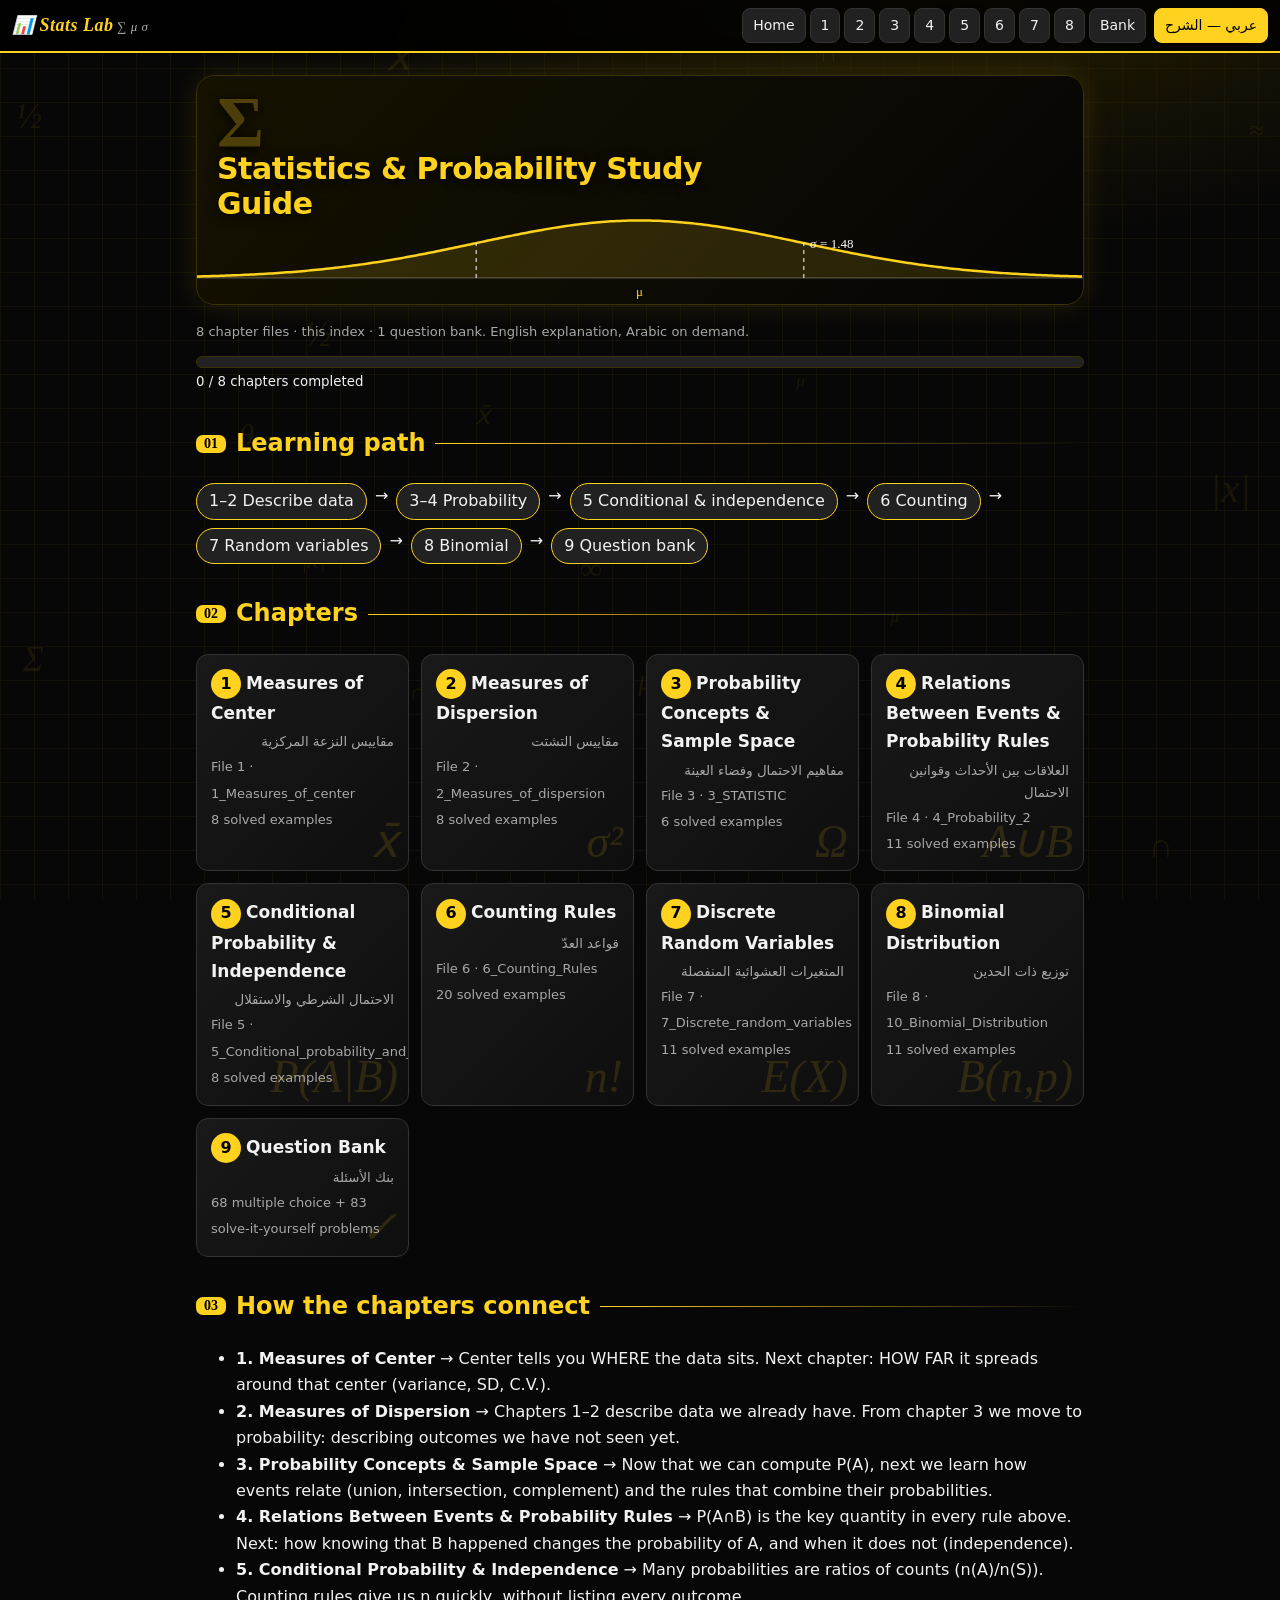
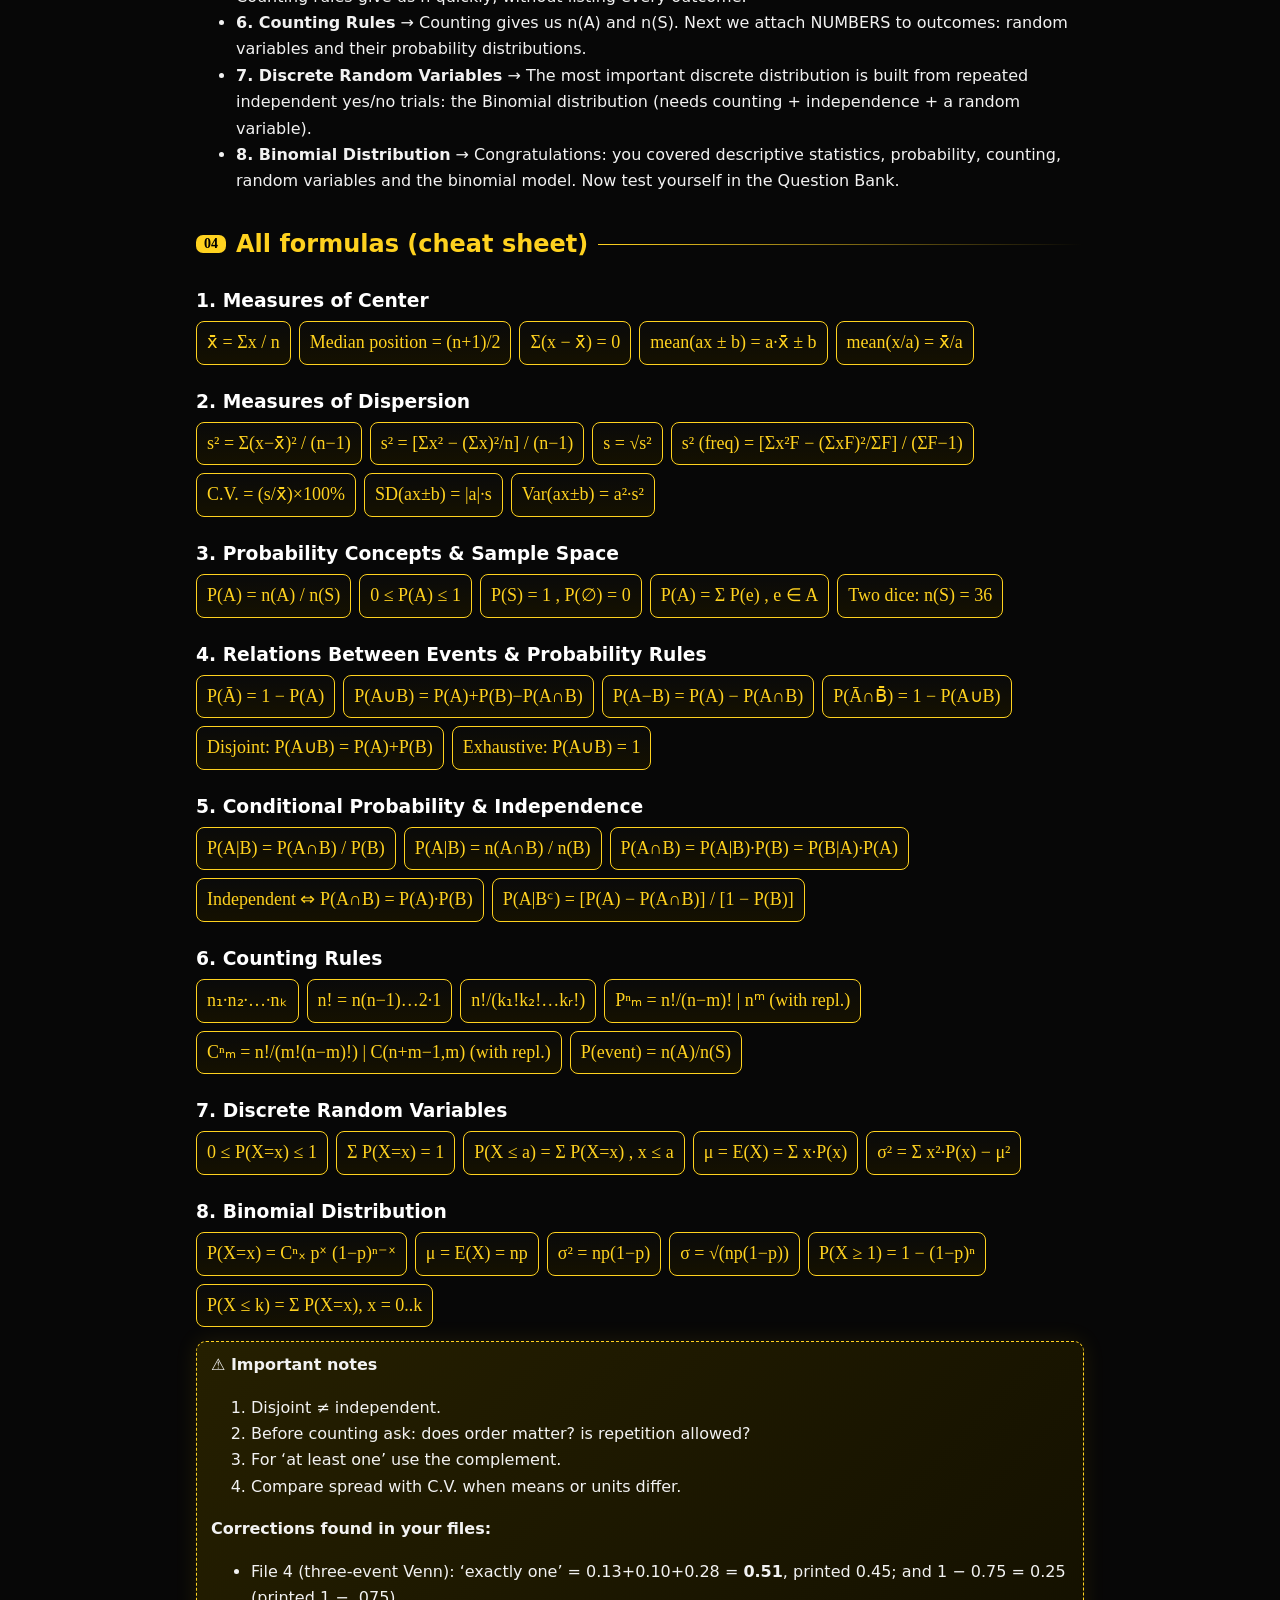
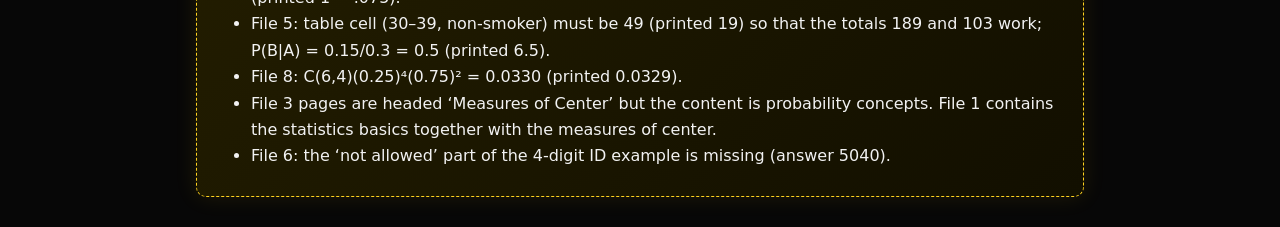
<file: index.html>
<!DOCTYPE html>
<html lang='en'>

<head>
    <meta charset='utf-8'>
    <meta name='viewport' content='width=device-width,initial-scale=1'>
    <title>Statistics & Probability Study Guide</title>
    <link rel='stylesheet' href='assets/style.css'>
</head>

<body data-p='00'><canvas id='bg'></canvas>
    <div id='sp'></div>
    <header><b>📊 Stats Lab</b>
        <nav><a href='index.html' class=''>Home</a><a href='01_Measures_of_Center.html' class=''>1</a><a
                href='02_Measures_of_Dispersion.html' class=''>2</a><a href='03_Probability_Concepts.html'
                class=''>3</a><a href='04_Probability_Rules.html' class=''>4</a><a
                href='05_Conditional_Probability_Independence.html' class=''>5</a><a href='06_Counting_Rules.html'
                class=''>6</a><a href='07_Discrete_Random_Variables.html' class=''>7</a><a
                href='08_Binomial_Distribution.html' class=''>8</a><a href='09_Question_Bank.html' class=''>Bank</a>
        </nav><button id='tr' class='y'>عربي — الشرح</button>
    </header>
    <main>
        <section class='hero'><canvas id='hv'></canvas>
            <div class='txt'>
                <div class='big'>Σ</div>
                <h1>Statistics & Probability Study Guide</h1>
                <div class='ar'>دليل الإحصاء والاحتمالات</div>
            </div>
        </section>
        <div class='ar'>دليل دراسة شامل: 8 فصول بنفس ترتيب ملفاتك + بنك أسئلة. اضغط زر (عربي) لإظهار الشرح العربي.</div>
        <p class='src'>8 chapter files · this index · 1 question bank. English explanation, Arabic on demand.</p>
        <div id='prog'>
            <div class='bar'><i></i></div><small id='pt'></small>
        </div>
        <h2>Learning path</h2>
        <div class='path'><span>1–2 Describe data</span>→<span>3–4 Probability</span>→<span>5 Conditional &
                independence</span>→<span>6 Counting</span>→<span>7 Random variables</span>→<span>8
                Binomial</span>→<span>9 Question bank</span></div>
        <h2>Chapters</h2>
        <div class='grid'><a class='card' data-k='1' href='01_Measures_of_Center.html'><i>1</i> <b>Measures of
                    Center</b><small>مقاييس النزعة المركزية</small><span class='src'>File 1 · 1_Measures_of_center<br>8
                    solved examples</span><u>x̄</u></a><a class='card' data-k='2'
                href='02_Measures_of_Dispersion.html'><i>2</i> <b>Measures of Dispersion</b><small>مقاييس
                    التشتت</small><span class='src'>File 2 · 2_Measures_of_dispersion<br>8 solved
                    examples</span><u>σ²</u></a><a class='card' data-k='3' href='03_Probability_Concepts.html'><i>3</i>
                <b>Probability Concepts & Sample Space</b><small>مفاهيم الاحتمال وفضاء العينة</small><span
                    class='src'>File 3 · 3_STATISTIC<br>6 solved examples</span><u>Ω</u></a><a class='card' data-k='4'
                href='04_Probability_Rules.html'><i>4</i> <b>Relations Between Events & Probability
                    Rules</b><small>العلاقات بين الأحداث وقوانين الاحتمال</small><span class='src'>File 4 ·
                    4_Probability_2<br>11 solved examples</span><u>A∪B</u></a><a class='card' data-k='5'
                href='05_Conditional_Probability_Independence.html'><i>5</i> <b>Conditional Probability &
                    Independence</b><small>الاحتمال الشرطي والاستقلال</small><span class='src'>File 5 ·
                    5_Conditional_probability_and_Independence<br>8 solved examples</span><u>P(A|B)</u></a><a
                class='card' data-k='6' href='06_Counting_Rules.html'><i>6</i> <b>Counting Rules</b><small>قواعد
                    العدّ</small><span class='src'>File 6 · 6_Counting_Rules<br>20 solved examples</span><u>n!</u></a><a
                class='card' data-k='7' href='07_Discrete_Random_Variables.html'><i>7</i> <b>Discrete Random
                    Variables</b><small>المتغيرات العشوائية المنفصلة</small><span class='src'>File 7 ·
                    7_Discrete_random_variables<br>11 solved examples</span><u>E(X)</u></a><a class='card' data-k='8'
                href='08_Binomial_Distribution.html'><i>8</i> <b>Binomial Distribution</b><small>توزيع ذات
                    الحدين</small><span class='src'>File 8 · 10_Binomial_Distribution<br>11 solved
                    examples</span><u>B(n,p)</u></a><a class='card' href='09_Question_Bank.html'><i>9</i> <b>Question
                    Bank</b><small>بنك الأسئلة</small><span class='src'>68 multiple choice + 83 solve-it-yourself
                    problems</span><u>✓</u></a></div>
        <h2>How the chapters connect</h2>
        <ul>
            <li><b>1. Measures of Center</b> → Center tells you WHERE the data sits. Next chapter: HOW FAR it spreads
                around that center (variance, SD, C.V.).</li>
            <li><b>2. Measures of Dispersion</b> → Chapters 1–2 describe data we already have. From chapter 3 we move to
                probability: describing outcomes we have not seen yet.</li>
            <li><b>3. Probability Concepts & Sample Space</b> → Now that we can compute P(A), next we learn how events
                relate (union, intersection, complement) and the rules that combine their probabilities.</li>
            <li><b>4. Relations Between Events & Probability Rules</b> → P(A∩B) is the key quantity in every rule above.
                Next: how knowing that B happened changes the probability of A, and when it does not (independence).
            </li>
            <li><b>5. Conditional Probability & Independence</b> → Many probabilities are ratios of counts (n(A)/n(S)).
                Counting rules give us n quickly, without listing every outcome.</li>
            <li><b>6. Counting Rules</b> → Counting gives us n(A) and n(S). Next we attach NUMBERS to outcomes: random
                variables and their probability distributions.</li>
            <li><b>7. Discrete Random Variables</b> → The most important discrete distribution is built from repeated
                independent yes/no trials: the Binomial distribution (needs counting + independence + a random
                variable).</li>
            <li><b>8. Binomial Distribution</b> → Congratulations: you covered descriptive statistics, probability,
                counting, random variables and the binomial model. Now test yourself in the Question Bank.</li>
        </ul>
        <h2>All formulas (cheat sheet)</h2>
        <h3>1. Measures of Center</h3>
        <div class='f'>
            <code>x̄ = Σx / n</code><code>Median position = (n+1)/2</code><code>Σ(x − x̄) = 0</code><code>mean(ax ± b) = a·x̄ ± b</code><code>mean(x/a) = x̄/a</code>
        </div>
        <h3>2. Measures of Dispersion</h3>
        <div class='f'>
            <code>s² = Σ(x−x̄)² / (n−1)</code><code>s² = [Σx² − (Σx)²/n] / (n−1)</code><code>s = √s²</code><code>s² (freq) = [Σx²F − (ΣxF)²/ΣF] / (ΣF−1)</code><code>C.V. = (s/x̄)×100%</code><code>SD(ax±b) = |a|·s</code><code>Var(ax±b) = a²·s²</code>
        </div>
        <h3>3. Probability Concepts & Sample Space</h3>
        <div class='f'>
            <code>P(A) = n(A) / n(S)</code><code>0 ≤ P(A) ≤ 1</code><code>P(S) = 1 , P(∅) = 0</code><code>P(A) = Σ P(e) , e ∈ A</code><code>Two dice: n(S) = 36</code>
        </div>
        <h3>4. Relations Between Events & Probability Rules</h3>
        <div class='f'>
            <code>P(Ā) = 1 − P(A)</code><code>P(A∪B) = P(A)+P(B)−P(A∩B)</code><code>P(A−B) = P(A) − P(A∩B)</code><code>P(Ā∩B̄) = 1 − P(A∪B)</code><code>Disjoint: P(A∪B) = P(A)+P(B)</code><code>Exhaustive: P(A∪B) = 1</code>
        </div>
        <h3>5. Conditional Probability & Independence</h3>
        <div class='f'>
            <code>P(A|B) = P(A∩B) / P(B)</code><code>P(A|B) = n(A∩B) / n(B)</code><code>P(A∩B) = P(A|B)·P(B) = P(B|A)·P(A)</code><code>Independent ⇔ P(A∩B) = P(A)·P(B)</code><code>P(A|Bᶜ) = [P(A) − P(A∩B)] / [1 − P(B)]</code>
        </div>
        <h3>6. Counting Rules</h3>
        <div class='f'>
            <code>n₁·n₂·…·nₖ</code><code>n! = n(n−1)…2·1</code><code>n!/(k₁!k₂!…kᵣ!)</code><code>Pⁿₘ = n!/(n−m)!   |  nᵐ (with repl.)</code><code>Cⁿₘ = n!/(m!(n−m)!)  |  C(n+m−1,m) (with repl.)</code><code>P(event) = n(A)/n(S)</code>
        </div>
        <h3>7. Discrete Random Variables</h3>
        <div class='f'>
            <code>0 ≤ P(X=x) ≤ 1</code><code>Σ P(X=x) = 1</code><code>P(X ≤ a) = Σ P(X=x) , x ≤ a</code><code>μ = E(X) = Σ x·P(x)</code><code>σ² = Σ x²·P(x) − μ²</code>
        </div>
        <h3>8. Binomial Distribution</h3>
        <div class='f'>
            <code>P(X=x) = Cⁿₓ pˣ (1−p)ⁿ⁻ˣ</code><code>μ = E(X) = np</code><code>σ² = np(1−p)</code><code>σ = √(np(1−p))</code><code>P(X ≥ 1) = 1 − (1−p)ⁿ</code><code>P(X ≤ k) = Σ P(X=x), x = 0..k</code>
        </div>
        <div class='tip'><b>⚠ Important notes</b>
            <ol>
                <li>Disjoint ≠ independent.</li>
                <li>Before counting ask: does order matter? is repetition allowed?</li>
                <li>For ‘at least one’ use the complement.</li>
                <li>Compare spread with C.V. when means or units differ.</li>
            </ol><b>Corrections found in your files:</b>
            <ul>
                <li>File 4 (three-event Venn): ‘exactly one’ = 0.13+0.10+0.28 = <b>0.51</b>, printed 0.45; and 1 − 0.75
                    = 0.25 (printed 1 − .075).</li>
                <li>File 5: table cell (30–39, non-smoker) must be 49 (printed 19) so that the totals 189 and 103 work;
                    P(B|A) = 0.15/0.3 = 0.5 (printed 6.5).</li>
                <li>File 8: C(6,4)(0.25)⁴(0.75)² = 0.0330 (printed 0.0329).</li>
                <li>File 3 pages are headed ‘Measures of Center’ but the content is probability concepts. File 1
                    contains the statistics basics together with the measures of center.</li>
                <li>File 6: the ‘not allowed’ part of the 4-digit ID example is missing (answer 5040).</li>
            </ul>
            <div class='ar'>ملاحظات مهمة: المتنافي ≠ المستقل. قبل العدّ اسأل: هل الترتيب مهم؟ هل يوجد إرجاع؟ وتصحيحات
                الملفات مذكورة أعلاه (0.51 بدل 0.45، والخلية 49 بدل 19، و0.5 بدل 6.5).</div>
        </div>
    </main>
    <script src='assets/app.js'></script>
    <script src='assets/fx.js'></script>
</body>

</html>
</file>
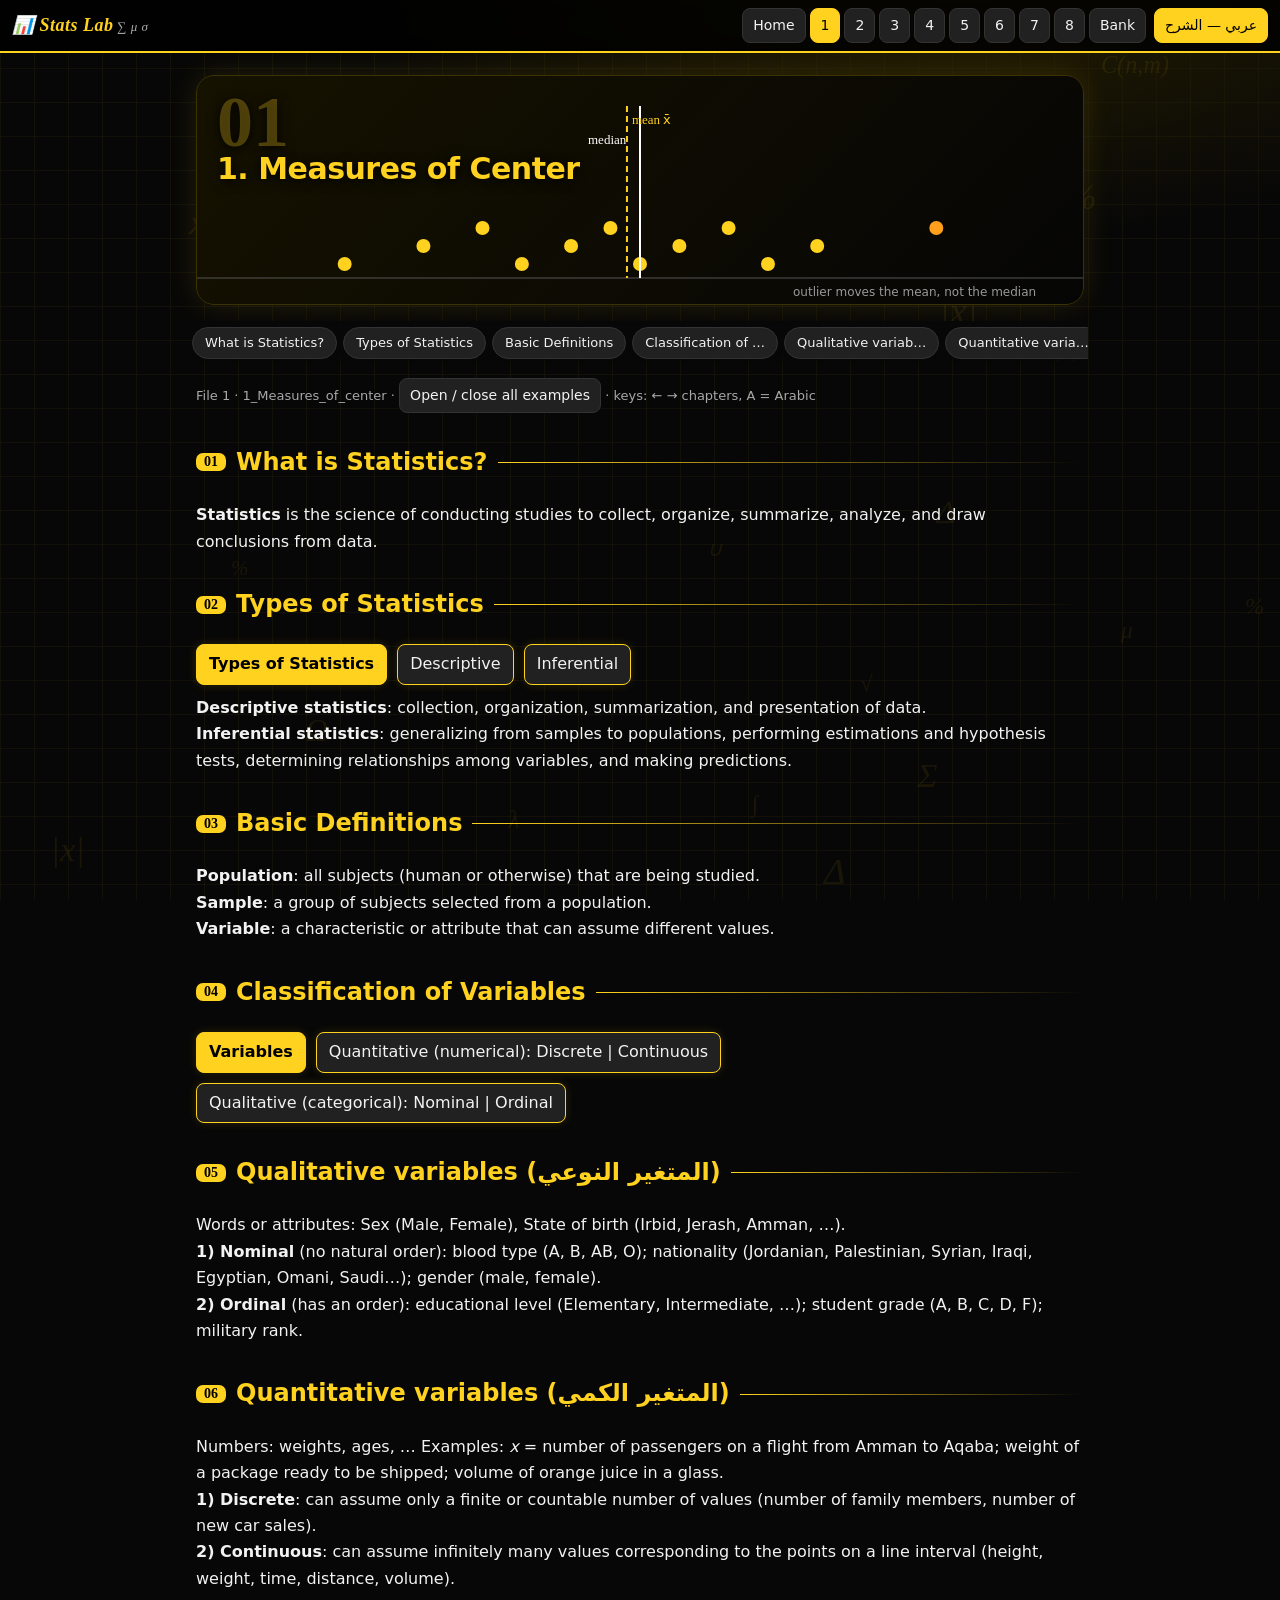
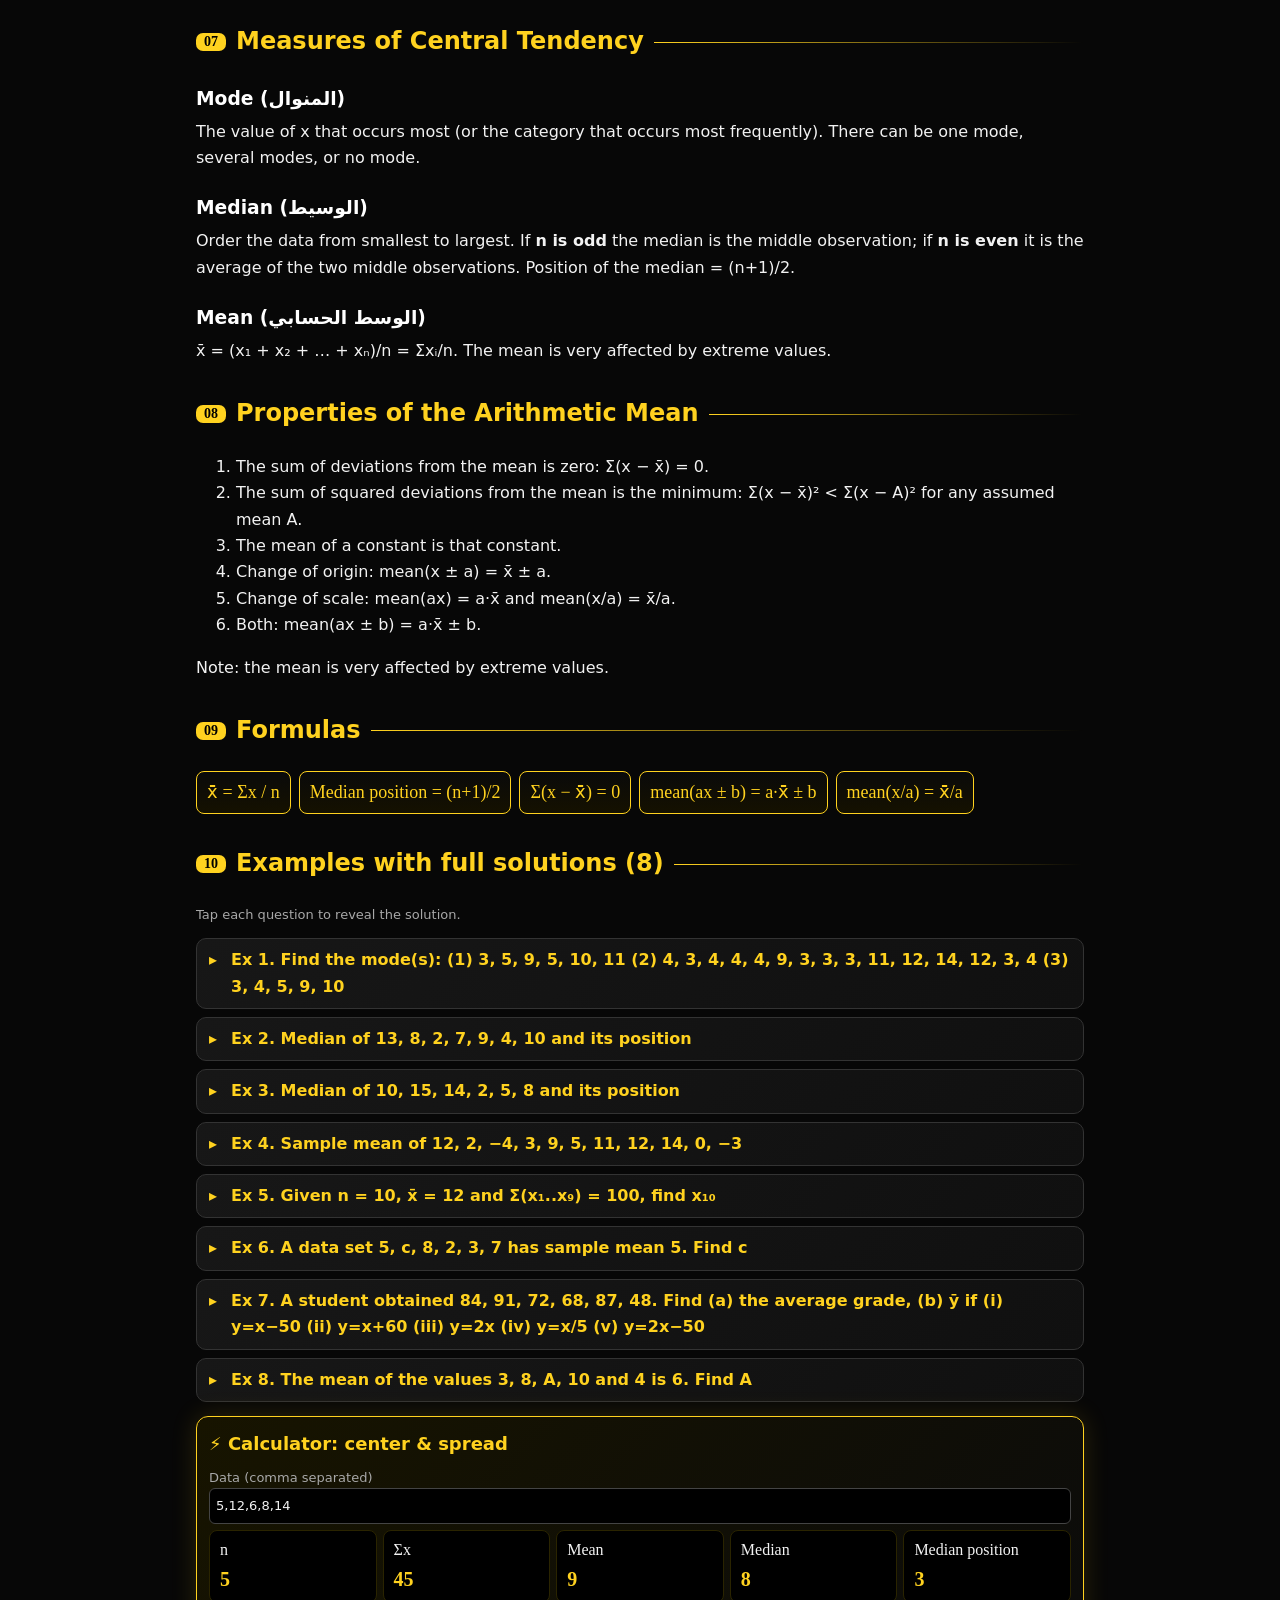
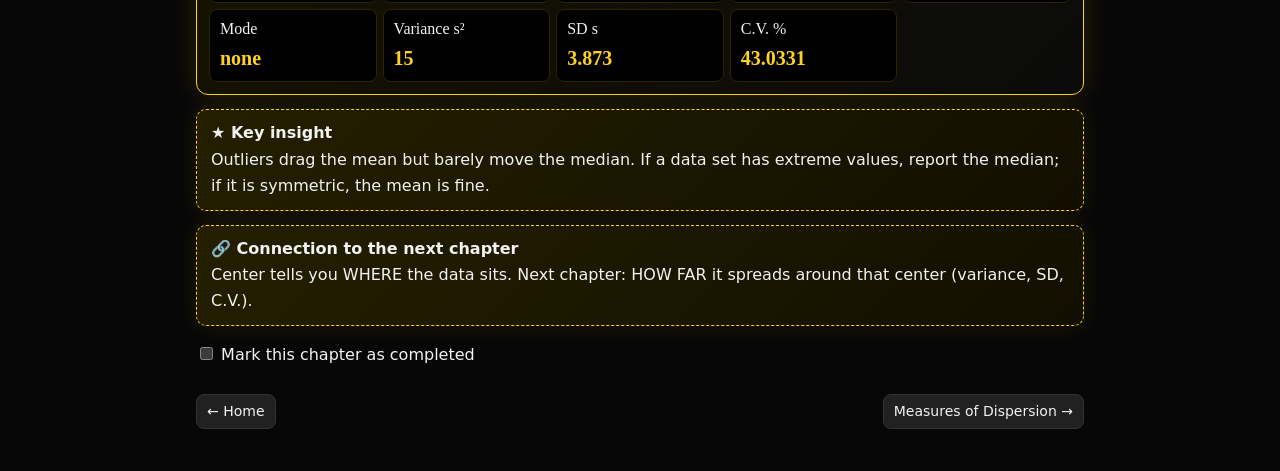
<file: 01_Measures_of_Center.html>
<!DOCTYPE html>
<html lang='en'>

<head>
    <meta charset='utf-8'>
    <meta name='viewport' content='width=device-width,initial-scale=1'>
    <title>1. Measures of Center</title>
    <link rel='stylesheet' href='assets/style.css'>
</head>

<body data-p='01'><canvas id='bg'></canvas>
    <div id='sp'></div>
    <header><b>📊 Stats Lab</b>
        <nav><a href='index.html' class=''>Home</a><a href='01_Measures_of_Center.html' class='on'>1</a><a
                href='02_Measures_of_Dispersion.html' class=''>2</a><a href='03_Probability_Concepts.html'
                class=''>3</a><a href='04_Probability_Rules.html' class=''>4</a><a
                href='05_Conditional_Probability_Independence.html' class=''>5</a><a href='06_Counting_Rules.html'
                class=''>6</a><a href='07_Discrete_Random_Variables.html' class=''>7</a><a
                href='08_Binomial_Distribution.html' class=''>8</a><a href='09_Question_Bank.html' class=''>Bank</a>
        </nav><button id='tr' class='y'>عربي — الشرح</button>
    </header>
    <main>
        <section class='hero'><canvas id='hv'></canvas>
            <div class='txt'>
                <div class='big'>01</div>
                <h1>1. Measures of Center</h1>
                <div class='ar'>مقاييس النزعة المركزية</div>
            </div>
        </section>
        <div class='toc'><a href='#s0'>What is Statistics?</a><a href='#s1'>Types of Statistics</a><a href='#s2'>Basic
                Definitions</a><a href='#s3'>Classification of …</a><a href='#s4'>Qualitative variab…</a><a
                href='#s5'>Quantitative varia…</a><a href='#s6'>Measures of Centra…</a><a href='#s7'>Properties of the
                …</a><a href='#fm'>Formulas</a><a href='#ex'>Examples</a><a href='#tool'>Try it</a></div>
        <p class='src'>File 1 · 1_Measures_of_center · <button id='openall'>Open / close all examples</button> · keys: ←
            → chapters, A = Arabic</p>
        <h2 id='s0'>What is Statistics?</h2>
        <p><b>Statistics</b> is the science of conducting studies to collect, organize, summarize, analyze, and draw
            conclusions from data.</p>
        <div class='ar'>الإحصاء هو العلم الذي يهتم بجمع المعلومات وتنظيمها وتحليلها واستخلاص النتائج.</div>
        <h2 id='s1'>Types of Statistics</h2>
        <p>
        <div class='tree'>
            <div class='r'>Types of Statistics</div>
            <div>Descriptive</div>
            <div>Inferential</div>
        </div><b>Descriptive statistics</b>: collection, organization, summarization, and presentation of
        data.<br><b>Inferential statistics</b>: generalizing from samples to populations, performing estimations and
        hypothesis tests, determining relationships among variables, and making predictions.</p>
        <div class='ar'>الوصفي: جمع البيانات وتنظيمها وتلخيصها وعرضها. الاستدلالي: التعميم من العينات إلى المجتمع، ويضم
            التقديرات واختبارات الفرضيات وتحديد العلاقات بين المتغيرات وصنع التنبؤات.</div>
        <h2 id='s2'>Basic Definitions</h2>
        <p><b>Population</b>: all subjects (human or otherwise) that are being studied.<br><b>Sample</b>: a group of
            subjects selected from a population.<br><b>Variable</b>: a characteristic or attribute that can assume
            different values.</p>
        <div class='ar'>المجتمع: جميع المفردات (بشر أو غيرهم) محل الدراسة. العينة: مجموعة مختارة من المجتمع. المتغير:
            خاصية أو صفة تأخذ قيماً مختلفة.</div>
        <h2 id='s3'>Classification of Variables</h2>
        <p>
        <div class='tree'>
            <div class='r'>Variables</div>
            <div>Quantitative (numerical): Discrete | Continuous</div>
            <div>Qualitative (categorical): Nominal | Ordinal</div>
        </div>
        </p>
        <div class='ar'>تصنيف المتغيرات: كمي (منفصل، متصل) ونوعي (اسمي، ترتيبي).</div>
        <h2 id='s4'>Qualitative variables (المتغير النوعي)</h2>
        <p>Words or attributes: Sex (Male, Female), State of birth (Irbid, Jerash, Amman, …).<br><b>1) Nominal</b> (no
            natural order): blood type (A, B, AB, O); nationality (Jordanian, Palestinian, Syrian, Iraqi, Egyptian,
            Omani, Saudi…); gender (male, female).<br><b>2) Ordinal</b> (has an order): educational level (Elementary,
            Intermediate, …); student grade (A, B, C, D, F); military rank.</p>
        <div class='ar'>المتغير النوعي يعبّر عن كلمات أو صفات. الاسمي بدون ترتيب (فصيلة الدم، الجنسية، الجنس)، والترتيبي
            له ترتيب (المستوى التعليمي، العلامة، الرتبة العسكرية).</div>
        <h2 id='s5'>Quantitative variables (المتغير الكمي)</h2>
        <p>Numbers: weights, ages, … Examples: <i>x</i> = number of passengers on a flight from Amman to Aqaba; weight
            of a package ready to be shipped; volume of orange juice in a glass.<br><b>1) Discrete</b>: can assume only
            a finite or countable number of values (number of family members, number of new car sales).<br><b>2)
                Continuous</b>: can assume infinitely many values corresponding to the points on a line interval
            (height, weight, time, distance, volume).</p>
        <div class='ar'>الكمي أرقام. المنفصل: قيم محدودة أو قابلة للعد (عدد أفراد الأسرة). المتصل: قيم لا نهائية على
            فترة (الطول، الوزن، الزمن، المسافة، الحجم).</div>
        <h2 id='s6'>Measures of Central Tendency</h2>
        <p>
        <h3>Mode (المنوال)</h3>The value of x that occurs most (or the category that occurs most frequently). There can
        be one mode, several modes, or no mode.<h3>Median (الوسيط)</h3>Order the data from smallest to largest. If <b>n
            is odd</b> the median is the middle observation; if <b>n is even</b> it is the average of the two middle
        observations. Position of the median = (n+1)/2.<h3>Mean (الوسط الحسابي)</h3>x̄ = (x₁ + x₂ + … + xₙ)/n = Σxᵢ/n.
        The mean is very affected by extreme values.</p>
        <div class='ar'>المنوال: القيمة الأكثر تكراراً. الوسيط: القيمة الوسطى بعد الترتيب (فردي: القيمة الوسطى، زوجي:
            متوسط القيمتين الوسطيتين) وموقعه (n+1)/2. الوسط الحسابي: المجموع ÷ العدد ويتأثر كثيراً بالقيم المتطرفة.
        </div>
        <h2 id='s7'>Properties of the Arithmetic Mean</h2>
        <p>
        <ol>
            <li>The sum of deviations from the mean is zero: Σ(x − x̄) = 0.</li>
            <li>The sum of squared deviations from the mean is the minimum: Σ(x − x̄)² &lt; Σ(x − A)² for any assumed
                mean A.</li>
            <li>The mean of a constant is that constant.</li>
            <li>Change of origin: mean(x ± a) = x̄ ± a.</li>
            <li>Change of scale: mean(ax) = a·x̄ and mean(x/a) = x̄/a.</li>
            <li>Both: mean(ax ± b) = a·x̄ ± b.</li>
        </ol>Note: the mean is very affected by extreme values.</p>
        <div class='ar'>خصائص الوسط: مجموع الانحرافات = 0؛ مجموع مربعات الانحرافات أصغر ما يمكن؛ وسط الثابت هو الثابت؛
            الإضافة تغيّر الوسط بنفس المقدار؛ الضرب يضرب الوسط؛ والتحويل الخطي mean(ax±b)=a·x̄±b.</div>
        <h2 id='fm'>Formulas</h2>
        <div class='f'>
            <code>x̄ = Σx / n</code><code>Median position = (n+1)/2</code><code>Σ(x − x̄) = 0</code><code>mean(ax ± b) = a·x̄ ± b</code><code>mean(x/a) = x̄/a</code>
        </div>
        <h2 id='ex'>Examples with full solutions (8)</h2>
        <p class='src'>Tap each question to reveal the solution.</p>
        <details>
            <summary>Ex 1. Find the mode(s): (1) 3, 5, 9, 5, 10, 11 (2) 4, 3, 4, 4, 4, 9, 3, 3, 3, 11, 12, 14, 12, 3, 4
                (3) 3, 4, 5, 9, 10</summary>
            <p>(1) Mode = 5 (appears twice).<br>(2) 3 and 4 each appear 5 times → modes are 3 and 4 (bimodal).<br>(3) No
                value repeats → no mode.</p>
        </details>
        <details>
            <summary>Ex 2. Median of 13, 8, 2, 7, 9, 4, 10 and its position</summary>
            <p>Sort: 2, 4, 7, 8, 9, 10, 13 (n = 7, odd).<br>Median = 8. Position = ½(7+1) = 4.</p>
        </details>
        <details>
            <summary>Ex 3. Median of 10, 15, 14, 2, 5, 8 and its position</summary>
            <p>Sort: 2, 5, 8, 10, 14, 15 (n = 6, even).<br>Median = (8+10)/2 = 9. Position = ½(6+1) = 3.5 (between the
                3rd and 4th).</p>
        </details>
        <details>
            <summary>Ex 4. Sample mean of 12, 2, −4, 3, 9, 5, 11, 12, 14, 0, −3</summary>
            <p>Σx = 12+2+(−4)+3+9+5+11+12+14+0+(−3) = 61, n = 11.<br>x̄ = 61/11 = 5.55.</p>
        </details>
        <details>
            <summary>Ex 5. Given n = 10, x̄ = 12 and Σ(x₁..x₉) = 100, find x₁₀</summary>
            <p>Total = n·x̄ = 10·12 = 120.<br>x₁₀ = 120 − 100 = <b>20</b>.</p>
        </details>
        <details>
            <summary>Ex 6. A data set 5, c, 8, 2, 3, 7 has sample mean 5. Find c</summary>
            <p>Σx must be 6·5 = 30. Known sum = 5+8+2+3+7 = 25.<br>25 + c = 30 → <b>c = 5</b>.</p>
        </details>
        <details>
            <summary>Ex 7. A student obtained 84, 91, 72, 68, 87, 48. Find (a) the average grade, (b) ȳ if (i) y=x−50
                (ii) y=x+60 (iii) y=2x (iv) y=x/5 (v) y=2x−50</summary>
            <p>(a) Σx = 450, x̄ = 450/6 = 75.<br>(b)(i) ȳ = 75 − 50 = 25<br>(ii) ȳ = 75 + 60 = 135<br>(iii) ȳ = 2·75 =
                150<br>(iv) ȳ = 75/5 = 15<br>(v) ȳ = 2·75 − 50 = 100</p>
        </details>
        <details>
            <summary>Ex 8. The mean of the values 3, 8, A, 10 and 4 is 6. Find A</summary>
            <p>Σx = 25 + A, n = 5. (25 + A)/5 = 6 → 25 + A = 30 → <b>A = 5</b>.</p>
        </details>
        <div class='w' id='tool' data-w='stat'></div>
        <div class='tip'><b>★ Key insight</b><br>Outliers drag the mean but barely move the median. If a data set has
            extreme values, report the median; if it is symmetric, the mean is fine.<div class='ar'>القيم المتطرفة تسحب
                الوسط الحسابي ولا تؤثر كثيراً على الوسيط. عند وجود قيم شاذة استخدم الوسيط.</div>
        </div>
        <div class='tip'><b>🔗 Connection to the next chapter</b><br>Center tells you WHERE the data sits. Next chapter:
            HOW FAR it spreads around that center (variance, SD, C.V.).<div class='ar'>المركز يخبرنا أين تتركز البيانات،
                والفصل التالي يقيس مدى انتشارها حوله.</div>
        </div>
        <p><label><input type='checkbox' id='done' data-k='1' style='width:auto'> Mark this chapter as completed</label>
        </p>
        <div class='pn'><a class='btn' href='index.html'>← Home</a><a class='btn y'
                href='02_Measures_of_Dispersion.html'>Measures of Dispersion →</a></div>
    </main>
    <script src='assets/app.js'></script>
    <script src='assets/fx.js'></script>
</body>

</html>
</file>
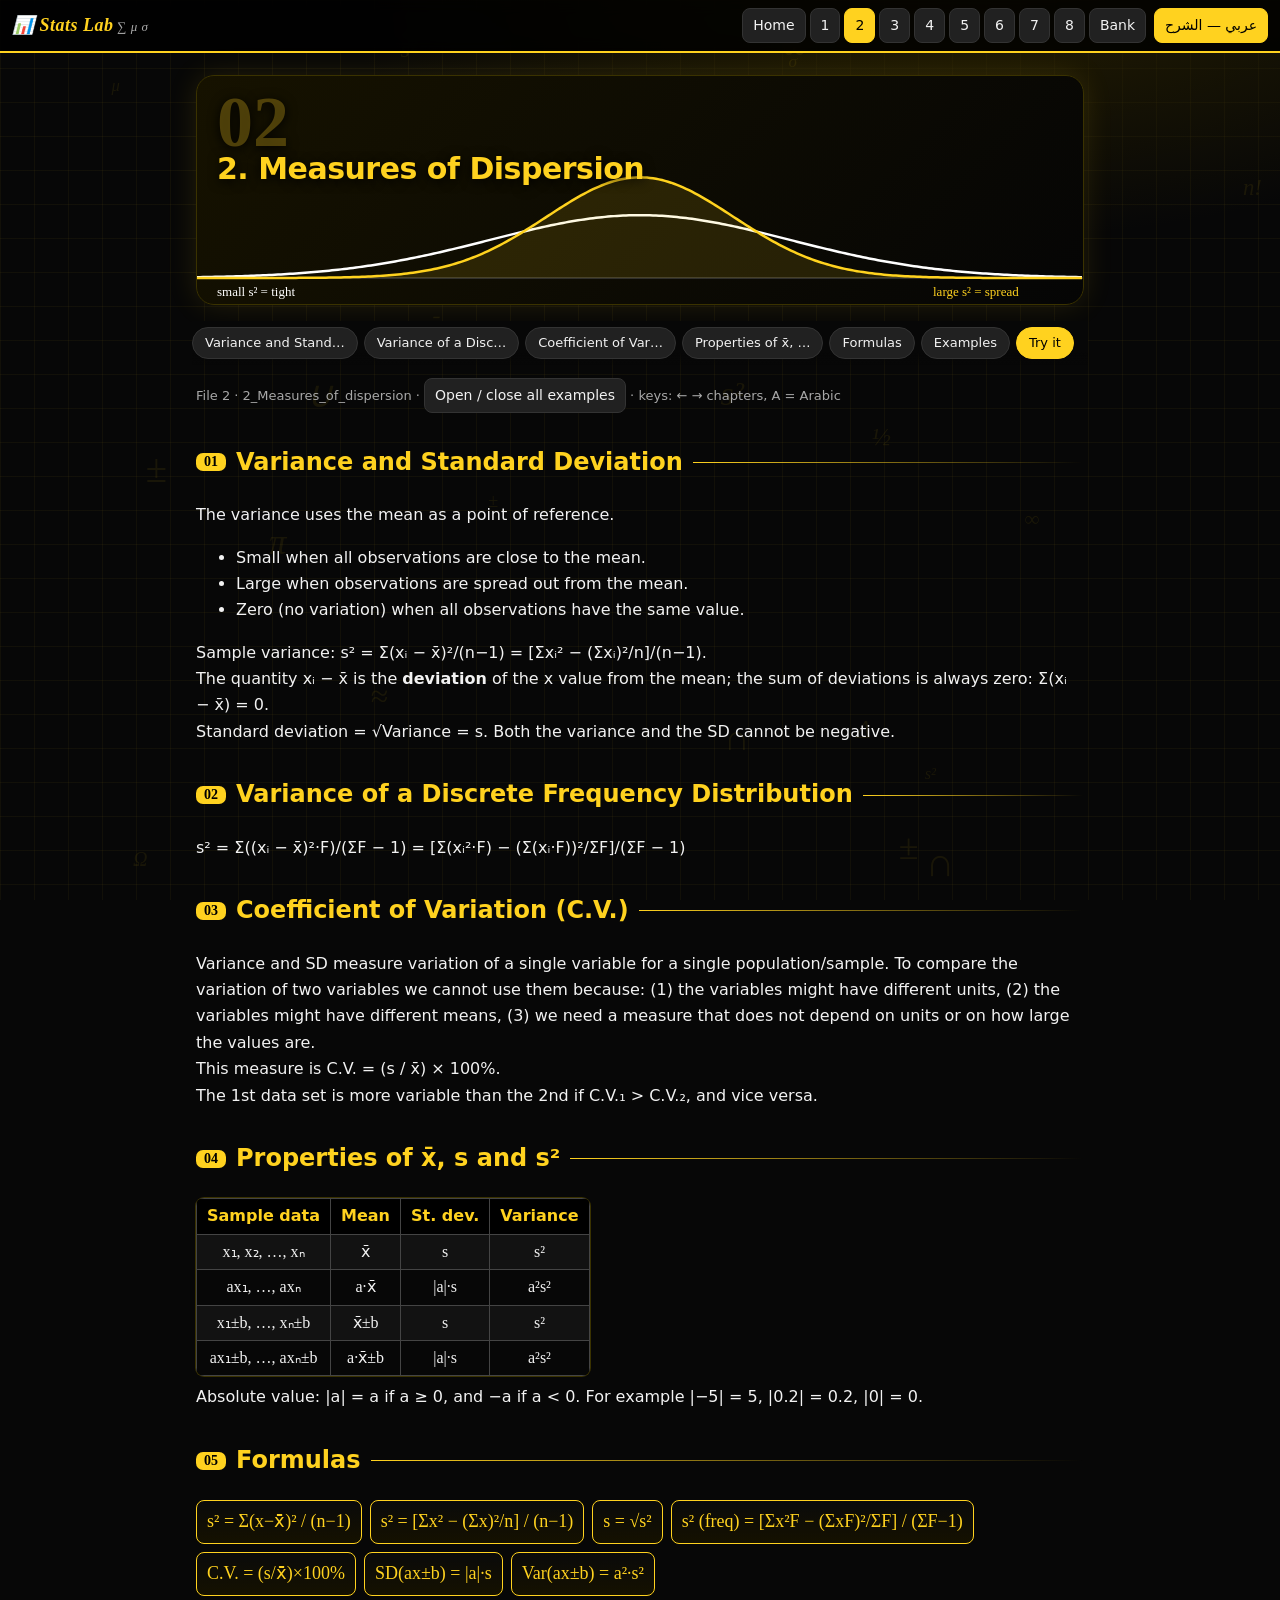
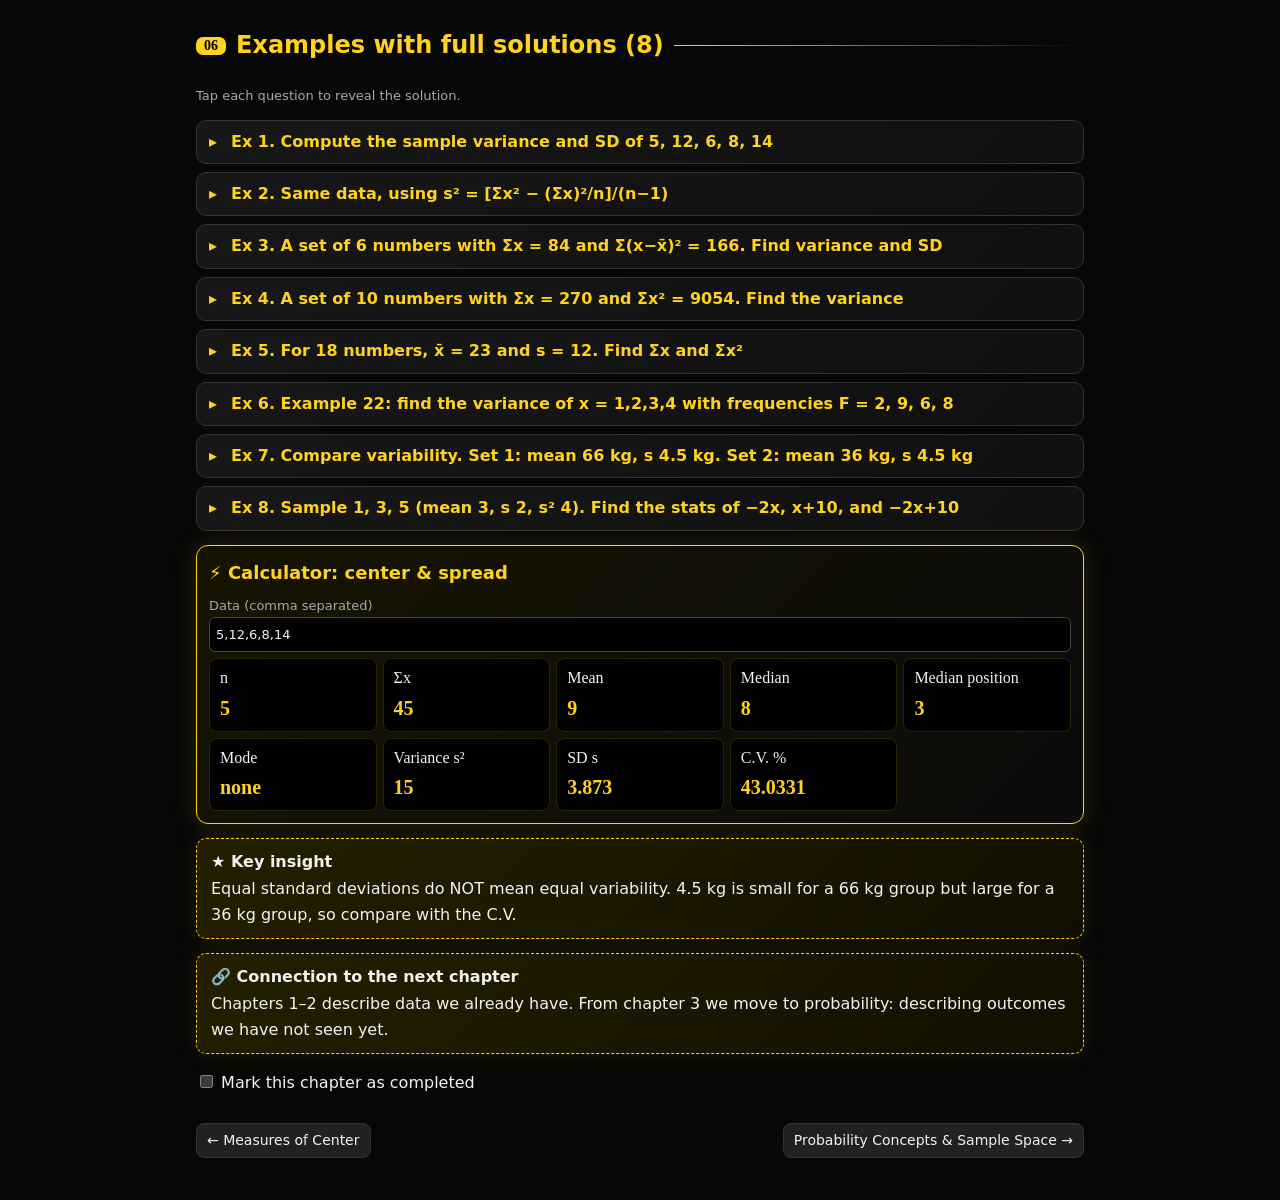
<file: 02_Measures_of_Dispersion.html>
<!DOCTYPE html>
<html lang='en'>

<head>
    <meta charset='utf-8'>
    <meta name='viewport' content='width=device-width,initial-scale=1'>
    <title>2. Measures of Dispersion</title>
    <link rel='stylesheet' href='assets/style.css'>
</head>

<body data-p='02'><canvas id='bg'></canvas>
    <div id='sp'></div>
    <header><b>📊 Stats Lab</b>
        <nav><a href='index.html' class=''>Home</a><a href='01_Measures_of_Center.html' class=''>1</a><a
                href='02_Measures_of_Dispersion.html' class='on'>2</a><a href='03_Probability_Concepts.html'
                class=''>3</a><a href='04_Probability_Rules.html' class=''>4</a><a
                href='05_Conditional_Probability_Independence.html' class=''>5</a><a href='06_Counting_Rules.html'
                class=''>6</a><a href='07_Discrete_Random_Variables.html' class=''>7</a><a
                href='08_Binomial_Distribution.html' class=''>8</a><a href='09_Question_Bank.html' class=''>Bank</a>
        </nav><button id='tr' class='y'>عربي — الشرح</button>
    </header>
    <main>
        <section class='hero'><canvas id='hv'></canvas>
            <div class='txt'>
                <div class='big'>02</div>
                <h1>2. Measures of Dispersion</h1>
                <div class='ar'>مقاييس التشتت</div>
            </div>
        </section>
        <div class='toc'><a href='#s0'>Variance and Stand…</a><a href='#s1'>Variance of a Disc…</a><a
                href='#s2'>Coefficient of Var…</a><a href='#s3'>Properties of x̄, …</a><a href='#fm'>Formulas</a><a
                href='#ex'>Examples</a><a href='#tool'>Try it</a></div>
        <p class='src'>File 2 · 2_Measures_of_dispersion · <button id='openall'>Open / close all examples</button> ·
            keys: ← → chapters, A = Arabic</p>
        <h2 id='s0'>Variance and Standard Deviation</h2>
        <p>The variance uses the mean as a point of reference.
        <ul>
            <li>Small when all observations are close to the mean.</li>
            <li>Large when observations are spread out from the mean.</li>
            <li>Zero (no variation) when all observations have the same value.</li>
        </ul>Sample variance: s² = Σ(xᵢ − x̄)²/(n−1) = [Σxᵢ² − (Σxᵢ)²/n]/(n−1).<br>The quantity xᵢ − x̄ is the
        <b>deviation</b> of the x value from the mean; the sum of deviations is always zero: Σ(xᵢ − x̄) = 0.<br>Standard
        deviation = √Variance = s. Both the variance and the SD cannot be negative.</p>
        <div class='ar'>التباين يستخدم الوسط كمرجع: صغير إذا اقتربت القيم منه، كبير إذا تباعدت، وصفر إذا تساوت كلها.
            الانحراف المعياري = الجذر التربيعي للتباين ولا يكونان سالبين أبداً، ومجموع الانحرافات عن الوسط = 0.</div>
        <h2 id='s1'>Variance of a Discrete Frequency Distribution</h2>
        <p>s² = Σ((xᵢ − x̄)²·F)/(ΣF − 1) = [Σ(xᵢ²·F) − (Σ(xᵢ·F))²/ΣF]/(ΣF − 1)</p>
        <div class='ar'>تباين التوزيع التكراري: نضرب كل قيمة بتكرارها F ونقسم على (مجموع التكرارات − 1).</div>
        <h2 id='s2'>Coefficient of Variation (C.V.)</h2>
        <p>Variance and SD measure variation of a single variable for a single population/sample. To compare the
            variation of two variables we cannot use them because: (1) the variables might have different units, (2) the
            variables might have different means, (3) we need a measure that does not depend on units or on how large
            the values are.<br>This measure is C.V. = (s / x̄) × 100%.<br>The 1st data set is more variable than the 2nd
            if C.V.₁ &gt; C.V.₂, and vice versa.</p>
        <div class='ar'>معامل الاختلاف يقارن تشتت متغيرين مختلفين بالوحدات أو الأوساط. C.V.=(s/x̄)×100%. المجموعة ذات
            المعامل الأكبر تشتتها أكبر.</div>
        <h2 id='s3'>Properties of x̄, s and s²</h2>
        <p>
        <table>
            <tr>
                <th>Sample data</th>
                <th>Mean</th>
                <th>St. dev.</th>
                <th>Variance</th>
            </tr>
            <tr>
                <td>x₁, x₂, …, xₙ</td>
                <td>x̄</td>
                <td>s</td>
                <td>s²</td>
            </tr>
            <tr>
                <td>ax₁, …, axₙ</td>
                <td>a·x̄</td>
                <td>|a|·s</td>
                <td>a²s²</td>
            </tr>
            <tr>
                <td>x₁±b, …, xₙ±b</td>
                <td>x̄±b</td>
                <td>s</td>
                <td>s²</td>
            </tr>
            <tr>
                <td>ax₁±b, …, axₙ±b</td>
                <td>a·x̄±b</td>
                <td>|a|·s</td>
                <td>a²s²</td>
            </tr>
        </table>Absolute value: |a| = a if a ≥ 0, and −a if a &lt; 0. For example |−5| = 5, |0.2| = 0.2, |0| = 0.</p>
        <div class='ar'>التحويل الخطي: الوسط a·x̄±b، الانحراف المعياري |a|·s، التباين a²s². الإضافة لا تغيّر التشتت.
        </div>
        <h2 id='fm'>Formulas</h2>
        <div class='f'>
            <code>s² = Σ(x−x̄)² / (n−1)</code><code>s² = [Σx² − (Σx)²/n] / (n−1)</code><code>s = √s²</code><code>s² (freq) = [Σx²F − (ΣxF)²/ΣF] / (ΣF−1)</code><code>C.V. = (s/x̄)×100%</code><code>SD(ax±b) = |a|·s</code><code>Var(ax±b) = a²·s²</code>
        </div>
        <h2 id='ex'>Examples with full solutions (8)</h2>
        <p class='src'>Tap each question to reveal the solution.</p>
        <details>
            <summary>Ex 1. Compute the sample variance and SD of 5, 12, 6, 8, 14</summary>
            <p>x̄ = 45/5 = 9.<br>Deviations: −4, 3, −3, −1, 5 (sum 0). Squares: 16, 9, 9, 1, 25 → Σ = 60.<br>s² = 60/4 =
                <b>15</b>, s = √15 = <b>3.87</b>.</p>
        </details>
        <details>
            <summary>Ex 2. Same data, using s² = [Σx² − (Σx)²/n]/(n−1)</summary>
            <p>Σx² = 25+144+36+64+196 = 465, Σx = 45.<br>s² = (465 − 45²/5)/4 = (465 − 405)/4 = 15. s = 3.87.</p>
        </details>
        <details>
            <summary>Ex 3. A set of 6 numbers with Σx = 84 and Σ(x−x̄)² = 166. Find variance and SD</summary>
            <p>s² = 166/(6−1) = <b>33.2</b>. s = √33.2 = <b>5.76</b>.</p>
        </details>
        <details>
            <summary>Ex 4. A set of 10 numbers with Σx = 270 and Σx² = 9054. Find the variance</summary>
            <p>s² = (9054 − 270²/10)/9 = (9054 − 7290)/9 = 1764/9 = <b>196</b> (s = 14).</p>
        </details>
        <details>
            <summary>Ex 5. For 18 numbers, x̄ = 23 and s = 12. Find Σx and Σx²</summary>
            <p>Σx = 23·18 = <b>414</b>.<br>s² = [Σx² − 414²/18]/17 → 144 = [Σx² − 9522]/17 → Σx² = 144·17 + 9522 = 2448
                + 9522 = <b>11970</b>.</p>
        </details>
        <details>
            <summary>Ex 6. Example 22: find the variance of x = 1,2,3,4 with frequencies F = 2, 9, 6, 8</summary>
            <p>x·F = 2, 18, 18, 32 → Σ = 70. x²·F = 2, 36, 54, 128 → Σ = 220. ΣF = 25.<br>s² = (220 − 70²/25)/24 = (220
                − 196)/24 = <b>1</b>.</p>
        </details>
        <details>
            <summary>Ex 7. Compare variability. Set 1: mean 66 kg, s 4.5 kg. Set 2: mean 36 kg, s 4.5 kg</summary>
            <p>C.V.₁ = 4.5/66 ×100 = 6.8%. C.V.₂ = 4.5/36 ×100 = 12.5%.<br>C.V.₁ &lt; C.V.₂ → the <b>second set</b> has
                larger variability.</p>
        </details>
        <details>
            <summary>Ex 8. Sample 1, 3, 5 (mean 3, s 2, s² 4). Find the stats of −2x, x+10, and −2x+10</summary>
            <p>−2x: −2, −6, −10 → mean −6, SD 4, var 16.<br>x+10: 11, 13, 15 → mean 13, SD 2, var 4.<br>−2x+10: 8, 4, 0
                → mean 4, SD 4, var 16.</p>
        </details>
        <div class='w' id='tool' data-w='stat'></div>
        <div class='tip'><b>★ Key insight</b><br>Equal standard deviations do NOT mean equal variability. 4.5 kg is
            small for a 66 kg group but large for a 36 kg group, so compare with the C.V.<div class='ar'>تساوي الانحراف
                المعياري لا يعني تساوي التشتت؛ عند اختلاف الأوساط أو الوحدات قارن بمعامل الاختلاف.</div>
        </div>
        <div class='tip'><b>🔗 Connection to the next chapter</b><br>Chapters 1–2 describe data we already have. From
            chapter 3 we move to probability: describing outcomes we have not seen yet.<div class='ar'>الفصلان 1 و2
                يصفان بيانات موجودة، ومن الفصل 3 ننتقل للاحتمالات: وصف نتائج لم تحدث بعد.</div>
        </div>
        <p><label><input type='checkbox' id='done' data-k='2' style='width:auto'> Mark this chapter as completed</label>
        </p>
        <div class='pn'><a class='btn' href='01_Measures_of_Center.html'>← Measures of Center</a><a class='btn y'
                href='03_Probability_Concepts.html'>Probability Concepts & Sample Space →</a></div>
    </main>
    <script src='assets/app.js'></script>
    <script src='assets/fx.js'></script>
</body>

</html>
</file>
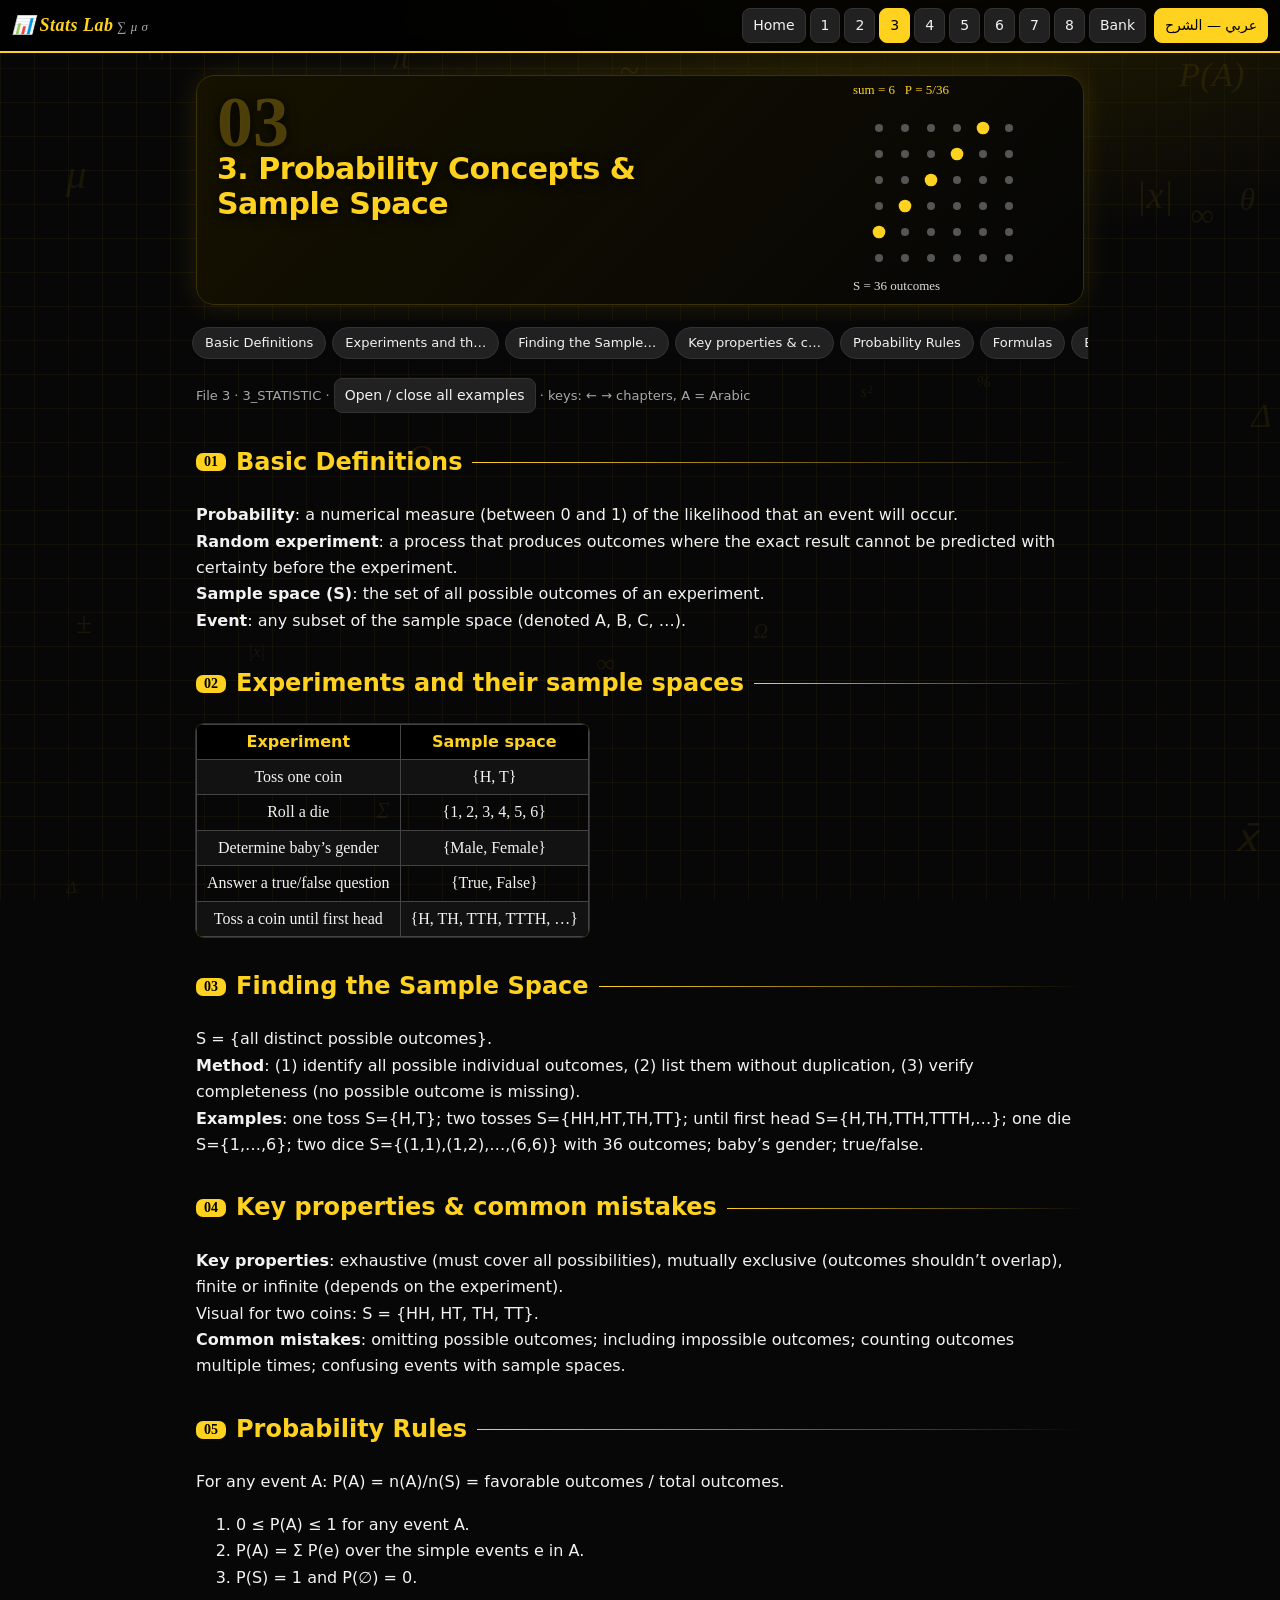
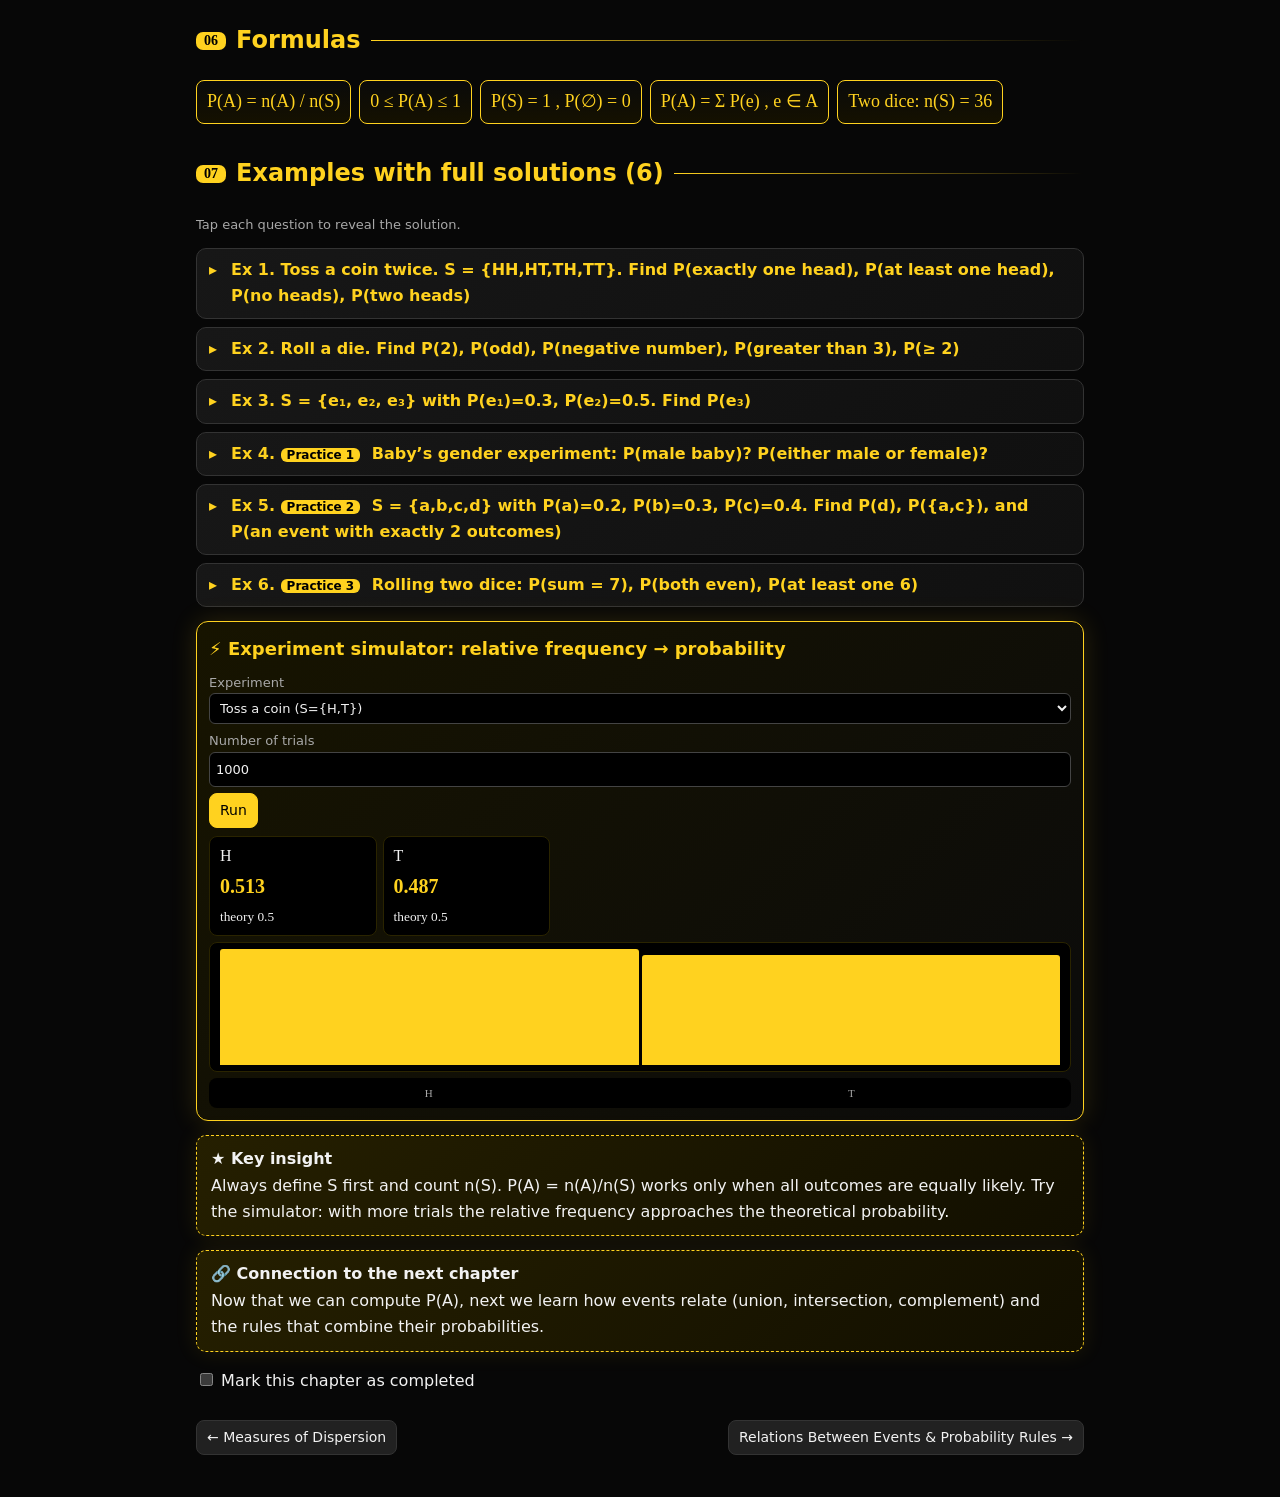
<file: 03_Probability_Concepts.html>
<!DOCTYPE html>
<html lang='en'>

<head>
    <meta charset='utf-8'>
    <meta name='viewport' content='width=device-width,initial-scale=1'>
    <title>3. Probability Concepts & Sample Space</title>
    <link rel='stylesheet' href='assets/style.css'>
</head>

<body data-p='03'><canvas id='bg'></canvas>
    <div id='sp'></div>
    <header><b>📊 Stats Lab</b>
        <nav><a href='index.html' class=''>Home</a><a href='01_Measures_of_Center.html' class=''>1</a><a
                href='02_Measures_of_Dispersion.html' class=''>2</a><a href='03_Probability_Concepts.html'
                class='on'>3</a><a href='04_Probability_Rules.html' class=''>4</a><a
                href='05_Conditional_Probability_Independence.html' class=''>5</a><a href='06_Counting_Rules.html'
                class=''>6</a><a href='07_Discrete_Random_Variables.html' class=''>7</a><a
                href='08_Binomial_Distribution.html' class=''>8</a><a href='09_Question_Bank.html' class=''>Bank</a>
        </nav><button id='tr' class='y'>عربي — الشرح</button>
    </header>
    <main>
        <section class='hero'><canvas id='hv'></canvas>
            <div class='txt'>
                <div class='big'>03</div>
                <h1>3. Probability Concepts & Sample Space</h1>
                <div class='ar'>مفاهيم الاحتمال وفضاء العينة</div>
            </div>
        </section>
        <div class='toc'><a href='#s0'>Basic Definitions</a><a href='#s1'>Experiments and th…</a><a href='#s2'>Finding
                the Sample…</a><a href='#s3'>Key properties & c…</a><a href='#s4'>Probability Rules</a><a
                href='#fm'>Formulas</a><a href='#ex'>Examples</a><a href='#tool'>Try it</a></div>
        <p class='src'>File 3 · 3_STATISTIC · <button id='openall'>Open / close all examples</button> · keys: ← →
            chapters, A = Arabic</p>
        <h2 id='s0'>Basic Definitions</h2>
        <p><b>Probability</b>: a numerical measure (between 0 and 1) of the likelihood that an event will
            occur.<br><b>Random experiment</b>: a process that produces outcomes where the exact result cannot be
            predicted with certainty before the experiment.<br><b>Sample space (S)</b>: the set of all possible outcomes
            of an experiment.<br><b>Event</b>: any subset of the sample space (denoted A, B, C, …).</p>
        <div class='ar'>الاحتمال مقياس بين 0 و1 لإمكانية وقوع حدث. التجربة العشوائية نتيجتها غير معروفة مسبقاً. فضاء
            العينة S مجموعة كل النتائج الممكنة. الحدث أي مجموعة جزئية من S.</div>
        <h2 id='s1'>Experiments and their sample spaces</h2>
        <p>
        <table>
            <tr>
                <th>Experiment</th>
                <th>Sample space</th>
            </tr>
            <tr>
                <td>Toss one coin</td>
                <td>{H, T}</td>
            </tr>
            <tr>
                <td>Roll a die</td>
                <td>{1, 2, 3, 4, 5, 6}</td>
            </tr>
            <tr>
                <td>Determine baby’s gender</td>
                <td>{Male, Female}</td>
            </tr>
            <tr>
                <td>Answer a true/false question</td>
                <td>{True, False}</td>
            </tr>
            <tr>
                <td>Toss a coin until first head</td>
                <td>{H, TH, TTH, TTTH, …}</td>
            </tr>
        </table>
        </p>
        <div class='ar'>أمثلة على فضاءات العينة: قطعة نقود، حجر نرد، جنس مولود، سؤال صح/خطأ، وإلقاء عملة حتى ظهور أول
            صورة (فضاء لا نهائي).</div>
        <h2 id='s2'>Finding the Sample Space</h2>
        <p>S = {all distinct possible outcomes}.<br><b>Method</b>: (1) identify all possible individual outcomes, (2)
            list them without duplication, (3) verify completeness (no possible outcome is missing).<br><b>Examples</b>:
            one toss S={H,T}; two tosses S={HH,HT,TH,TT}; until first head S={H,TH,TTH,TTTH,…}; one die S={1,…,6}; two
            dice S={(1,1),(1,2),…,(6,6)} with 36 outcomes; baby’s gender; true/false.</p>
        <div class='ar'>خطوات إيجاد فضاء العينة: حدد كل النتائج، اكتبها بدون تكرار، وتأكد أنك لم تنس أي نتيجة.</div>
        <h2 id='s3'>Key properties & common mistakes</h2>
        <p><b>Key properties</b>: exhaustive (must cover all possibilities), mutually exclusive (outcomes shouldn’t
            overlap), finite or infinite (depends on the experiment).<br>Visual for two coins: S = {HH, HT, TH,
            TT}.<br><b>Common mistakes</b>: omitting possible outcomes; including impossible outcomes; counting outcomes
            multiple times; confusing events with sample spaces.</p>
        <div class='ar'>الفضاء شامل ومتنافي النتائج وقد يكون محدوداً أو لا نهائياً. أخطاء شائعة: نسيان نتائج، إضافة
            نتائج مستحيلة، تكرار العدّ، الخلط بين الحدث وفضاء العينة.</div>
        <h2 id='s4'>Probability Rules</h2>
        <p>For any event A: P(A) = n(A)/n(S) = favorable outcomes / total outcomes.
        <ol>
            <li>0 ≤ P(A) ≤ 1 for any event A.</li>
            <li>P(A) = Σ P(e) over the simple events e in A.</li>
            <li>P(S) = 1 and P(∅) = 0.</li>
        </ol>
        </p>
        <div class='ar'>P(A)=عدد النتائج المناسبة ÷ عدد كل النتائج. الاحتمال بين 0 و1، واحتمال الحدث = مجموع احتمالات
            نتائجه البسيطة، P(S)=1 و P(∅)=0.</div>
        <h2 id='fm'>Formulas</h2>
        <div class='f'>
            <code>P(A) = n(A) / n(S)</code><code>0 ≤ P(A) ≤ 1</code><code>P(S) = 1 , P(∅) = 0</code><code>P(A) = Σ P(e) , e ∈ A</code><code>Two dice: n(S) = 36</code>
        </div>
        <h2 id='ex'>Examples with full solutions (6)</h2>
        <p class='src'>Tap each question to reveal the solution.</p>
        <details>
            <summary>Ex 1. Toss a coin twice. S = {HH,HT,TH,TT}. Find P(exactly one head), P(at least one head), P(no
                heads), P(two heads)</summary>
            <p>n(S)=4.<br>Exactly one head: {HT,TH} → 2/4 = 0.5.<br>At least one head: {HH,HT,TH} → 3/4 = 0.75.<br>No
                heads: {TT} → 1/4 = 0.25.<br>Two heads: {HH} → 1/4 = 0.25.</p>
        </details>
        <details>
            <summary>Ex 2. Roll a die. Find P(2), P(odd), P(negative number), P(greater than 3), P(≥ 2)</summary>
            <p>n(S)=6.<br>P(2) = 1/6 ≈ 0.1667. P({1,3,5}) = 3/6 = 0.5.<br>Negative number: impossible event, P(∅) =
                0.<br>P({4,5,6}) = 3/6 = 0.5. P({2,3,4,5,6}) = 5/6 ≈ 0.8333.</p>
        </details>
        <details>
            <summary>Ex 3. S = {e₁, e₂, e₃} with P(e₁)=0.3, P(e₂)=0.5. Find P(e₃)</summary>
            <p>P(S) = 1 → 0.3 + 0.5 + P(e₃) = 1 → P(e₃) = 1 − 0.8 = <b>0.2</b>.</p>
        </details>
        <details>
            <summary>Ex 4. <span class='tag'>Practice 1</span> Baby’s gender experiment: P(male baby)? P(either male or
                female)?</summary>
            <p>Assuming equally likely outcomes: P(Male) = 1/2. P(Male or Female) = P(S) = <b>1</b>.</p>
        </details>
        <details>
            <summary>Ex 5. <span class='tag'>Practice 2</span> S = {a,b,c,d} with P(a)=0.2, P(b)=0.3, P(c)=0.4. Find
                P(d), P({a,c}), and P(an event with exactly 2 outcomes)</summary>
            <p>P(d) = 1 − 0.9 = <b>0.1</b>. P({a,c}) = 0.2 + 0.4 = <b>0.6</b>.<br>Exactly two outcomes depends on which
                pair: {a,b}=0.5, {a,c}=0.6, {a,d}=0.3, {b,c}=0.7, {b,d}=0.4, {c,d}=0.5.</p>
        </details>
        <details>
            <summary>Ex 6. <span class='tag'>Practice 3</span> Rolling two dice: P(sum = 7), P(both even), P(at least
                one 6)</summary>
            <p>n(S)=36.<br>Sum 7: (1,6),(2,5),(3,4),(4,3),(5,2),(6,1) → 6/36 = <b>1/6</b>.<br>Both even: 3·3 = 9 → 9/36
                = <b>1/4</b>.<br>At least one 6: 36 − 25 (no six) = 11 → <b>11/36</b>.</p>
        </details>
        <div class='w' id='tool' data-w='sim'></div>
        <div class='tip'><b>★ Key insight</b><br>Always define S first and count n(S). P(A) = n(A)/n(S) works only when
            all outcomes are equally likely. Try the simulator: with more trials the relative frequency approaches the
            theoretical probability.<div class='ar'>عرّف فضاء العينة أولاً. القانون n(A)/n(S) يصلح فقط للنتائج متساوية
                الاحتمال. جرّب المحاكي: كلما زادت المحاولات اقترب التكرار النسبي من الاحتمال النظري.</div>
        </div>
        <div class='tip'><b>🔗 Connection to the next chapter</b><br>Now that we can compute P(A), next we learn how
            events relate (union, intersection, complement) and the rules that combine their probabilities.<div
                class='ar'>بعد حساب P(A) ننتقل لعلاقات الأحداث (اتحاد، تقاطع، متمم) وقوانين الجمع بين احتمالاتها.</div>
        </div>
        <p><label><input type='checkbox' id='done' data-k='3' style='width:auto'> Mark this chapter as completed</label>
        </p>
        <div class='pn'><a class='btn' href='02_Measures_of_Dispersion.html'>← Measures of Dispersion</a><a
                class='btn y' href='04_Probability_Rules.html'>Relations Between Events & Probability Rules →</a></div>
    </main>
    <script src='assets/app.js'></script>
    <script src='assets/fx.js'></script>
</body>

</html>
</file>
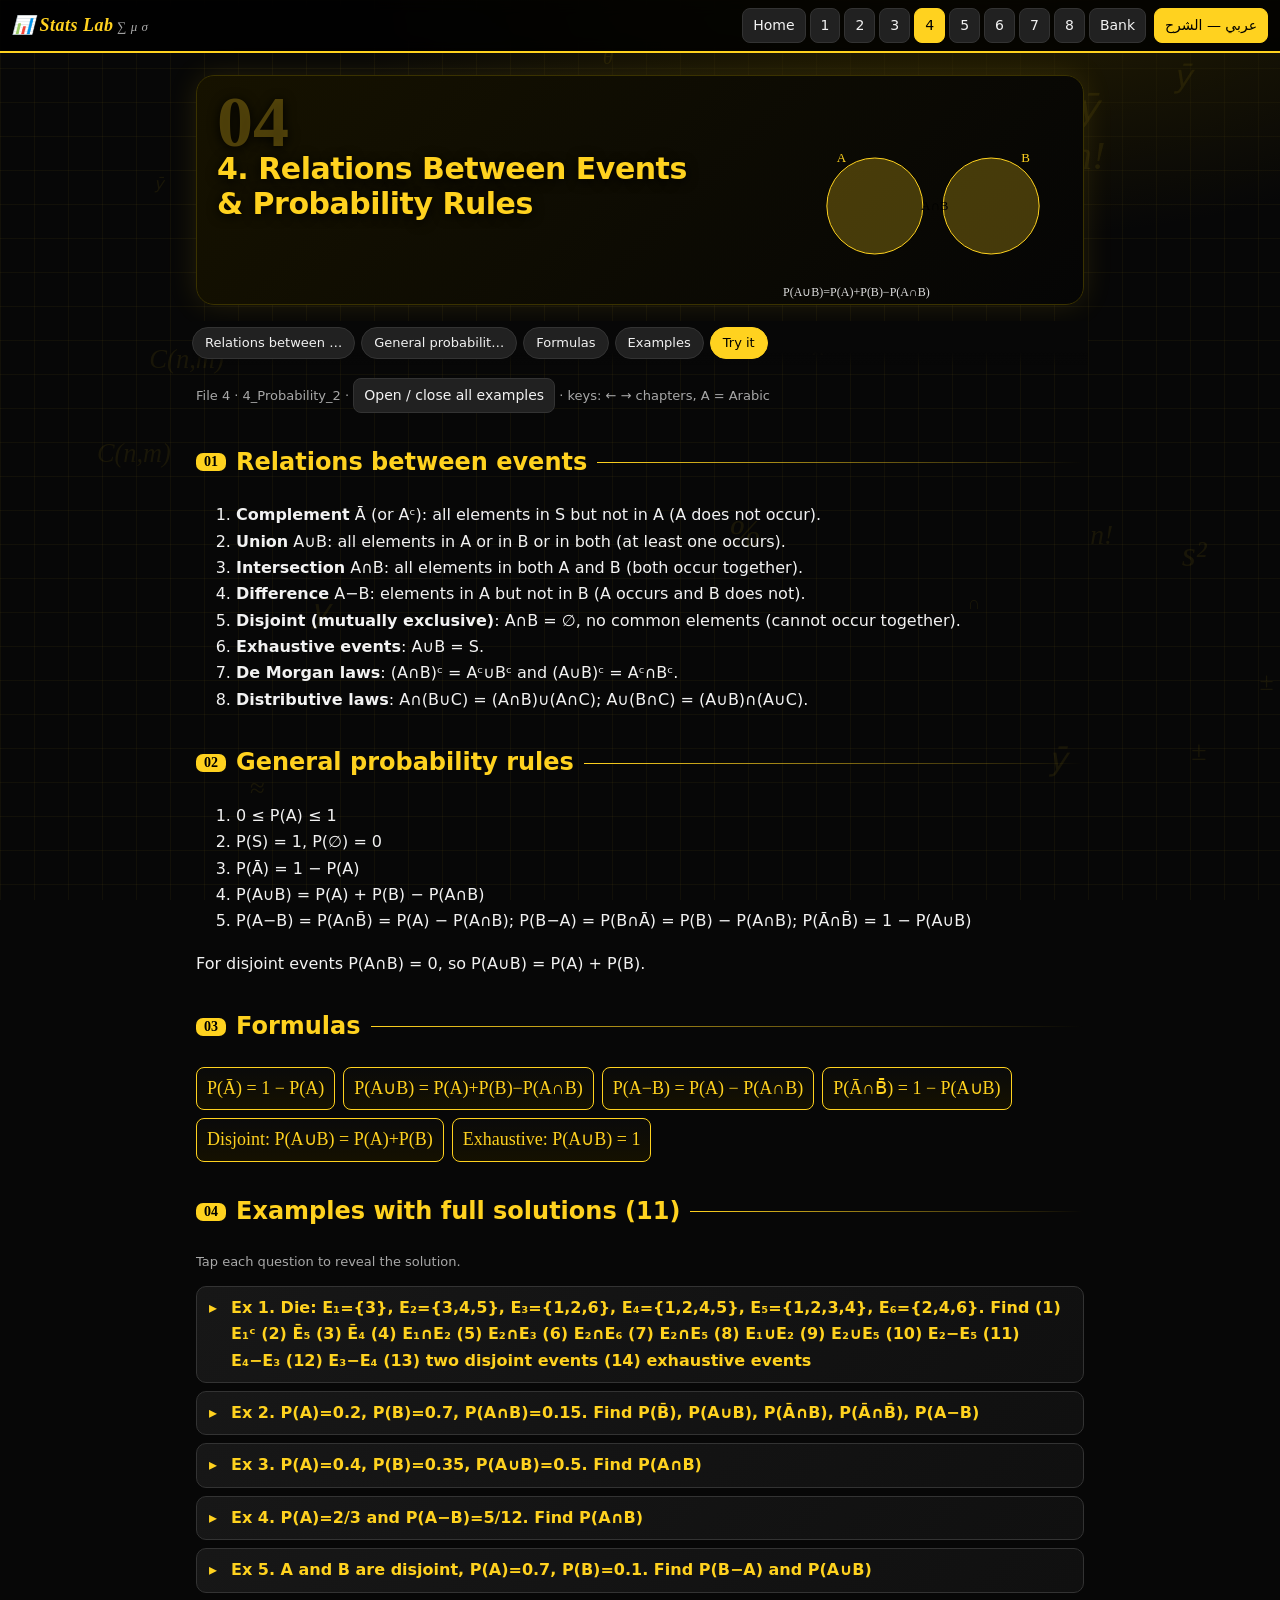
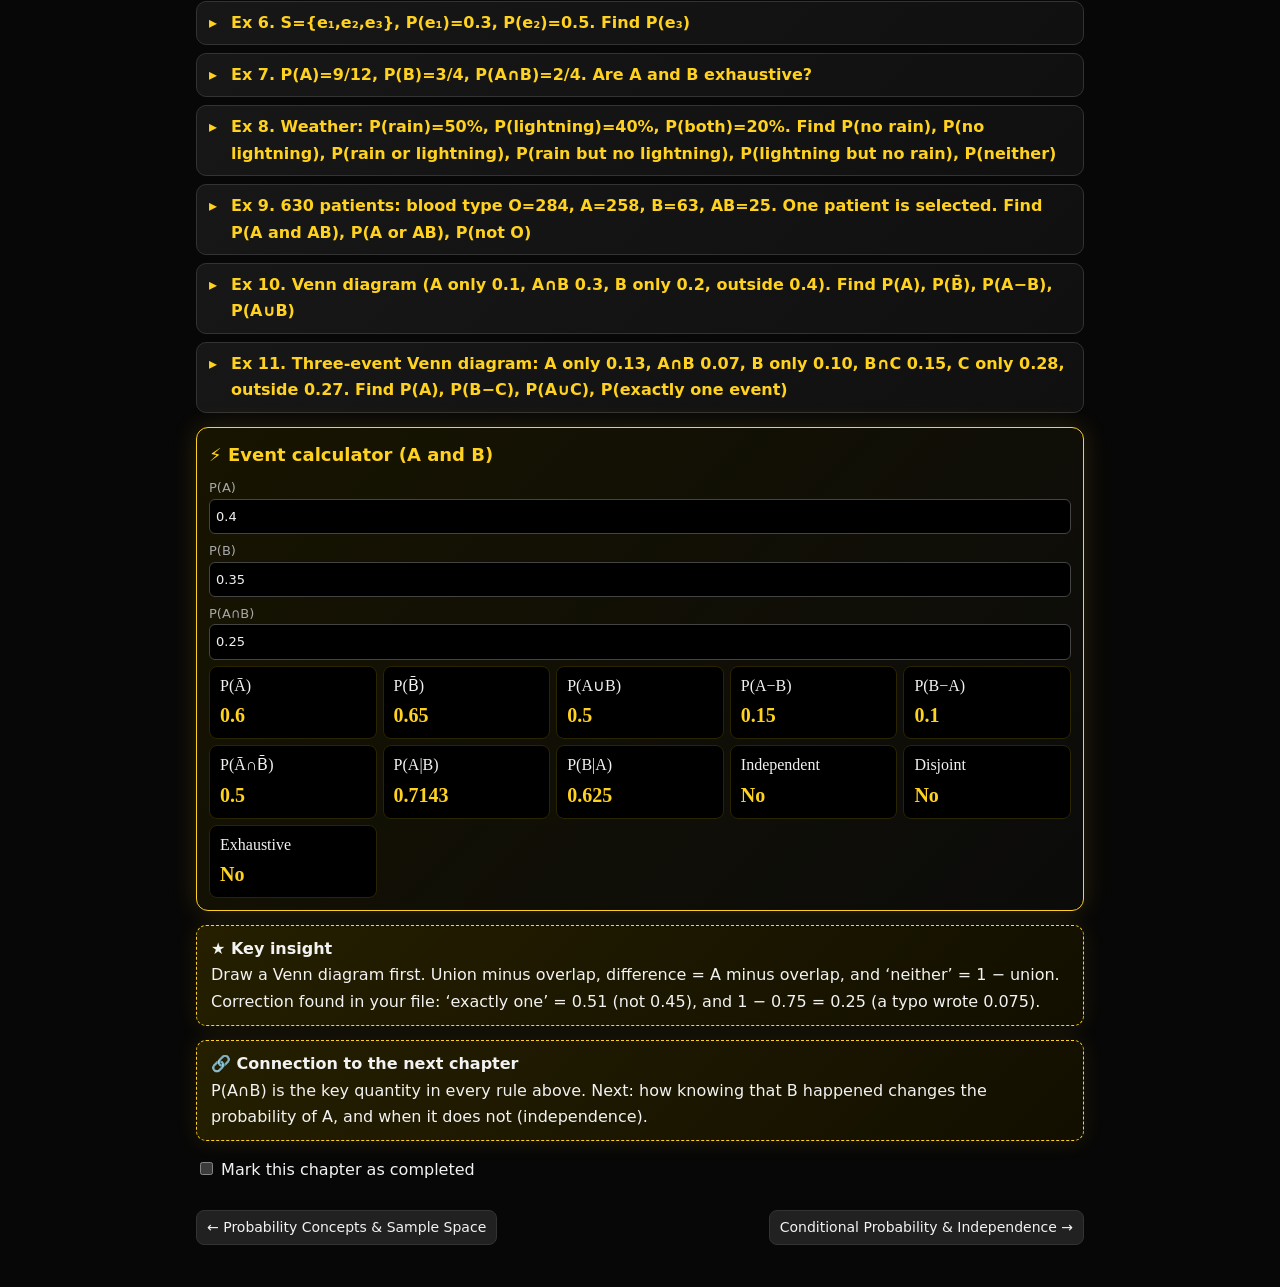
<file: 04_Probability_Rules.html>
<!DOCTYPE html>
<html lang='en'>

<head>
    <meta charset='utf-8'>
    <meta name='viewport' content='width=device-width,initial-scale=1'>
    <title>4. Relations Between Events & Probability Rules</title>
    <link rel='stylesheet' href='assets/style.css'>
</head>

<body data-p='04'><canvas id='bg'></canvas>
    <div id='sp'></div>
    <header><b>📊 Stats Lab</b>
        <nav><a href='index.html' class=''>Home</a><a href='01_Measures_of_Center.html' class=''>1</a><a
                href='02_Measures_of_Dispersion.html' class=''>2</a><a href='03_Probability_Concepts.html'
                class=''>3</a><a href='04_Probability_Rules.html' class='on'>4</a><a
                href='05_Conditional_Probability_Independence.html' class=''>5</a><a href='06_Counting_Rules.html'
                class=''>6</a><a href='07_Discrete_Random_Variables.html' class=''>7</a><a
                href='08_Binomial_Distribution.html' class=''>8</a><a href='09_Question_Bank.html' class=''>Bank</a>
        </nav><button id='tr' class='y'>عربي — الشرح</button>
    </header>
    <main>
        <section class='hero'><canvas id='hv'></canvas>
            <div class='txt'>
                <div class='big'>04</div>
                <h1>4. Relations Between Events & Probability Rules</h1>
                <div class='ar'>العلاقات بين الأحداث وقوانين الاحتمال</div>
            </div>
        </section>
        <div class='toc'><a href='#s0'>Relations between …</a><a href='#s1'>General probabilit…</a><a
                href='#fm'>Formulas</a><a href='#ex'>Examples</a><a href='#tool'>Try it</a></div>
        <p class='src'>File 4 · 4_Probability_2 · <button id='openall'>Open / close all examples</button> · keys: ← →
            chapters, A = Arabic</p>
        <h2 id='s0'>Relations between events</h2>
        <p>
        <ol>
            <li><b>Complement</b> Ā (or Aᶜ): all elements in S but not in A (A does not occur).</li>
            <li><b>Union</b> A∪B: all elements in A or in B or in both (at least one occurs).</li>
            <li><b>Intersection</b> A∩B: all elements in both A and B (both occur together).</li>
            <li><b>Difference</b> A−B: elements in A but not in B (A occurs and B does not).</li>
            <li><b>Disjoint (mutually exclusive)</b>: A∩B = ∅, no common elements (cannot occur together).</li>
            <li><b>Exhaustive events</b>: A∪B = S.</li>
            <li><b>De Morgan laws</b>: (A∩B)ᶜ = Aᶜ∪Bᶜ and (A∪B)ᶜ = Aᶜ∩Bᶜ.</li>
            <li><b>Distributive laws</b>: A∩(B∪C) = (A∩B)∪(A∩C); A∪(B∩C) = (A∪B)∩(A∪C).</li>
        </ol>
        </p>
        <div class='ar'>المتمم: كل ما في S وليس في A. الاتحاد: أو. التقاطع: و (معاً). الفرق: A ولا B. المتنافيان: لا
            يقعان معاً (A∩B=∅). الشاملان: A∪B=S. دي مورغان: متمم التقاطع = اتحاد المتممين، ومتمم الاتحاد = تقاطع
            المتممين.</div>
        <h2 id='s1'>General probability rules</h2>
        <p>
        <ol>
            <li>0 ≤ P(A) ≤ 1</li>
            <li>P(S) = 1, P(∅) = 0</li>
            <li>P(Ā) = 1 − P(A)</li>
            <li>P(A∪B) = P(A) + P(B) − P(A∩B)</li>
            <li>P(A−B) = P(A∩B̄) = P(A) − P(A∩B); P(B−A) = P(B∩Ā) = P(B) − P(A∩B); P(Ā∩B̄) = 1 − P(A∪B)</li>
        </ol>For disjoint events P(A∩B) = 0, so P(A∪B) = P(A) + P(B).</p>
        <div class='ar'>القوانين العامة: المتمم 1−P(A)، الاتحاد P(A)+P(B)−P(A∩B)، الفرق P(A)−P(A∩B)، ولا هذا ولا ذاك
            1−P(A∪B). للمتنافيين P(A∩B)=0.</div>
        <h2 id='fm'>Formulas</h2>
        <div class='f'>
            <code>P(Ā) = 1 − P(A)</code><code>P(A∪B) = P(A)+P(B)−P(A∩B)</code><code>P(A−B) = P(A) − P(A∩B)</code><code>P(Ā∩B̄) = 1 − P(A∪B)</code><code>Disjoint: P(A∪B) = P(A)+P(B)</code><code>Exhaustive: P(A∪B) = 1</code>
        </div>
        <h2 id='ex'>Examples with full solutions (11)</h2>
        <p class='src'>Tap each question to reveal the solution.</p>
        <details>
            <summary>Ex 1. Die: E₁={3}, E₂={3,4,5}, E₃={1,2,6}, E₄={1,2,4,5}, E₅={1,2,3,4}, E₆={2,4,6}. Find (1) E₁ᶜ (2)
                Ē₅ (3) Ē₄ (4) E₁∩E₂ (5) E₂∩E₃ (6) E₂∩E₆ (7) E₂∩E₅ (8) E₁∪E₂ (9) E₂∪E₅ (10) E₂−E₅ (11) E₄−E₃ (12) E₃−E₄
                (13) two disjoint events (14) exhaustive events</summary>
            <p>S = {1,2,3,4,5,6}.<br>(1) E₁ᶜ = {1,2,4,5,6}, P = 5/6.<br>(2) Ē₅ = {5,6}, P = 2/6 = 1/3.<br>(3) Ē₄ =
                {3,6}.<br>(4) E₁∩E₂ = {3}, P = 1/6.<br>(5) E₂∩E₃ = ∅, P = 0.<br>(6) E₂∩E₆ = {4}.<br>(7) E₂∩E₅ =
                {3,4}.<br>(8) E₁∪E₂ = {3,4,5}, P = 3/6 = 1/2.<br>(9) E₂∪E₅ = {1,2,3,4,5}.<br>(10) E₂−E₅ = {5}.<br>(11)
                E₄−E₃ = {4,5}.<br>(12) E₃−E₄ = {6}.<br>(13) E₁ &amp; E₃ (E₁∩E₃=∅), also E₂ &amp; E₃ (E₂∩E₃=∅).<br>(14)
                E₂ &amp; E₃ since E₂∪E₃ = S; also E₁, E₃, E₄ since E₁∪E₃∪E₄ = S.</p>
        </details>
        <details>
            <summary>Ex 2. P(A)=0.2, P(B)=0.7, P(A∩B)=0.15. Find P(B̄), P(A∪B), P(Ā∩B), P(Ā∩B̄), P(A−B)</summary>
            <p>P(B̄) = 1 − 0.7 = 0.3.<br>P(A∪B) = 0.2 + 0.7 − 0.15 = 0.75.<br>P(Ā∩B) = 0.7 − 0.15 = 0.55.<br>P(Ā∩B̄) = 1
                − 0.75 = 0.25.<br>P(A−B) = 0.2 − 0.15 = 0.05.</p>
        </details>
        <details>
            <summary>Ex 3. P(A)=0.4, P(B)=0.35, P(A∪B)=0.5. Find P(A∩B)</summary>
            <p>0.5 = 0.4 + 0.35 − P(A∩B) → P(A∩B) = 0.75 − 0.5 = <b>0.25</b>.</p>
        </details>
        <details>
            <summary>Ex 4. P(A)=2/3 and P(A−B)=5/12. Find P(A∩B)</summary>
            <p>P(A−B) = P(A) − P(A∩B) → P(A∩B) = 2/3 − 5/12 = 8/12 − 5/12 = 3/12 = <b>1/4</b>.</p>
        </details>
        <details>
            <summary>Ex 5. A and B are disjoint, P(A)=0.7, P(B)=0.1. Find P(B−A) and P(A∪B)</summary>
            <p>P(A∩B)=0. P(B−A) = 0.1 − 0 = <b>0.1</b>. P(A∪B) = 0.7 + 0.1 − 0 = <b>0.8</b>.</p>
        </details>
        <details>
            <summary>Ex 6. S={e₁,e₂,e₃}, P(e₁)=0.3, P(e₂)=0.5. Find P(e₃)</summary>
            <p>P(S)=1 → 0.3 + 0.5 + P(e₃) = 1 → P(e₃) = <b>0.2</b>.</p>
        </details>
        <details>
            <summary>Ex 7. P(A)=9/12, P(B)=3/4, P(A∩B)=2/4. Are A and B exhaustive?</summary>
            <p>Exhaustive means A∪B = S, i.e. P(A∪B) = 1.<br>P(A∪B) = 9/12 + 9/12 − 6/12 = 12/12 = 1 → <b>yes,
                    exhaustive</b>.</p>
        </details>
        <details>
            <summary>Ex 8. Weather: P(rain)=50%, P(lightning)=40%, P(both)=20%. Find P(no rain), P(no lightning), P(rain
                or lightning), P(rain but no lightning), P(lightning but no rain), P(neither)</summary>
            <p>R = rain, L = lightning: P(R)=0.5, P(L)=0.4, P(R∩L)=0.2.<br>1) P(R̄) = 0.5.<br>2) P(L̄) = 0.6.<br>3)
                P(R∪L) = 0.5 + 0.4 − 0.2 = 0.7.<br>4) P(R∩L̄) = 0.5 − 0.2 = 0.3.<br>5) P(L∩R̄) = 0.4 − 0.2 = 0.2.<br>6)
                P(R̄∩L̄) = 1 − 0.7 = 0.3.</p>
        </details>
        <details>
            <summary>Ex 9. 630 patients: blood type O=284, A=258, B=63, AB=25. One patient is selected. Find P(A and
                AB), P(A or AB), P(not O)</summary>
            <p>E₁=O, E₂=A, E₃=B, E₄=AB: P(E₁)=284/630=0.4508, P(E₂)=258/630=0.4095, P(E₃)=63/630=0.1,
                P(E₄)=25/630=0.0397.<br>1) A and AB are disjoint: P(E₂∩E₄) = 0.<br>2) P(E₂∪E₄) = 258/630 + 25/630 − 0 =
                283/630.<br>3) P(not O) = 1 − 0.4508 = 0.5492.</p>
        </details>
        <details>
            <summary>Ex 10. Venn diagram (A only 0.1, A∩B 0.3, B only 0.2, outside 0.4). Find P(A), P(B̄), P(A−B),
                P(A∪B)</summary>
            <p>1) P(A) = 0.1 + 0.3 = 0.4.<br>2) P(B) = 0.3 + 0.2 = 0.5 → P(B̄) = 0.5 (or 0.4 + 0.1).<br>3) P(A−B) =
                0.1.<br>4) P(A∪B) = 0.4 + 0.5 − 0.3 = 0.6 (or 0.1 + 0.3 + 0.2).</p>
        </details>
        <details>
            <summary>Ex 11. Three-event Venn diagram: A only 0.13, A∩B 0.07, B only 0.10, B∩C 0.15, C only 0.28, outside
                0.27. Find P(A), P(B−C), P(A∪C), P(exactly one event)</summary>
            <p>1) P(A) = 0.13 + 0.07 = 0.20.<br>2) P(B−C) = 0.10 + 0.07 = 0.17.<br>3) P(A∪C) = 0.20 + (0.15 + 0.28) =
                0.20 + 0.43 = 0.63.<br>4) Exactly one = A only + B only + C only = 0.13 + 0.10 + 0.28 = <b>0.51</b> (the
                printed solution shows 0.45, which is an arithmetic slip).</p>
        </details>
        <div class='w' id='tool' data-w='ev'></div>
        <div class='tip'><b>★ Key insight</b><br>Draw a Venn diagram first. Union minus overlap, difference = A minus
            overlap, and ‘neither’ = 1 − union. Correction found in your file: ‘exactly one’ = 0.51 (not 0.45), and 1 −
            0.75 = 0.25 (a typo wrote 0.075).<div class='ar'>ارسم مخطط فن أولاً. تصحيح في ملفك: (حدث واحد بالضبط) = 0.51
                وليس 0.45، و 1−0.75=0.25.</div>
        </div>
        <div class='tip'><b>🔗 Connection to the next chapter</b><br>P(A∩B) is the key quantity in every rule above.
            Next: how knowing that B happened changes the probability of A, and when it does not (independence).<div
                class='ar'>التقاطع P(A∩B) أساس كل القوانين. التالي: كيف يغيّر وقوع B احتمال A، ومتى لا يغيّره
                (الاستقلال).</div>
        </div>
        <p><label><input type='checkbox' id='done' data-k='4' style='width:auto'> Mark this chapter as completed</label>
        </p>
        <div class='pn'><a class='btn' href='03_Probability_Concepts.html'>← Probability Concepts & Sample Space</a><a
                class='btn y' href='05_Conditional_Probability_Independence.html'>Conditional Probability & Independence
                →</a></div>
    </main>
    <script src='assets/app.js'></script>
    <script src='assets/fx.js'></script>
</body>

</html>
</file>
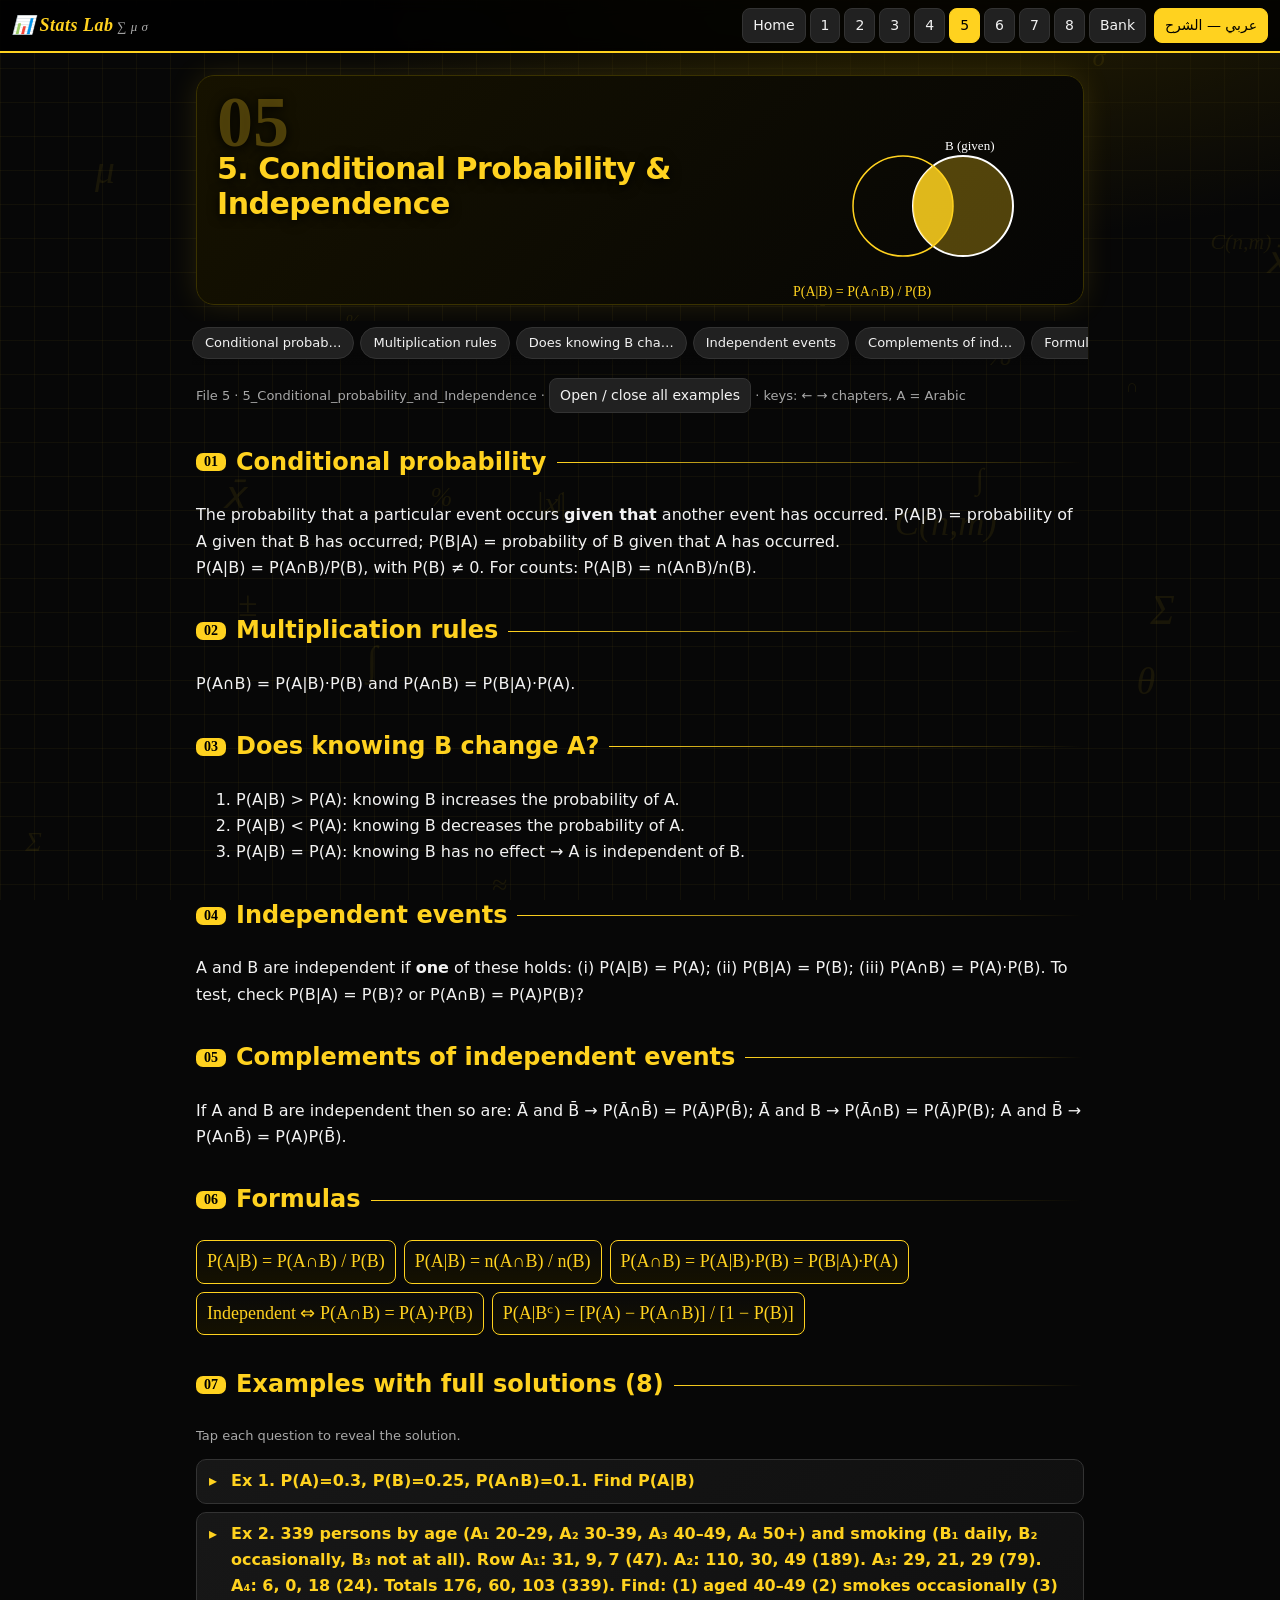
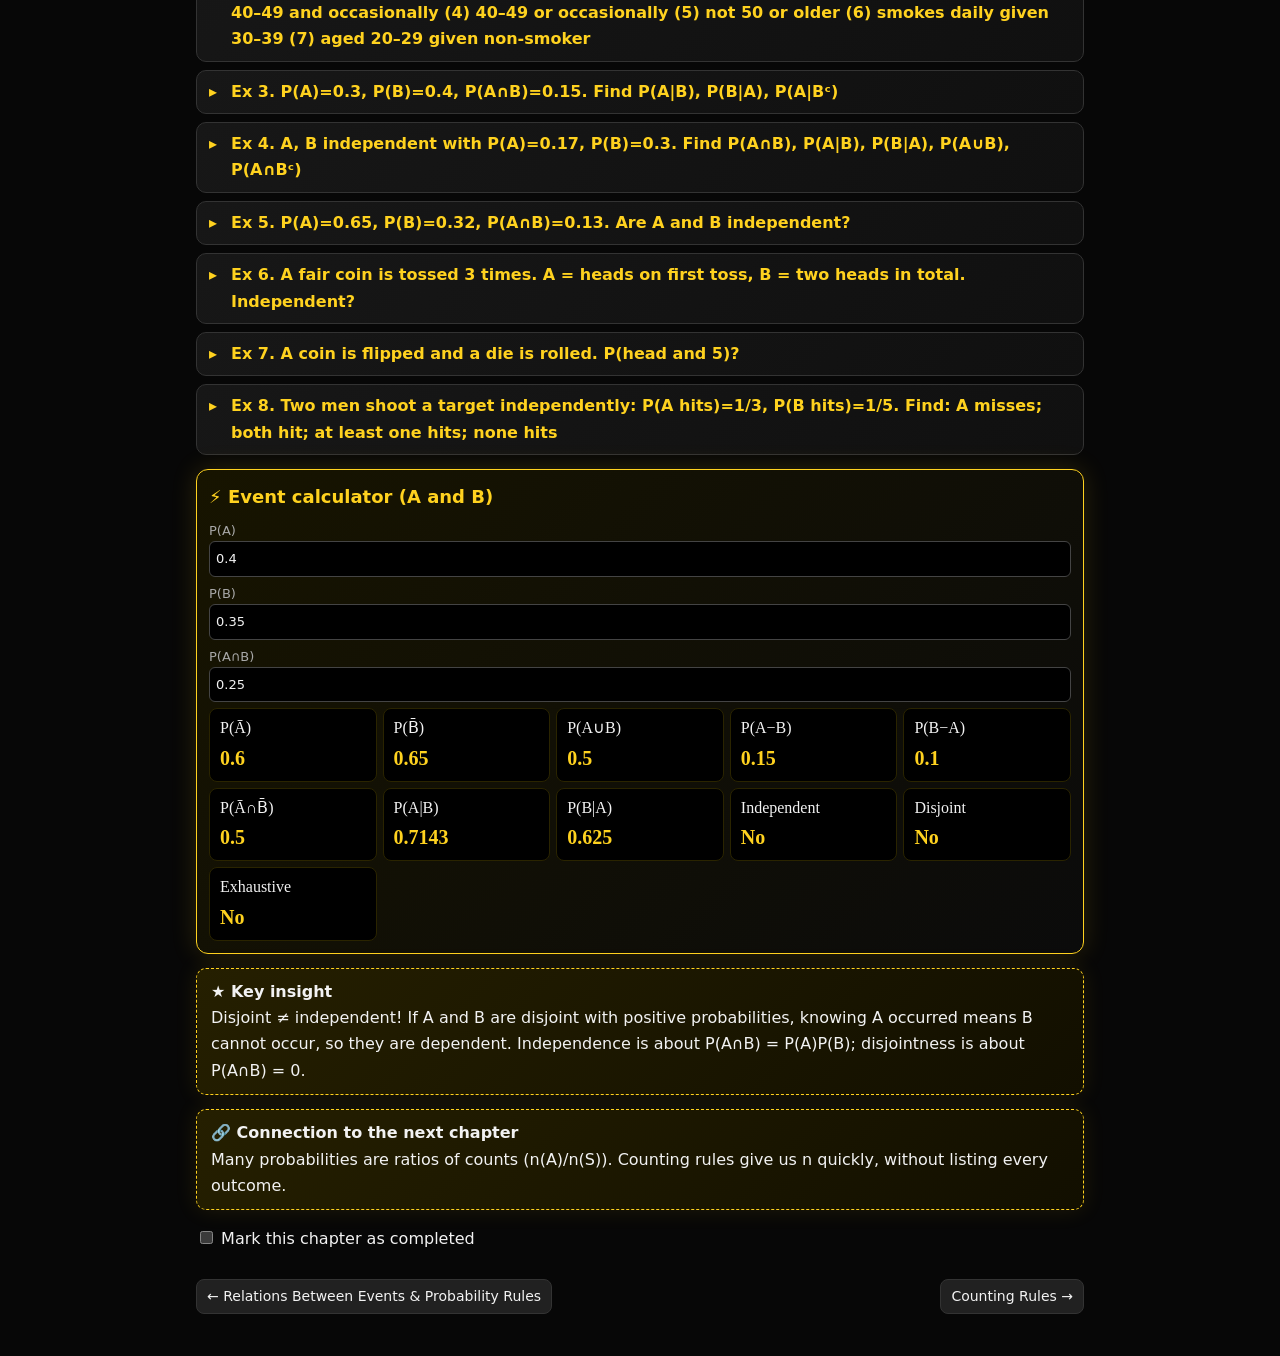
<file: 05_Conditional_Probability_Independence.html>
<!DOCTYPE html>
<html lang='en'>

<head>
    <meta charset='utf-8'>
    <meta name='viewport' content='width=device-width,initial-scale=1'>
    <title>5. Conditional Probability & Independence</title>
    <link rel='stylesheet' href='assets/style.css'>
</head>

<body data-p='05'><canvas id='bg'></canvas>
    <div id='sp'></div>
    <header><b>📊 Stats Lab</b>
        <nav><a href='index.html' class=''>Home</a><a href='01_Measures_of_Center.html' class=''>1</a><a
                href='02_Measures_of_Dispersion.html' class=''>2</a><a href='03_Probability_Concepts.html'
                class=''>3</a><a href='04_Probability_Rules.html' class=''>4</a><a
                href='05_Conditional_Probability_Independence.html' class='on'>5</a><a href='06_Counting_Rules.html'
                class=''>6</a><a href='07_Discrete_Random_Variables.html' class=''>7</a><a
                href='08_Binomial_Distribution.html' class=''>8</a><a href='09_Question_Bank.html' class=''>Bank</a>
        </nav><button id='tr' class='y'>عربي — الشرح</button>
    </header>
    <main>
        <section class='hero'><canvas id='hv'></canvas>
            <div class='txt'>
                <div class='big'>05</div>
                <h1>5. Conditional Probability & Independence</h1>
                <div class='ar'>الاحتمال الشرطي والاستقلال</div>
            </div>
        </section>
        <div class='toc'><a href='#s0'>Conditional probab…</a><a href='#s1'>Multiplication rules</a><a href='#s2'>Does
                knowing B cha…</a><a href='#s3'>Independent events</a><a href='#s4'>Complements of ind…</a><a
                href='#fm'>Formulas</a><a href='#ex'>Examples</a><a href='#tool'>Try it</a></div>
        <p class='src'>File 5 · 5_Conditional_probability_and_Independence · <button id='openall'>Open / close all
                examples</button> · keys: ← → chapters, A = Arabic</p>
        <h2 id='s0'>Conditional probability</h2>
        <p>The probability that a particular event occurs <b>given that</b> another event has occurred. P(A|B) =
            probability of A given that B has occurred; P(B|A) = probability of B given that A has occurred.<br>P(A|B) =
            P(A∩B)/P(B), with P(B) ≠ 0. For counts: P(A|B) = n(A∩B)/n(B).</p>
        <div class='ar'>الاحتمال الشرطي هو احتمال وقوع حدث بشرط وقوع حدث آخر: P(A|B)=P(A∩B)/P(B) بشرط P(B)≠0، وبالأعداد
            n(A∩B)/n(B).</div>
        <h2 id='s1'>Multiplication rules</h2>
        <p>P(A∩B) = P(A|B)·P(B) and P(A∩B) = P(B|A)·P(A).</p>
        <div class='ar'>قاعدتا الضرب لإيجاد احتمال التقاطع.</div>
        <h2 id='s2'>Does knowing B change A?</h2>
        <p>
        <ol>
            <li>P(A|B) &gt; P(A): knowing B increases the probability of A.</li>
            <li>P(A|B) &lt; P(A): knowing B decreases the probability of A.</li>
            <li>P(A|B) = P(A): knowing B has no effect → A is independent of B.</li>
        </ol>
        </p>
        <div class='ar'>ثلاث حالات: وقوع B يزيد احتمال A، أو يقلله، أو لا يؤثر (استقلال).</div>
        <h2 id='s3'>Independent events</h2>
        <p>A and B are independent if <b>one</b> of these holds: (i) P(A|B) = P(A); (ii) P(B|A) = P(B); (iii) P(A∩B) =
            P(A)·P(B). To test, check P(B|A) = P(B)? or P(A∩B) = P(A)P(B)?</p>
        <div class='ar'>الحدثان مستقلان إذا تحقق أحد الشروط: P(A|B)=P(A) أو P(B|A)=P(B) أو P(A∩B)=P(A)P(B).</div>
        <h2 id='s4'>Complements of independent events</h2>
        <p>If A and B are independent then so are: Ā and B̄ → P(Ā∩B̄) = P(Ā)P(B̄); Ā and B → P(Ā∩B) = P(Ā)P(B); A and B̄
            → P(A∩B̄) = P(A)P(B̄).</p>
        <div class='ar'>إذا كان A و B مستقلين فمتمماتهما مستقلة أيضاً بكل الأشكال.</div>
        <h2 id='fm'>Formulas</h2>
        <div class='f'>
            <code>P(A|B) = P(A∩B) / P(B)</code><code>P(A|B) = n(A∩B) / n(B)</code><code>P(A∩B) = P(A|B)·P(B) = P(B|A)·P(A)</code><code>Independent ⇔ P(A∩B) = P(A)·P(B)</code><code>P(A|Bᶜ) = [P(A) − P(A∩B)] / [1 − P(B)]</code>
        </div>
        <h2 id='ex'>Examples with full solutions (8)</h2>
        <p class='src'>Tap each question to reveal the solution.</p>
        <details>
            <summary>Ex 1. P(A)=0.3, P(B)=0.25, P(A∩B)=0.1. Find P(A|B)</summary>
            <p>P(A|B) = 0.1/0.25 = <b>0.4</b>.</p>
        </details>
        <details>
            <summary>Ex 2. 339 persons by age (A₁ 20–29, A₂ 30–39, A₃ 40–49, A₄ 50+) and smoking (B₁ daily, B₂
                occasionally, B₃ not at all). Row A₁: 31, 9, 7 (47). A₂: 110, 30, 49 (189). A₃: 29, 21, 29 (79). A₄: 6,
                0, 18 (24). Totals 176, 60, 103 (339). Find: (1) aged 40–49 (2) smokes occasionally (3) 40–49 and
                occasionally (4) 40–49 or occasionally (5) not 50 or older (6) smokes daily given 30–39 (7) aged 20–29
                given non-smoker</summary>
            <p>1) P(A₃) = 79/339.<br>2) P(B₂) = 60/339.<br>3) P(A₃∩B₂) = 21/339.<br>4) P(A₃∪B₂) = 79/339 + 60/339 −
                21/339 = 118/339.<br>5) P(A₄ᶜ) = 1 − 24/339 = 315/339.<br>6) P(B₁|A₂) = n(B₁∩A₂)/n(A₂) = 110/189.<br>7)
                P(A₁|B₃) = 7/103.<br><i>Note: the printed table shows 19 in cell A₂,B₃, but row/column totals (189 and
                    103) require 49.</i></p>
        </details>
        <details>
            <summary>Ex 3. P(A)=0.3, P(B)=0.4, P(A∩B)=0.15. Find P(A|B), P(B|A), P(A|Bᶜ)</summary>
            <p>P(A|B) = 0.15/0.4 = 0.375 &gt; P(A)=0.3.<br>P(B|A) = 0.15/0.3 = 0.5 &gt; P(B)=0.4 (the printed text shows
                6.5, a typo).<br>P(A|Bᶜ) = [0.3 − 0.15]/[1 − 0.4] = 0.15/0.6 = 0.4167.</p>
        </details>
        <details>
            <summary>Ex 4. A, B independent with P(A)=0.17, P(B)=0.3. Find P(A∩B), P(A|B), P(B|A), P(A∪B), P(A∩Bᶜ)
            </summary>
            <p>1) 0.17×0.3 = 0.051.<br>2) P(A|B) = P(A) = 0.17.<br>3) P(B|A) = P(B) = 0.3.<br>4) 0.17 + 0.3 − 0.051 =
                0.419.<br>5) P(A) − P(A∩B) = 0.17 − 0.051 = 0.119.</p>
        </details>
        <details>
            <summary>Ex 5. P(A)=0.65, P(B)=0.32, P(A∩B)=0.13. Are A and B independent?</summary>
            <p>P(A|B) = 0.13/0.32 = 0.406 ≠ P(A)=0.65 → <b>not independent (dependent)</b>. (Check: 0.65×0.32 = 0.208 ≠
                0.13.)</p>
        </details>
        <details>
            <summary>Ex 6. A fair coin is tossed 3 times. A = heads on first toss, B = two heads in total. Independent?
            </summary>
            <p>A = {HHH,HHT,HTH,HTT}, P(A)=4/8=1/2. B = {HHT,HTH,THH}, P(B)=3/8. A∩B = {HHT,HTH}.<br>P(B|A) =
                n(A∩B)/n(A) = 2/4 = 1/2 ≠ P(B)=3/8 → <b>dependent</b>.</p>
        </details>
        <details>
            <summary>Ex 7. A coin is flipped and a die is rolled. P(head and 5)?</summary>
            <p>A = head, B = 5; they are independent. P(A∩B) = 1/2 × 1/6 = <b>1/12</b>.</p>
        </details>
        <details>
            <summary>Ex 8. Two men shoot a target independently: P(A hits)=1/3, P(B hits)=1/5. Find: A misses; both hit;
                at least one hits; none hits</summary>
            <p>1) P(Ā) = 1 − 1/3 = 2/3.<br>2) P(A∩B) = 1/3 × 1/5 = 1/15.<br>3) P(A∪B) = 1/3 + 1/5 − 1/15 = (5+3−1)/15 =
                7/15.<br>4) P(Ā∩B̄) = 2/3 × 4/5 = 8/15.</p>
        </details>
        <div class='w' id='tool' data-w='ev'></div>
        <div class='tip'><b>★ Key insight</b><br>Disjoint ≠ independent! If A and B are disjoint with positive
            probabilities, knowing A occurred means B cannot occur, so they are dependent. Independence is about P(A∩B)
            = P(A)P(B); disjointness is about P(A∩B) = 0.<div class='ar'>المتنافيان ليسا مستقلين! إذا كان احتمالاهما
                موجباً فهما معتمدان لأن وقوع أحدهما يمنع الآخر. الاستقلال: P(A∩B)=P(A)P(B)، والتنافي: P(A∩B)=0.</div>
        </div>
        <div class='tip'><b>🔗 Connection to the next chapter</b><br>Many probabilities are ratios of counts
            (n(A)/n(S)). Counting rules give us n quickly, without listing every outcome.<div class='ar'>كثير من
                الاحتمالات نسبة عدّ n(A)/n(S)، وقواعد العدّ تعطينا n بسرعة بدون سرد كل النتائج.</div>
        </div>
        <p><label><input type='checkbox' id='done' data-k='5' style='width:auto'> Mark this chapter as completed</label>
        </p>
        <div class='pn'><a class='btn' href='04_Probability_Rules.html'>← Relations Between Events & Probability
                Rules</a><a class='btn y' href='06_Counting_Rules.html'>Counting Rules →</a></div>
    </main>
    <script src='assets/app.js'></script>
    <script src='assets/fx.js'></script>
</body>

</html>
</file>
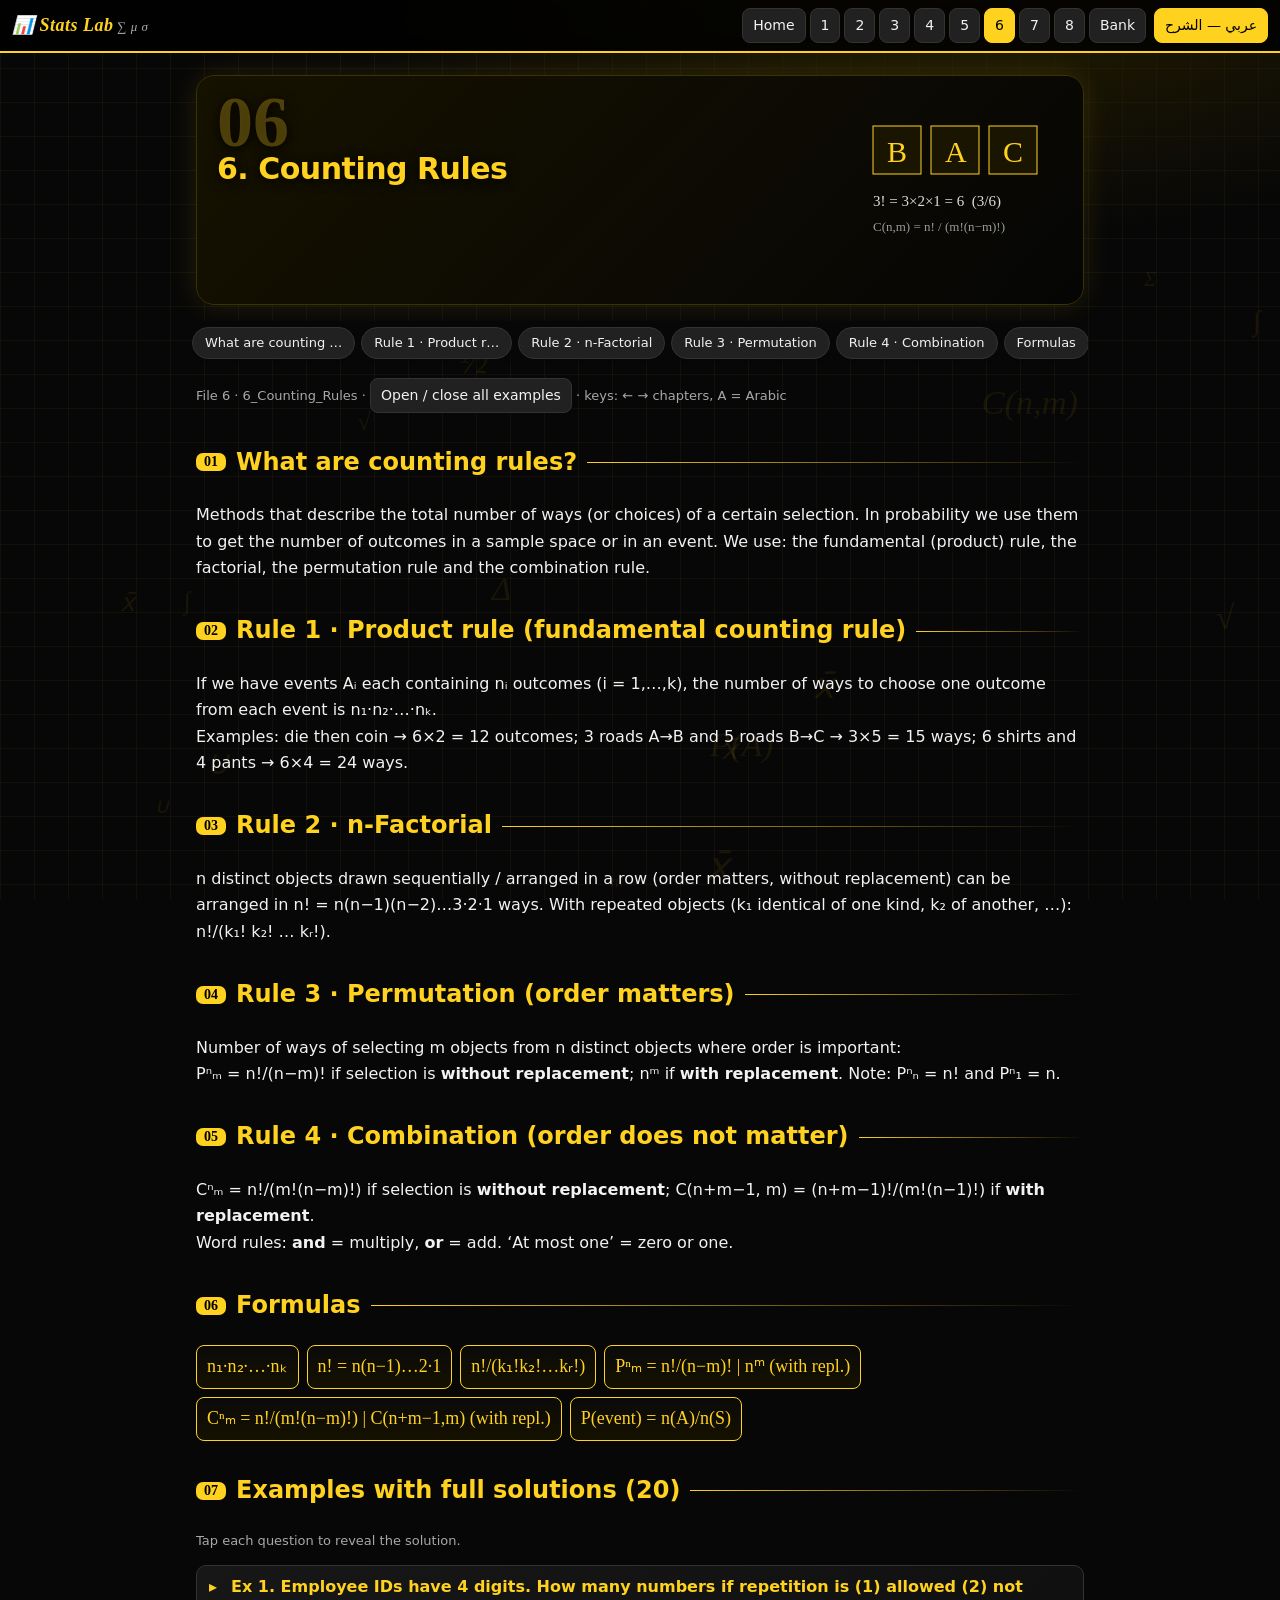
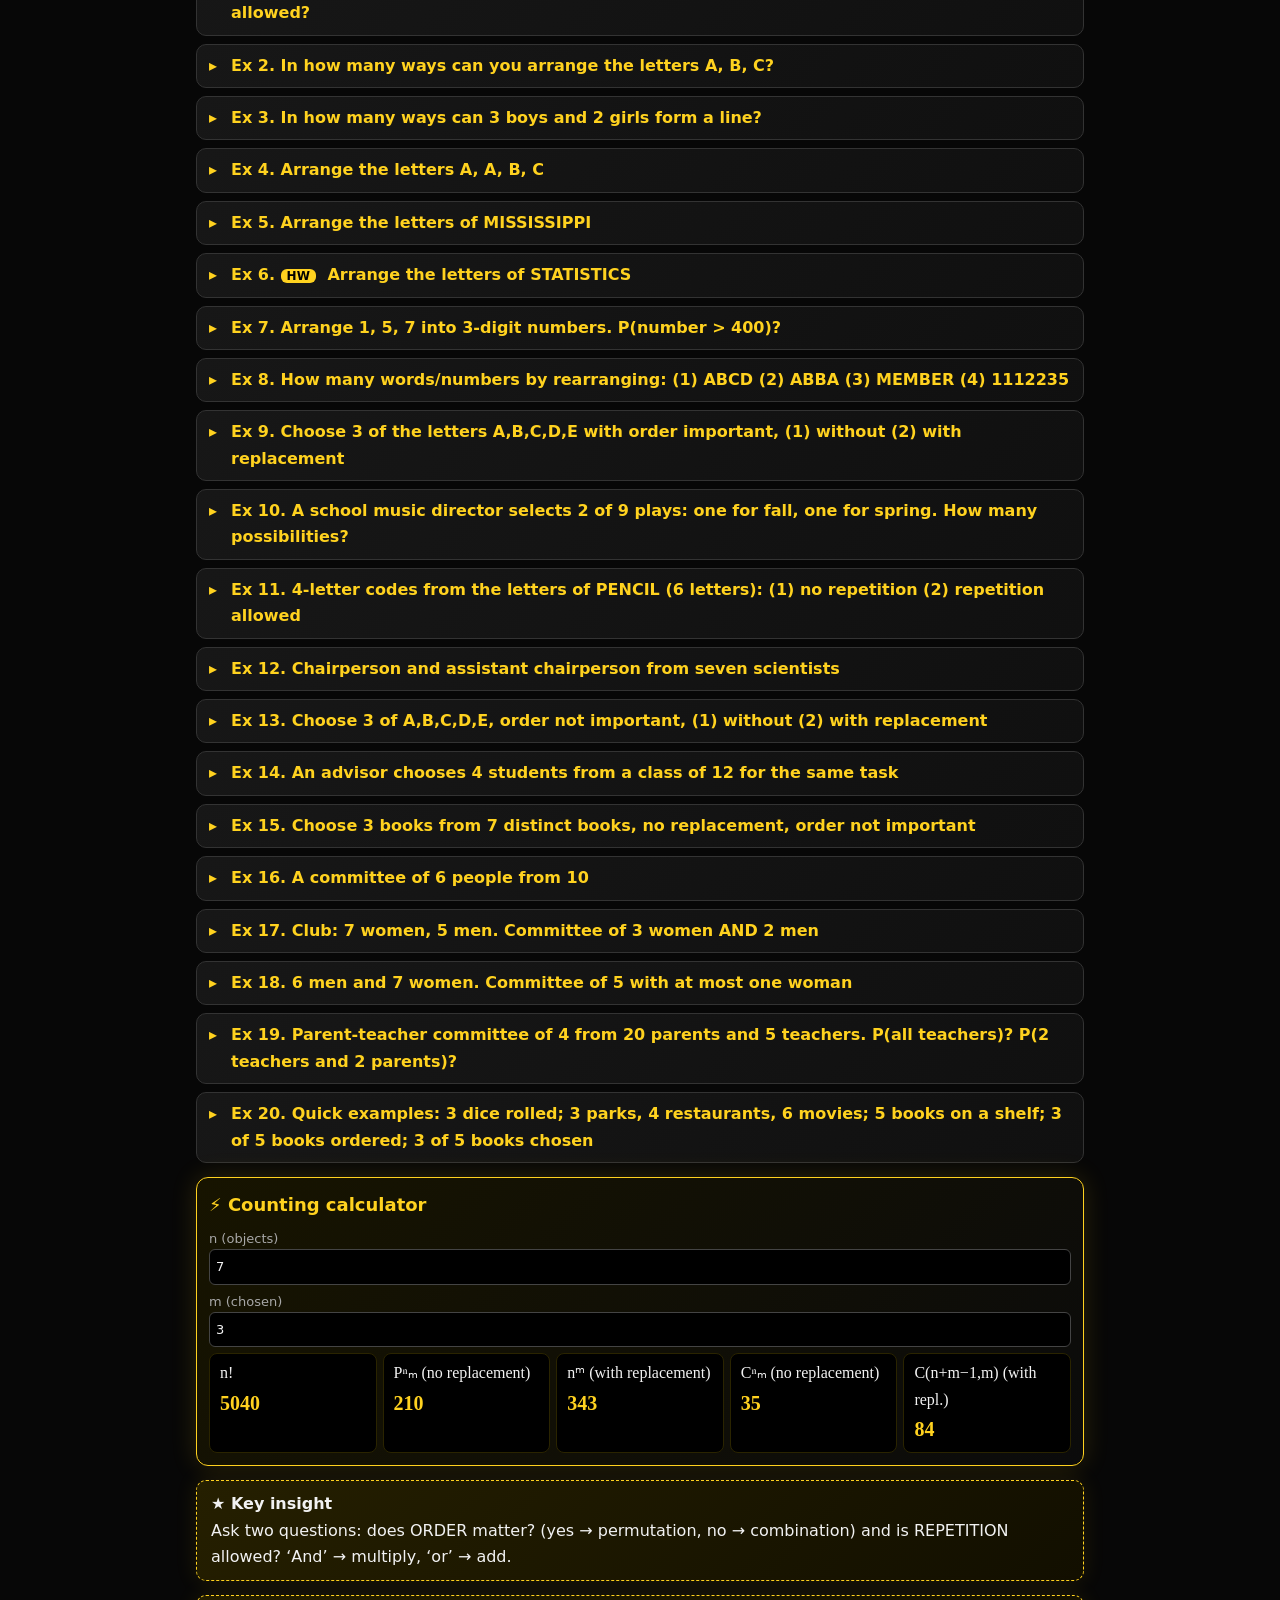
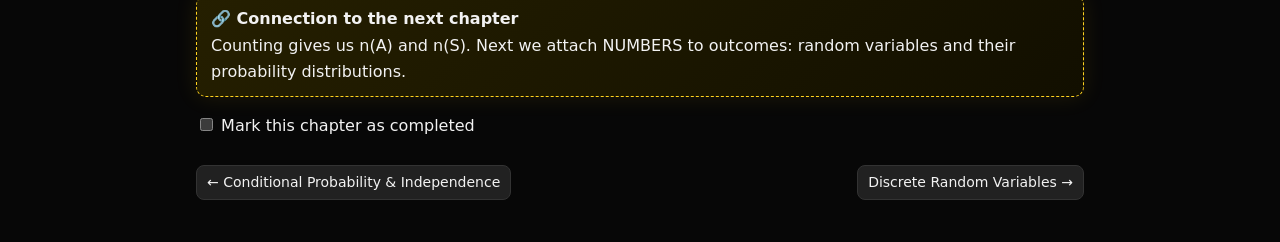
<file: 06_Counting_Rules.html>
<!DOCTYPE html>
<html lang='en'>

<head>
    <meta charset='utf-8'>
    <meta name='viewport' content='width=device-width,initial-scale=1'>
    <title>6. Counting Rules</title>
    <link rel='stylesheet' href='assets/style.css'>
</head>

<body data-p='06'><canvas id='bg'></canvas>
    <div id='sp'></div>
    <header><b>📊 Stats Lab</b>
        <nav><a href='index.html' class=''>Home</a><a href='01_Measures_of_Center.html' class=''>1</a><a
                href='02_Measures_of_Dispersion.html' class=''>2</a><a href='03_Probability_Concepts.html'
                class=''>3</a><a href='04_Probability_Rules.html' class=''>4</a><a
                href='05_Conditional_Probability_Independence.html' class=''>5</a><a href='06_Counting_Rules.html'
                class='on'>6</a><a href='07_Discrete_Random_Variables.html' class=''>7</a><a
                href='08_Binomial_Distribution.html' class=''>8</a><a href='09_Question_Bank.html' class=''>Bank</a>
        </nav><button id='tr' class='y'>عربي — الشرح</button>
    </header>
    <main>
        <section class='hero'><canvas id='hv'></canvas>
            <div class='txt'>
                <div class='big'>06</div>
                <h1>6. Counting Rules</h1>
                <div class='ar'>قواعد العدّ</div>
            </div>
        </section>
        <div class='toc'><a href='#s0'>What are counting …</a><a href='#s1'>Rule 1 · Product r…</a><a href='#s2'>Rule 2
                · n-Factorial</a><a href='#s3'>Rule 3 · Permutation</a><a href='#s4'>Rule 4 · Combination</a><a
                href='#fm'>Formulas</a><a href='#ex'>Examples</a><a href='#tool'>Try it</a></div>
        <p class='src'>File 6 · 6_Counting_Rules · <button id='openall'>Open / close all examples</button> · keys: ← →
            chapters, A = Arabic</p>
        <h2 id='s0'>What are counting rules?</h2>
        <p>Methods that describe the total number of ways (or choices) of a certain selection. In probability we use
            them to get the number of outcomes in a sample space or in an event. We use: the fundamental (product) rule,
            the factorial, the permutation rule and the combination rule.</p>
        <div class='ar'>قواعد العدّ طرق لإيجاد عدد الطرق الكلي لاختيار معين، ونستخدمها لإيجاد عدد عناصر فضاء العينة أو
            الحدث.</div>
        <h2 id='s1'>Rule 1 · Product rule (fundamental counting rule)</h2>
        <p>If we have events Aᵢ each containing nᵢ outcomes (i = 1,…,k), the number of ways to choose one outcome from
            each event is n₁·n₂·…·nₖ.<br>Examples: die then coin → 6×2 = 12 outcomes; 3 roads A→B and 5 roads B→C → 3×5
            = 15 ways; 6 shirts and 4 pants → 6×4 = 24 ways.</p>
        <div class='ar'>قاعدة الضرب: عدد الطرق = حاصل ضرب عدد الخيارات في كل مرحلة.</div>
        <h2 id='s2'>Rule 2 · n-Factorial</h2>
        <p>n distinct objects drawn sequentially / arranged in a row (order matters, without replacement) can be
            arranged in n! = n(n−1)(n−2)…3·2·1 ways. With repeated objects (k₁ identical of one kind, k₂ of another, …):
            n!/(k₁! k₂! … kᵣ!).</p>
        <div class='ar'>ترتيب n شيئاً مختلفاً في صف: n! ، ومع وجود عناصر متكررة نقسم على مضروب عدد كل نوع متكرر.</div>
        <h2 id='s3'>Rule 3 · Permutation (order matters)</h2>
        <p>Number of ways of selecting m objects from n distinct objects where order is important:<br>Pⁿₘ = n!/(n−m)! if
            selection is <b>without replacement</b>; nᵐ if <b>with replacement</b>. Note: Pⁿₙ = n! and Pⁿ₁ = n.</p>
        <div class='ar'>التباديل (الترتيب مهم): بدون إرجاع n!/(n−m)! ومع الإرجاع nᵐ.</div>
        <h2 id='s4'>Rule 4 · Combination (order does not matter)</h2>
        <p>Cⁿₘ = n!/(m!(n−m)!) if selection is <b>without replacement</b>; C(n+m−1, m) = (n+m−1)!/(m!(n−1)!) if <b>with
                replacement</b>.<br>Word rules: <b>and</b> = multiply, <b>or</b> = add. ‘At most one’ = zero or one.</p>
        <div class='ar'>التوافيق (الترتيب غير مهم). كلمة (و) تعني ضرب، وكلمة (أو) تعني جمع. (على الأكثر واحد) = صفر أو
            واحد.</div>
        <h2 id='fm'>Formulas</h2>
        <div class='f'>
            <code>n₁·n₂·…·nₖ</code><code>n! = n(n−1)…2·1</code><code>n!/(k₁!k₂!…kᵣ!)</code><code>Pⁿₘ = n!/(n−m)!   |  nᵐ (with repl.)</code><code>Cⁿₘ = n!/(m!(n−m)!)  |  C(n+m−1,m) (with repl.)</code><code>P(event) = n(A)/n(S)</code>
        </div>
        <h2 id='ex'>Examples with full solutions (20)</h2>
        <p class='src'>Tap each question to reveal the solution.</p>
        <details>
            <summary>Ex 1. Employee IDs have 4 digits. How many numbers if repetition is (1) allowed (2) not allowed?
            </summary>
            <p>(1) 10×10×10×10 = 10⁴ = 10000.<br>(2) 10×9×8×7 = 5040 (the file shows only part 1).</p>
        </details>
        <details>
            <summary>Ex 2. In how many ways can you arrange the letters A, B, C?</summary>
            <p>3! = 3×2×1 = 6: ABC, ACB, BAC, BCA, CAB, CBA.</p>
        </details>
        <details>
            <summary>Ex 3. In how many ways can 3 boys and 2 girls form a line?</summary>
            <p>5! = 5×4×3×2×1 = <b>120</b>.</p>
        </details>
        <details>
            <summary>Ex 4. Arrange the letters A, A, B, C</summary>
            <p>4!/2! = 12.</p>
        </details>
        <details>
            <summary>Ex 5. Arrange the letters of MISSISSIPPI</summary>
            <p>1 M, 4 I, 4 S, 2 P = 11 letters: 11!/(4!·4!·2!) = <b>34650</b>.</p>
        </details>
        <details>
            <summary>Ex 6. <span class='tag'>HW</span> Arrange the letters of STATISTICS</summary>
            <p>S×3, T×3, A×1, I×2, C×1 = 10 letters: 10!/(3!·3!·2!) = 3628800/72 = <b>50400</b>.</p>
        </details>
        <details>
            <summary>Ex 7. Arrange 1, 5, 7 into 3-digit numbers. P(number &gt; 400)?</summary>
            <p>3! = 6 numbers. Greater than 400: first digit 5 or 7 → 2×2×1 = 4. P = 4/6 = <b>2/3</b>.</p>
        </details>
        <details>
            <summary>Ex 8. How many words/numbers by rearranging: (1) ABCD (2) ABBA (3) MEMBER (4) 1112235</summary>
            <p>(1) 4! = 24.<br>(2) 4!/(2!2!) = 6.<br>(3) 2 M, 2 E, B, R: 6!/(2!2!) = 180.<br>(4) 7!/(3!·2!) = 420.</p>
        </details>
        <details>
            <summary>Ex 9. Choose 3 of the letters A,B,C,D,E with order important, (1) without (2) with replacement
            </summary>
            <p>(1) P(5,3) = 5!/2! = 5×4×3 = 60.<br>(2) 5³ = 125.</p>
        </details>
        <details>
            <summary>Ex 10. A school music director selects 2 of 9 plays: one for fall, one for spring. How many
                possibilities?</summary>
            <p>Order matters (fall vs spring): P(9,2) = 9×8 = <b>72</b>.</p>
        </details>
        <details>
            <summary>Ex 11. 4-letter codes from the letters of PENCIL (6 letters): (1) no repetition (2) repetition
                allowed</summary>
            <p>(1) P(6,4) = 6×5×4×3 = 360.<br>(2) 6⁴ = 1296.</p>
        </details>
        <details>
            <summary>Ex 12. Chairperson and assistant chairperson from seven scientists</summary>
            <p>P(7,2) = 7×6 = <b>42</b>.</p>
        </details>
        <details>
            <summary>Ex 13. Choose 3 of A,B,C,D,E, order not important, (1) without (2) with replacement</summary>
            <p>(1) C(5,3) = 10.<br>(2) C(5+3−1, 3) = C(7,3) = 35.</p>
        </details>
        <details>
            <summary>Ex 14. An advisor chooses 4 students from a class of 12 for the same task</summary>
            <p>C(12,4) = 495.</p>
        </details>
        <details>
            <summary>Ex 15. Choose 3 books from 7 distinct books, no replacement, order not important</summary>
            <p>C(7,3) = 35.</p>
        </details>
        <details>
            <summary>Ex 16. A committee of 6 people from 10</summary>
            <p>C(10,6) = <b>210</b>.</p>
        </details>
        <details>
            <summary>Ex 17. Club: 7 women, 5 men. Committee of 3 women AND 2 men</summary>
            <p>C(7,3)·C(5,2) = 35×10 = <b>350</b>.</p>
        </details>
        <details>
            <summary>Ex 18. 6 men and 7 women. Committee of 5 with at most one woman</summary>
            <p>Zero OR one woman: C(7,0)C(6,5) + C(7,1)C(6,4) = 1×6 + 7×15 = <b>111</b>.</p>
        </details>
        <details>
            <summary>Ex 19. Parent-teacher committee of 4 from 20 parents and 5 teachers. P(all teachers)? P(2 teachers
                and 2 parents)?</summary>
            <p>n(S) = C(25,4) = 12650.<br>All teachers: C(5,4)·C(20,0)/C(25,4) = 5/12650 = <b>1/2530</b>.<br>2 and 2:
                C(5,2)·C(20,2)/C(25,4) = 10×190/12650 = <b>38/253</b>.</p>
        </details>
        <details>
            <summary>Ex 20. Quick examples: 3 dice rolled; 3 parks, 4 restaurants, 6 movies; 5 books on a shelf; 3 of 5
                books ordered; 3 of 5 books chosen</summary>
            <p>3 dice: 6³ = 216. Park–restaurant–movie: 3×4×6 = 72. 5 books: 5! = 120. Ordered 3 of 5: P(5,3) = 60.
                Chosen 3 of 5: C(5,3) = 10.</p>
        </details>
        <div class='w' id='tool' data-w='cnt'></div>
        <div class='tip'><b>★ Key insight</b><br>Ask two questions: does ORDER matter? (yes → permutation, no →
            combination) and is REPETITION allowed? ‘And’ → multiply, ‘or’ → add.<div class='ar'>اسأل: هل الترتيب مهم؟
                (نعم: تباديل، لا: توافيق) وهل يوجد إرجاع؟ و(و) = ضرب، و(أو) = جمع.</div>
        </div>
        <div class='tip'><b>🔗 Connection to the next chapter</b><br>Counting gives us n(A) and n(S). Next we attach
            NUMBERS to outcomes: random variables and their probability distributions.<div class='ar'>العدّ يعطينا n(A)
                و n(S). التالي: نربط أرقاماً بالنتائج: المتغيرات العشوائية وتوزيعاتها الاحتمالية.</div>
        </div>
        <p><label><input type='checkbox' id='done' data-k='6' style='width:auto'> Mark this chapter as completed</label>
        </p>
        <div class='pn'><a class='btn' href='05_Conditional_Probability_Independence.html'>← Conditional Probability &
                Independence</a><a class='btn y' href='07_Discrete_Random_Variables.html'>Discrete Random Variables
                →</a></div>
    </main>
    <script src='assets/app.js'></script>
    <script src='assets/fx.js'></script>
</body>

</html>
</file>
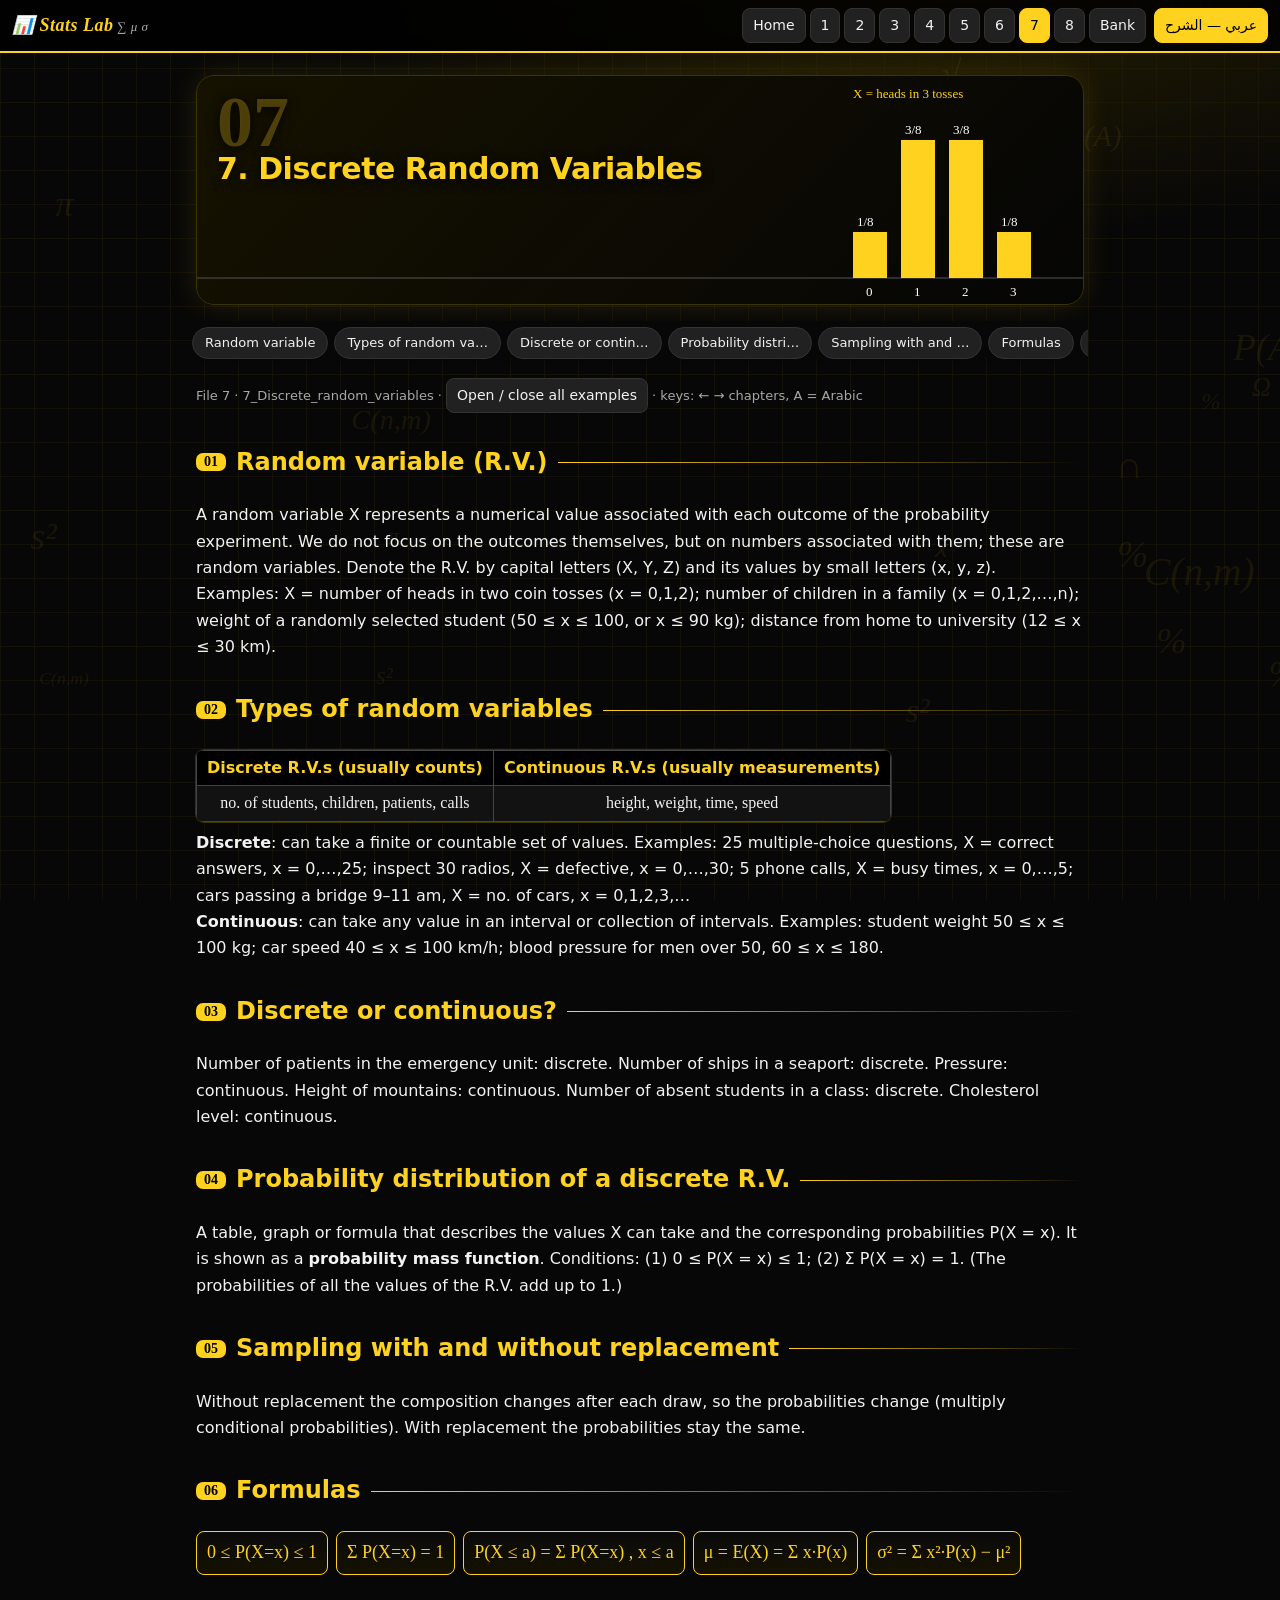
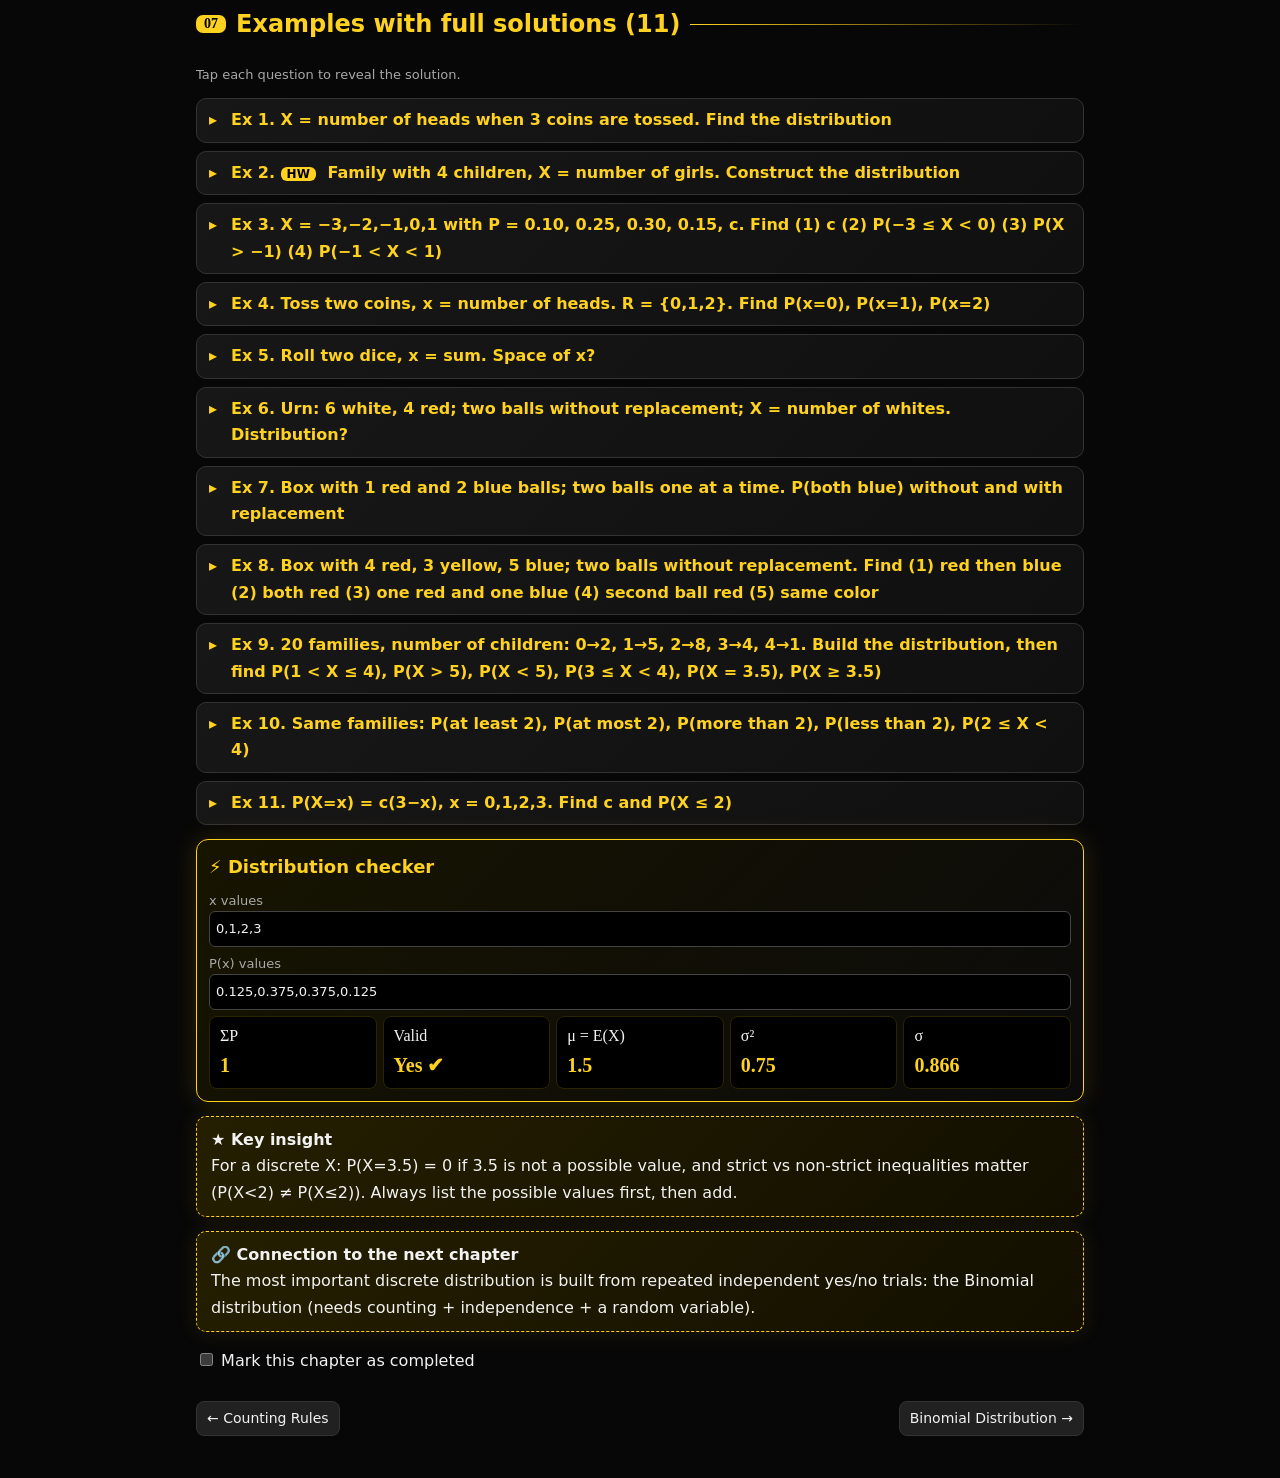
<file: 07_Discrete_Random_Variables.html>
<!DOCTYPE html>
<html lang='en'>

<head>
    <meta charset='utf-8'>
    <meta name='viewport' content='width=device-width,initial-scale=1'>
    <title>7. Discrete Random Variables</title>
    <link rel='stylesheet' href='assets/style.css'>
</head>

<body data-p='07'><canvas id='bg'></canvas>
    <div id='sp'></div>
    <header><b>📊 Stats Lab</b>
        <nav><a href='index.html' class=''>Home</a><a href='01_Measures_of_Center.html' class=''>1</a><a
                href='02_Measures_of_Dispersion.html' class=''>2</a><a href='03_Probability_Concepts.html'
                class=''>3</a><a href='04_Probability_Rules.html' class=''>4</a><a
                href='05_Conditional_Probability_Independence.html' class=''>5</a><a href='06_Counting_Rules.html'
                class=''>6</a><a href='07_Discrete_Random_Variables.html' class='on'>7</a><a
                href='08_Binomial_Distribution.html' class=''>8</a><a href='09_Question_Bank.html' class=''>Bank</a>
        </nav><button id='tr' class='y'>عربي — الشرح</button>
    </header>
    <main>
        <section class='hero'><canvas id='hv'></canvas>
            <div class='txt'>
                <div class='big'>07</div>
                <h1>7. Discrete Random Variables</h1>
                <div class='ar'>المتغيرات العشوائية المنفصلة</div>
            </div>
        </section>
        <div class='toc'><a href='#s0'>Random variable</a><a href='#s1'>Types of random va…</a><a href='#s2'>Discrete or
                contin…</a><a href='#s3'>Probability distri…</a><a href='#s4'>Sampling with and …</a><a
                href='#fm'>Formulas</a><a href='#ex'>Examples</a><a href='#tool'>Try it</a></div>
        <p class='src'>File 7 · 7_Discrete_random_variables · <button id='openall'>Open / close all examples</button> ·
            keys: ← → chapters, A = Arabic</p>
        <h2 id='s0'>Random variable (R.V.)</h2>
        <p>A random variable X represents a numerical value associated with each outcome of the probability experiment.
            We do not focus on the outcomes themselves, but on numbers associated with them; these are random variables.
            Denote the R.V. by capital letters (X, Y, Z) and its values by small letters (x, y, z).<br>Examples: X =
            number of heads in two coin tosses (x = 0,1,2); number of children in a family (x = 0,1,2,…,n); weight of a
            randomly selected student (50 ≤ x ≤ 100, or x ≤ 90 kg); distance from home to university (12 ≤ x ≤ 30 km).
        </p>
        <div class='ar'>المتغير العشوائي X يعطي قيمة عددية لكل نتيجة من نتائج التجربة. نرمز له بحرف كبير وقيمه بحرف
            صغير.</div>
        <h2 id='s1'>Types of random variables</h2>
        <p>
        <table>
            <tr>
                <th>Discrete R.V.s (usually counts)</th>
                <th>Continuous R.V.s (usually measurements)</th>
            </tr>
            <tr>
                <td>no. of students, children, patients, calls</td>
                <td>height, weight, time, speed</td>
            </tr>
        </table><b>Discrete</b>: can take a finite or countable set of values. Examples: 25 multiple-choice questions, X
        = correct answers, x = 0,…,25; inspect 30 radios, X = defective, x = 0,…,30; 5 phone calls, X = busy times, x =
        0,…,5; cars passing a bridge 9–11 am, X = no. of cars, x = 0,1,2,3,…<br><b>Continuous</b>: can take any value in
        an interval or collection of intervals. Examples: student weight 50 ≤ x ≤ 100 kg; car speed 40 ≤ x ≤ 100 km/h;
        blood pressure for men over 50, 60 ≤ x ≤ 180.</p>
        <div class='ar'>المنفصل: عدّ بقيم محدودة أو قابلة للعد. المتصل: قياس يأخذ أي قيمة في فترة.</div>
        <h2 id='s2'>Discrete or continuous?</h2>
        <p>Number of patients in the emergency unit: discrete. Number of ships in a seaport: discrete. Pressure:
            continuous. Height of mountains: continuous. Number of absent students in a class: discrete. Cholesterol
            level: continuous.</p>
        <div class='ar'>عدد المرضى، عدد السفن، عدد الغائبين: منفصلة. الضغط، ارتفاع الجبال، الكوليسترول: متصلة.</div>
        <h2 id='s3'>Probability distribution of a discrete R.V.</h2>
        <p>A table, graph or formula that describes the values X can take and the corresponding probabilities P(X = x).
            It is shown as a <b>probability mass function</b>. Conditions: (1) 0 ≤ P(X = x) ≤ 1; (2) Σ P(X = x) = 1.
            (The probabilities of all the values of the R.V. add up to 1.)</p>
        <div class='ar'>التوزيع الاحتمالي جدول أو رسم أو صيغة. الشروط: كل احتمال بين 0 و1 ومجموع الاحتمالات = 1.</div>
        <h2 id='s4'>Sampling with and without replacement</h2>
        <p>Without replacement the composition changes after each draw, so the probabilities change (multiply
            conditional probabilities). With replacement the probabilities stay the same.</p>
        <div class='ar'>بدون إرجاع تتغير الاحتمالات بعد كل سحب، ومع الإرجاع تبقى ثابتة.</div>
        <h2 id='fm'>Formulas</h2>
        <div class='f'>
            <code>0 ≤ P(X=x) ≤ 1</code><code>Σ P(X=x) = 1</code><code>P(X ≤ a) = Σ P(X=x) , x ≤ a</code><code>μ = E(X) = Σ x·P(x)</code><code>σ² = Σ x²·P(x) − μ²</code>
        </div>
        <h2 id='ex'>Examples with full solutions (11)</h2>
        <p class='src'>Tap each question to reveal the solution.</p>
        <details>
            <summary>Ex 1. X = number of heads when 3 coins are tossed. Find the distribution</summary>
            <p>|S| = 2³ = 8: HHH(3), HHT, HTH, THH (2), HTT, THT, TTH (1), TTT (0).<br>x: 0, 1, 2, 3 → P: 1/8, 3/8, 3/8,
                1/8; sum = 1.<br>Why: P(X=0) = P(T)P(T)P(T) = (1/2)³ = 1/8 (independent). P(X=1) = P(HTT, THT, TTH) =
                1/8+1/8+1/8 = 3/8 (disjoint).</p>
        </details>
        <details>
            <summary>Ex 2. <span class='tag'>HW</span> Family with 4 children, X = number of girls. Construct the
                distribution</summary>
            <p>|S| = 2⁴ = 16. P(X=x) = C(4,x)/16.<br>x: 0,1,2,3,4 → 1/16, 4/16, 6/16, 4/16, 1/16 (sum 16/16 = 1).</p>
        </details>
        <details>
            <summary>Ex 3. X = −3,−2,−1,0,1 with P = 0.10, 0.25, 0.30, 0.15, c. Find (1) c (2) P(−3 ≤ X &lt; 0) (3) P(X
                &gt; −1) (4) P(−1 &lt; X &lt; 1)</summary>
            <p>1) 0.10+0.25+0.30+0.15+c = 1 → 0.8 + c = 1 → c = 0.2.<br>2) P(−3)+P(−2)+P(−1) = 0.1+0.25+0.30 =
                0.65.<br>3) P(0)+P(1) = 0.15+0.2 = 0.35.<br>4) P(X=0) = 0.15.</p>
        </details>
        <details>
            <summary>Ex 4. Toss two coins, x = number of heads. R = {0,1,2}. Find P(x=0), P(x=1), P(x=2)</summary>
            <p>P(TT) = 1/4; P(HT,TH) = 2/4; P(HH) = 1/4. Total 1.</p>
        </details>
        <details>
            <summary>Ex 5. Roll two dice, x = sum. Space of x?</summary>
            <p>R = {2,3,4,5,6,7,8,9,10,11,12}; counts out of 36: 1,2,3,4,5,6,5,4,3,2,1.</p>
        </details>
        <details>
            <summary>Ex 6. Urn: 6 white, 4 red; two balls without replacement; X = number of whites. Distribution?
            </summary>
            <p>P(X=0) = P(R∩R) = 4/10×3/9 = 12/90.<br>P(X=1) = P(R∩W)+P(W∩R) = 4/10×6/9 + 6/10×4/9 = 48/90.<br>P(X=2) =
                P(W∩W) = 6/10×5/9 = 30/90.</p>
        </details>
        <details>
            <summary>Ex 7. Box with 1 red and 2 blue balls; two balls one at a time. P(both blue) without and with
                replacement</summary>
            <p>Without: 2/3 × 1/2 = 1/3.<br>With: 2/3 × 2/3 = 4/9.</p>
        </details>
        <details>
            <summary>Ex 8. Box with 4 red, 3 yellow, 5 blue; two balls without replacement. Find (1) red then blue (2)
                both red (3) one red and one blue (4) second ball red (5) same color</summary>
            <p>1) 4/12×5/11 = 20/132.<br>2) 4/12×3/11 = 12/132.<br>3) 20/132 + 20/132 = 40/132.<br>4) RR + BR + YR =
                12/132 + 20/132 + 12/132 = 44/132 = 1/3.<br>5) RR + BB + YY = 12/132 + 20/132 + 6/132 = 38/132 = 19/66.
            </p>
        </details>
        <details>
            <summary>Ex 9. 20 families, number of children: 0→2, 1→5, 2→8, 3→4, 4→1. Build the distribution, then find
                P(1 &lt; X ≤ 4), P(X &gt; 5), P(X &lt; 5), P(3 ≤ X &lt; 4), P(X = 3.5), P(X ≥ 3.5)</summary>
            <p>P(X=x) = f/20: 0.1, 0.25, 0.4, 0.2, 0.05 (sum 1).<br>P(1&lt;X≤4) = 0.4+0.2+0.05 = 0.65. P(X&gt;5) = 0.
                P(X&lt;5) = 1. P(3≤X&lt;4) = P(X=3) = 0.2. P(X=3.5) = 0. P(X≥3.5) = P(X=4) = 0.05.</p>
        </details>
        <details>
            <summary>Ex 10. Same families: P(at least 2), P(at most 2), P(more than 2), P(less than 2), P(2 ≤ X &lt; 4)
            </summary>
            <p>At least 2: 0.4+0.2+0.05 = 0.65.<br>At most 2: 0.1+0.25+0.4 = 0.75.<br>More than 2: 0.2+0.05 =
                0.25.<br>Less than 2: 0.1+0.25 = 0.35.<br>2 ≤ X &lt; 4: 0.4+0.2 = 0.6.</p>
        </details>
        <details>
            <summary>Ex 11. P(X=x) = c(3−x), x = 0,1,2,3. Find c and P(X ≤ 2)</summary>
            <p>3c + 2c + c + 0 = 1 → 6c = 1 → c = 1/6.<br>P(X≤2) = 3/6 + 2/6 + 1/6 = 1 (or 1 − P(X=3) = 1 − 0 = 1).</p>
        </details>
        <div class='w' id='tool' data-w='dist'></div>
        <div class='tip'><b>★ Key insight</b><br>For a discrete X: P(X=3.5) = 0 if 3.5 is not a possible value, and
            strict vs non-strict inequalities matter (P(X&lt;2) ≠ P(X≤2)). Always list the possible values first, then
            add.<div class='ar'>في المنفصل: احتمال قيمة غير ممكنة = 0، والفرق بين < و ≤ مهم. اكتب القيم الممكنة ثم اجمع
                    احتمالاتها.</div>
            </div>
            <div class='tip'><b>🔗 Connection to the next chapter</b><br>The most important discrete distribution is
                built from repeated independent yes/no trials: the Binomial distribution (needs counting + independence
                + a random variable).<div class='ar'>أهم توزيع منفصل مبني على تجارب نجاح/فشل مستقلة ومتكررة: ذو الحدين
                    (عدّ + استقلال + متغير عشوائي).</div>
            </div>
            <p><label><input type='checkbox' id='done' data-k='7' style='width:auto'> Mark this chapter as
                    completed</label></p>
            <div class='pn'><a class='btn' href='06_Counting_Rules.html'>← Counting Rules</a><a class='btn y'
                    href='08_Binomial_Distribution.html'>Binomial Distribution →</a></div>
    </main>
    <script src='assets/app.js'></script>
    <script src='assets/fx.js'></script>
</body>

</html>
</file>
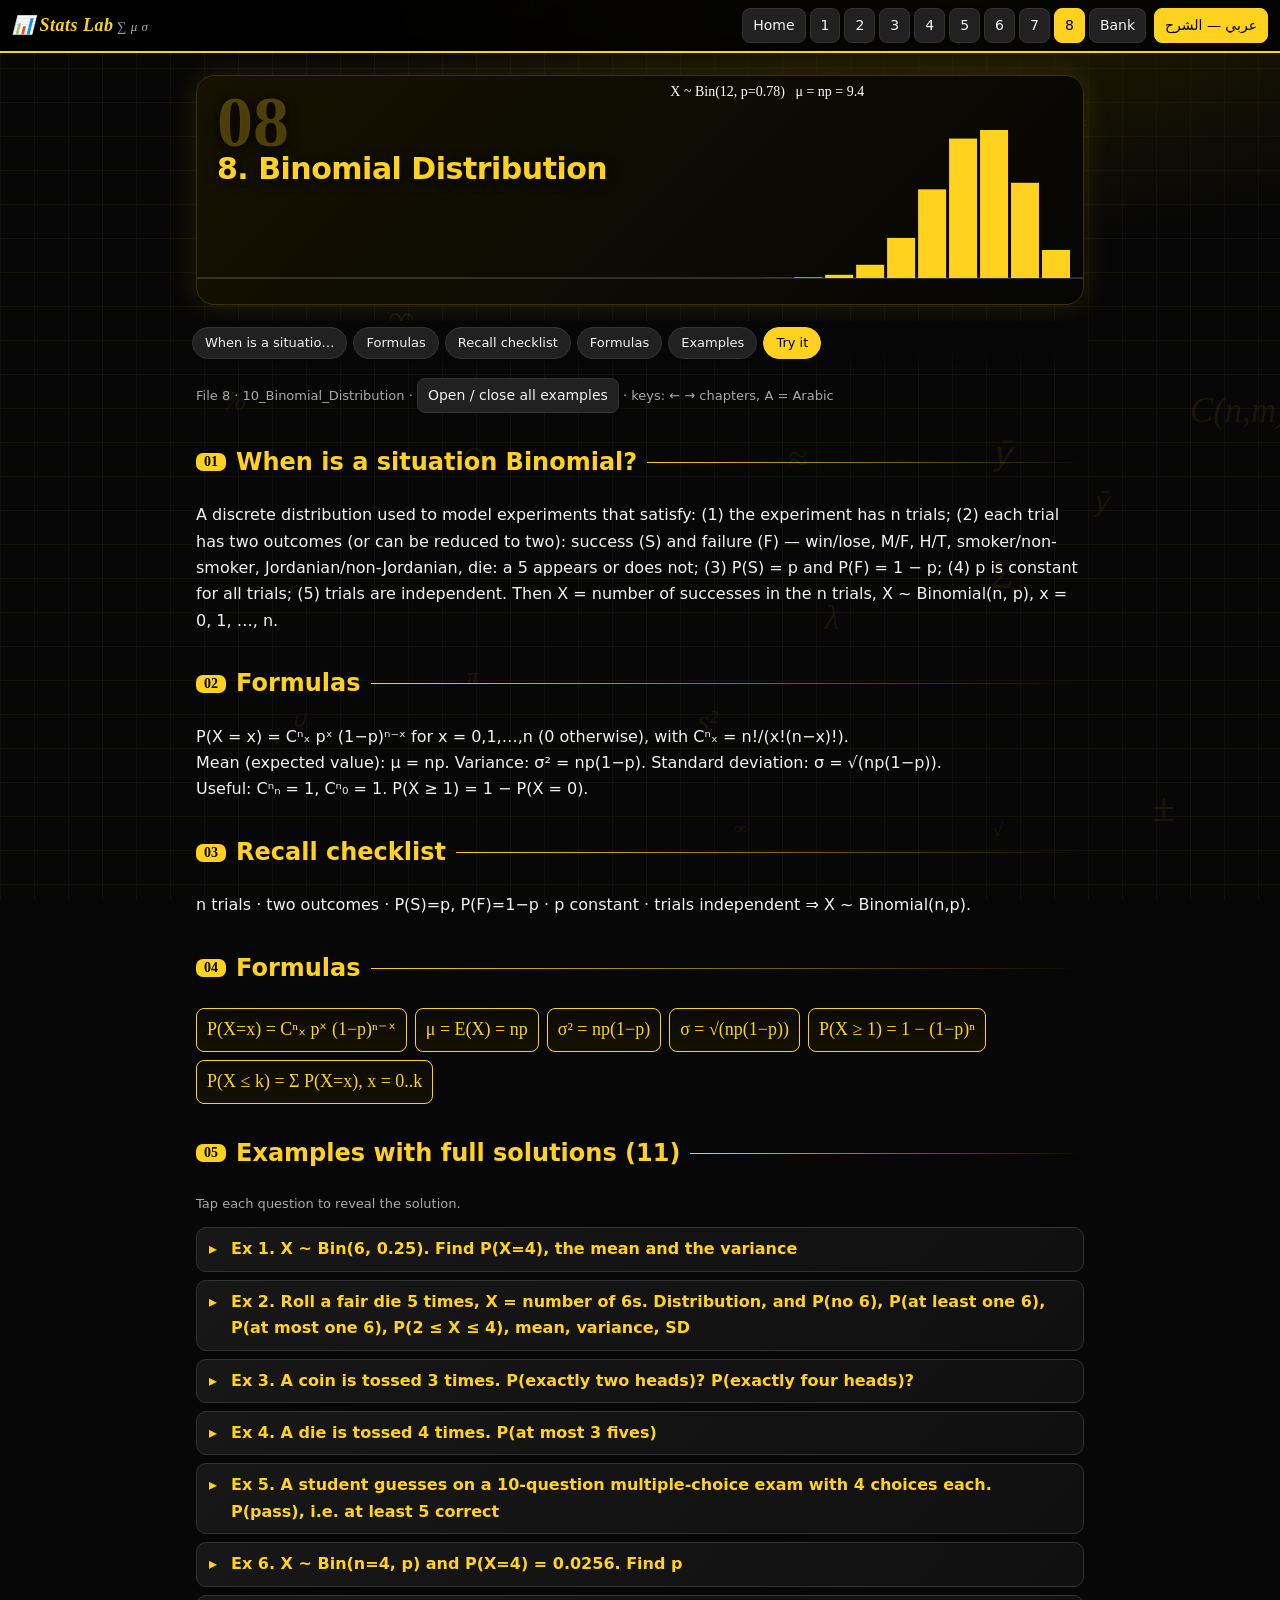
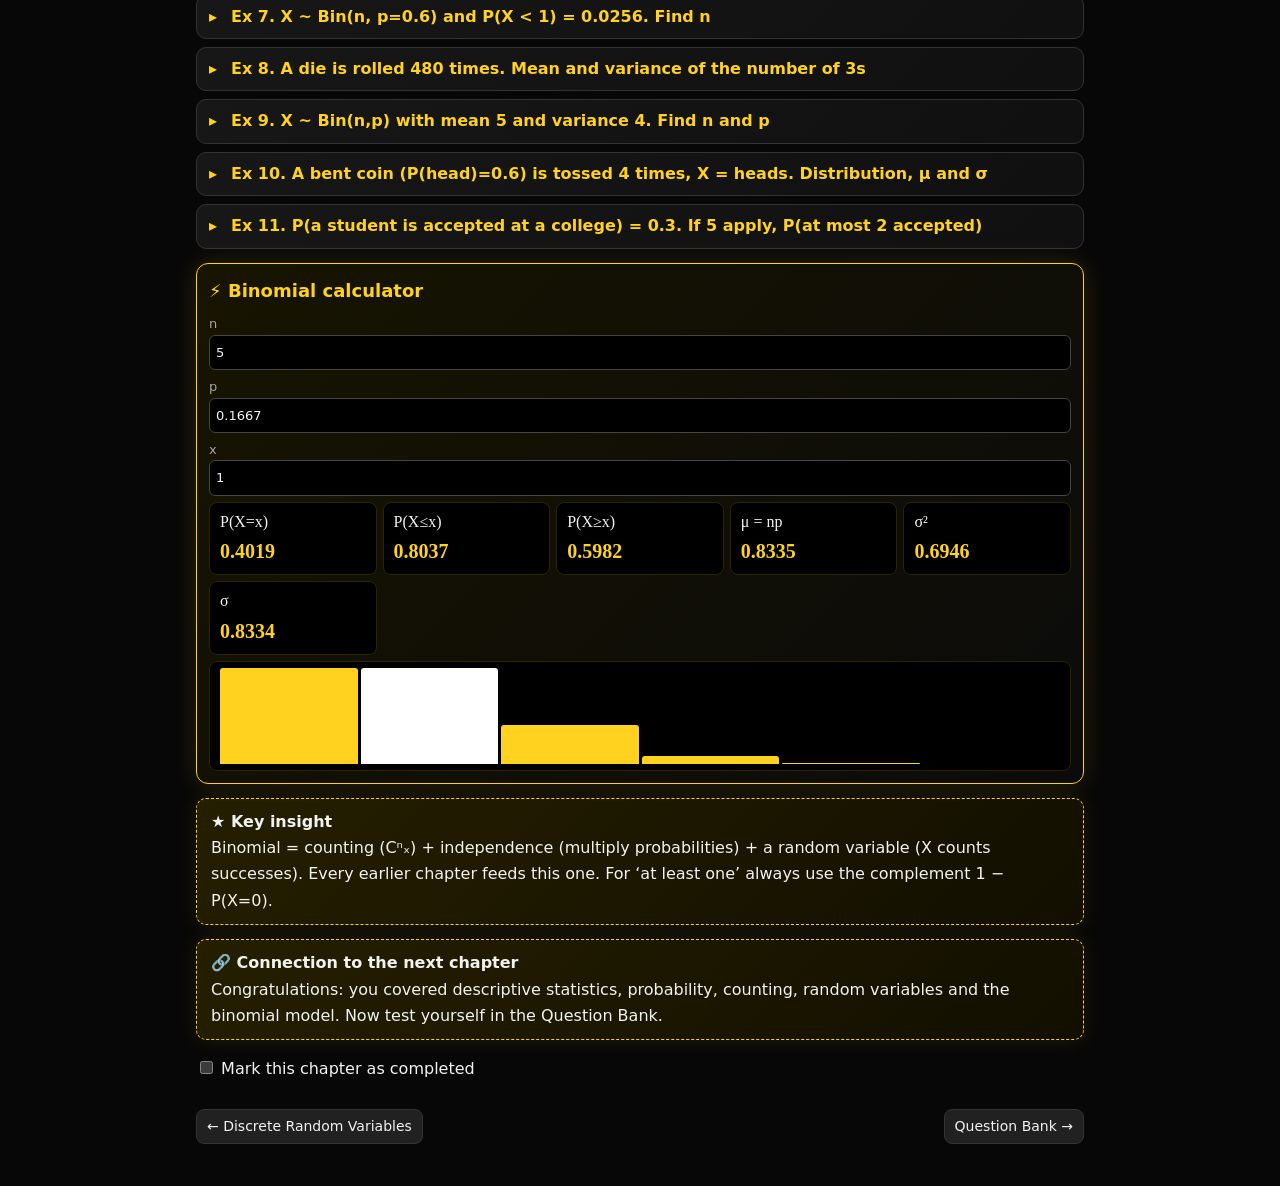
<file: 08_Binomial_Distribution.html>
<!DOCTYPE html>
<html lang='en'>

<head>
    <meta charset='utf-8'>
    <meta name='viewport' content='width=device-width,initial-scale=1'>
    <title>8. Binomial Distribution</title>
    <link rel='stylesheet' href='assets/style.css'>
</head>

<body data-p='08'><canvas id='bg'></canvas>
    <div id='sp'></div>
    <header><b>📊 Stats Lab</b>
        <nav><a href='index.html' class=''>Home</a><a href='01_Measures_of_Center.html' class=''>1</a><a
                href='02_Measures_of_Dispersion.html' class=''>2</a><a href='03_Probability_Concepts.html'
                class=''>3</a><a href='04_Probability_Rules.html' class=''>4</a><a
                href='05_Conditional_Probability_Independence.html' class=''>5</a><a href='06_Counting_Rules.html'
                class=''>6</a><a href='07_Discrete_Random_Variables.html' class=''>7</a><a
                href='08_Binomial_Distribution.html' class='on'>8</a><a href='09_Question_Bank.html' class=''>Bank</a>
        </nav><button id='tr' class='y'>عربي — الشرح</button>
    </header>
    <main>
        <section class='hero'><canvas id='hv'></canvas>
            <div class='txt'>
                <div class='big'>08</div>
                <h1>8. Binomial Distribution</h1>
                <div class='ar'>توزيع ذات الحدين</div>
            </div>
        </section>
        <div class='toc'><a href='#s0'>When is a situatio…</a><a href='#s1'>Formulas</a><a href='#s2'>Recall
                checklist</a><a href='#fm'>Formulas</a><a href='#ex'>Examples</a><a href='#tool'>Try it</a></div>
        <p class='src'>File 8 · 10_Binomial_Distribution · <button id='openall'>Open / close all examples</button> ·
            keys: ← → chapters, A = Arabic</p>
        <h2 id='s0'>When is a situation Binomial?</h2>
        <p>A discrete distribution used to model experiments that satisfy: (1) the experiment has n trials; (2) each
            trial has two outcomes (or can be reduced to two): success (S) and failure (F) — win/lose, M/F, H/T,
            smoker/non-smoker, Jordanian/non-Jordanian, die: a 5 appears or does not; (3) P(S) = p and P(F) = 1 − p; (4)
            p is constant for all trials; (5) trials are independent. Then X = number of successes in the n trials, X ~
            Binomial(n, p), x = 0, 1, …, n.</p>
        <div class='ar'>ذو الحدين: n محاولة، لكل محاولة نتيجتان (نجاح/فشل)، احتمال النجاح p ثابت، والمحاولات مستقلة. X
            عدد النجاحات وقيمه 0..n.</div>
        <h2 id='s1'>Formulas</h2>
        <p>P(X = x) = Cⁿₓ pˣ (1−p)ⁿ⁻ˣ for x = 0,1,…,n (0 otherwise), with Cⁿₓ = n!/(x!(n−x)!).<br>Mean (expected value):
            μ = np. Variance: σ² = np(1−p). Standard deviation: σ = √(np(1−p)).<br>Useful: Cⁿₙ = 1, Cⁿ₀ = 1. P(X ≥ 1) =
            1 − P(X = 0).</p>
        <div class='ar'>القوانين: الاحتمال Cⁿₓ pˣ q^(n−x)، الوسط np، التباين np(1−p). ولـ (على الأقل واحد) نستخدم 1 −
            P(X=0).</div>
        <h2 id='s2'>Recall checklist</h2>
        <p>n trials · two outcomes · P(S)=p, P(F)=1−p · p constant · trials independent ⇒ X ~ Binomial(n,p).</p>
        <div class='ar'>قائمة التحقق: n محاولة، نتيجتان، p ثابت، استقلال.</div>
        <h2 id='fm'>Formulas</h2>
        <div class='f'>
            <code>P(X=x) = Cⁿₓ pˣ (1−p)ⁿ⁻ˣ</code><code>μ = E(X) = np</code><code>σ² = np(1−p)</code><code>σ = √(np(1−p))</code><code>P(X ≥ 1) = 1 − (1−p)ⁿ</code><code>P(X ≤ k) = Σ P(X=x), x = 0..k</code>
        </div>
        <h2 id='ex'>Examples with full solutions (11)</h2>
        <p class='src'>Tap each question to reveal the solution.</p>
        <details>
            <summary>Ex 1. X ~ Bin(6, 0.25). Find P(X=4), the mean and the variance</summary>
            <p>P(X=4) = C(6,4)(0.25)⁴(0.75)² = 15×0.00390625×0.5625 ≈ 0.0330 (file: 0.0329).<br>μ = 6(0.25) = 1.5. σ² =
                6(0.25)(0.75) = 1.125.</p>
        </details>
        <details>
            <summary>Ex 2. Roll a fair die 5 times, X = number of 6s. Distribution, and P(no 6), P(at least one 6), P(at
                most one 6), P(2 ≤ X ≤ 4), mean, variance, SD</summary>
            <p>Conditions: 5 trials; S = 6 turns up; P(S) = 1/6; constant; independent → X ~ Bin(5,
                1/6).<br>P(0)=0.4019, P(1)=0.4019, P(2)=0.1608, P(3)=0.0322, P(4)=0.0032, P(5)=0.0001.<br>No 6: 0.4019.
                At least one: 1 − 0.4019 = 0.5981. At most one: 0.8038. 2≤X≤4: 0.1608+0.0322+0.0032 = 0.1962.<br>μ =
                5/6, σ² = 5(1/6)(5/6) = 25/36, σ = 5/6.</p>
        </details>
        <details>
            <summary>Ex 3. A coin is tossed 3 times. P(exactly two heads)? P(exactly four heads)?</summary>
            <p>X ~ Bin(3, 1/2): P(X=2) = C(3,2)(1/2)²(1/2) = 3/8. P(X=4) = 0 (impossible, x ≤ 3).</p>
        </details>
        <details>
            <summary>Ex 4. A die is tossed 4 times. P(at most 3 fives)</summary>
            <p>X ~ Bin(4, 1/6). P(X≤3) = 1 − P(X=4) = 1 − (1/6)⁴ = 1 − 1/1296 = <b>1295/1296</b>.</p>
        </details>
        <details>
            <summary>Ex 5. A student guesses on a 10-question multiple-choice exam with 4 choices each. P(pass), i.e. at
                least 5 correct</summary>
            <p>X ~ Bin(10, 1/4). P(X ≥ 5) = 1 − [P(0)+P(1)+P(2)+P(3)+P(4)] ≈ <b>0.078</b>.</p>
        </details>
        <details>
            <summary>Ex 6. X ~ Bin(n=4, p) and P(X=4) = 0.0256. Find p</summary>
            <p>C(4,4)p⁴(1−p)⁰ = p⁴ = 0.0256 → p = ⁴√0.0256 = <b>0.4</b>.</p>
        </details>
        <details>
            <summary>Ex 7. X ~ Bin(n, p=0.6) and P(X &lt; 1) = 0.0256. Find n</summary>
            <p>P(X=0) = C(n,0)(0.6)⁰(0.4)ⁿ = (0.4)ⁿ = 0.0256 = (0.4)⁴ → <b>n = 4</b>.</p>
        </details>
        <details>
            <summary>Ex 8. A die is rolled 480 times. Mean and variance of the number of 3s</summary>
            <p>X ~ Bin(480, 1/6). μ = 480/6 = <b>80</b>. σ² = 480×(1/6)×(5/6) = <b>20/3</b>.</p>
        </details>
        <details>
            <summary>Ex 9. X ~ Bin(n,p) with mean 5 and variance 4. Find n and p</summary>
            <p>np = 5 and np(1−p) = 4 → 5(1−p) = 4 → 1−p = 4/5 → p = 1/5. Then n(1/5) = 5 → <b>n = 25</b>.</p>
        </details>
        <details>
            <summary>Ex 10. A bent coin (P(head)=0.6) is tossed 4 times, X = heads. Distribution, μ and σ</summary>
            <p>X ~ Bin(4, 0.6): P(x) = C(4,x)(0.6)ˣ(0.4)⁴⁻ˣ, x = 0..4 → 0.0256, 0.1536, 0.3456, 0.3456, 0.1296 (sum
                1).<br>μ = 4(0.6) = 2.4. σ² = 4(0.6)(0.4) = 0.96. σ = √0.96 = 0.98.</p>
        </details>
        <details>
            <summary>Ex 11. P(a student is accepted at a college) = 0.3. If 5 apply, P(at most 2 accepted)</summary>
            <p>X ~ Bin(5, 0.3). P(X≤2) = C(5,0)(0.7)⁵ + C(5,1)(0.3)(0.7)⁴ + C(5,2)(0.3)²(0.7)³ = 0.1681 + 0.3601 +
                0.3087 = <b>0.84</b>.</p>
        </details>
        <div class='w' id='tool' data-w='bin'></div>
        <div class='tip'><b>★ Key insight</b><br>Binomial = counting (Cⁿₓ) + independence (multiply probabilities) + a
            random variable (X counts successes). Every earlier chapter feeds this one. For ‘at least one’ always use
            the complement 1 − P(X=0).<div class='ar'>ذو الحدين = عدّ (التوافيق) + استقلال (ضرب الاحتمالات) + متغير
                عشوائي (X يعدّ النجاحات). وللعبارة (على الأقل واحد) استخدم المتمم 1−P(X=0).</div>
        </div>
        <div class='tip'><b>🔗 Connection to the next chapter</b><br>Congratulations: you covered descriptive
            statistics, probability, counting, random variables and the binomial model. Now test yourself in the
            Question Bank.<div class='ar'>أنهيت المادة! اختبر نفسك الآن في بنك الأسئلة.</div>
        </div>
        <p><label><input type='checkbox' id='done' data-k='8' style='width:auto'> Mark this chapter as completed</label>
        </p>
        <div class='pn'><a class='btn' href='07_Discrete_Random_Variables.html'>← Discrete Random Variables</a><a
                class='btn y' href='09_Question_Bank.html'>Question Bank →</a></div>
    </main>
    <script src='assets/app.js'></script>
    <script src='assets/fx.js'></script>
</body>

</html>
</file>
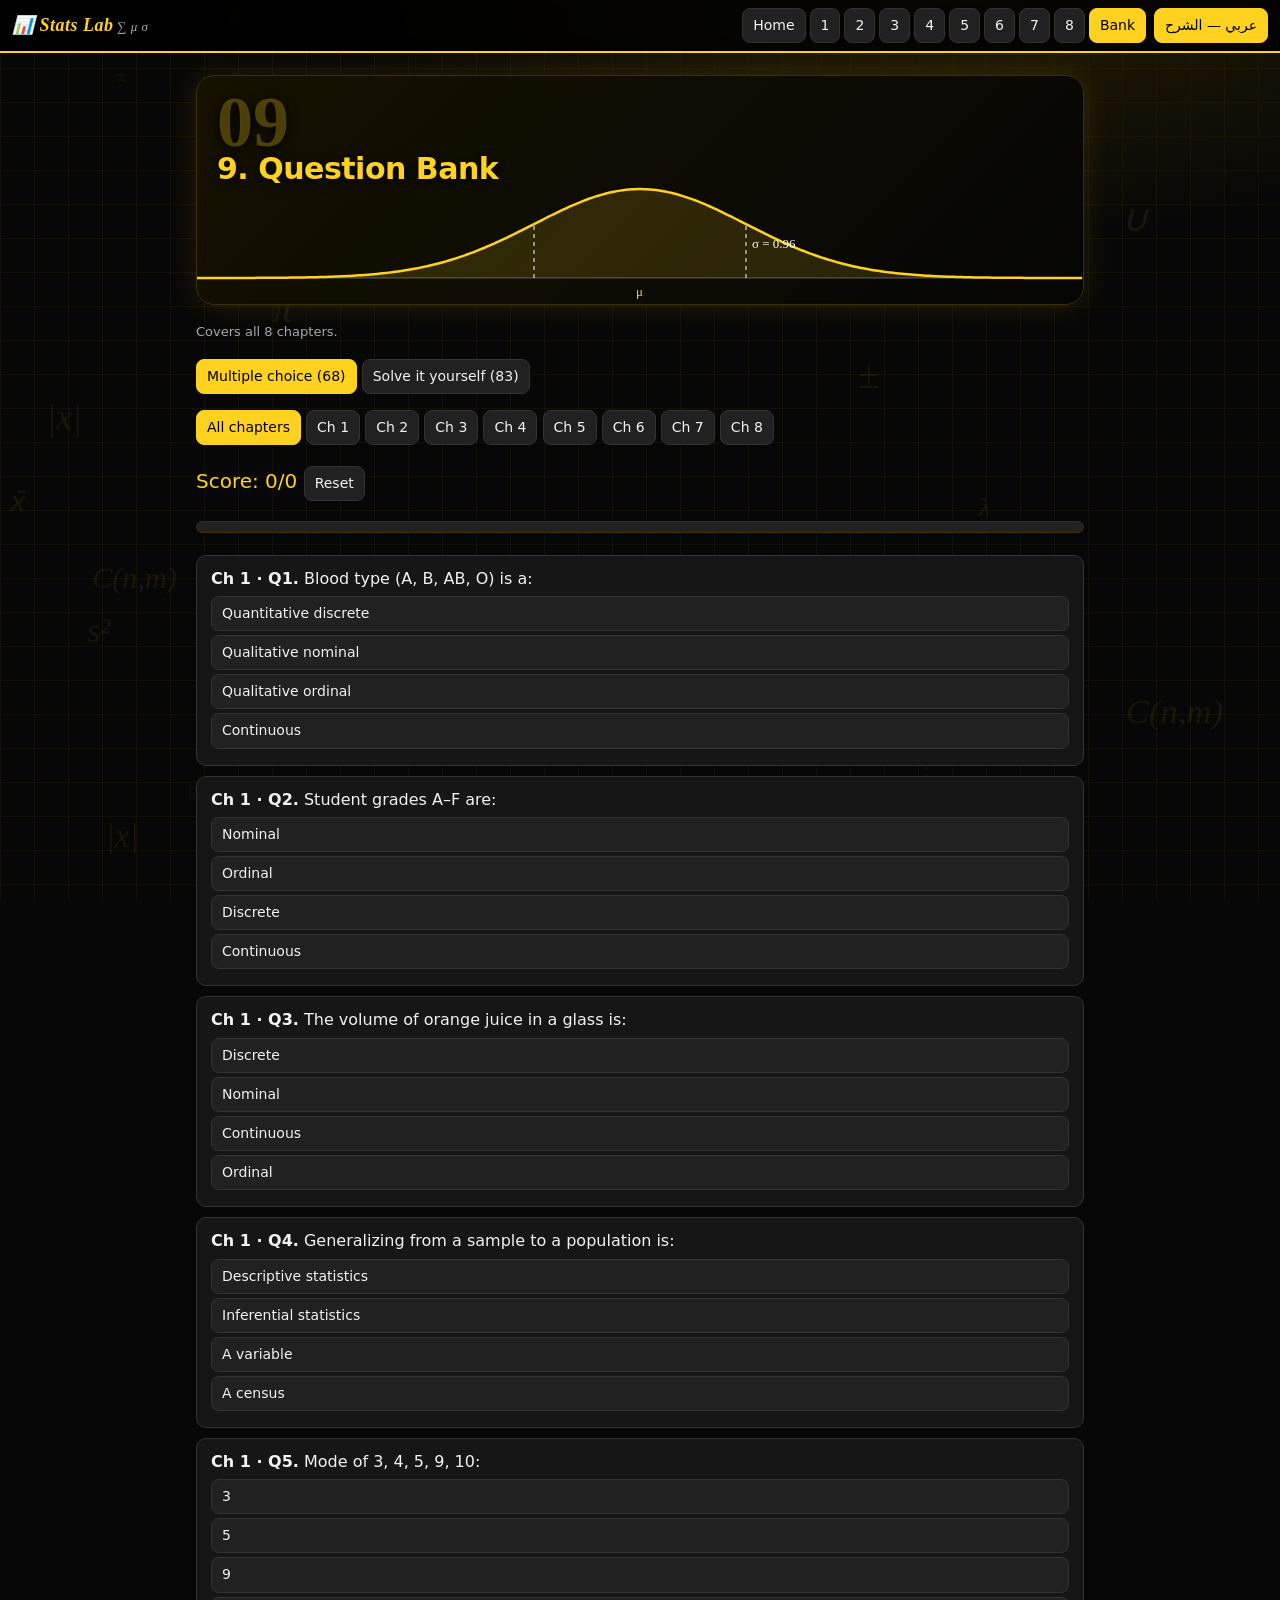
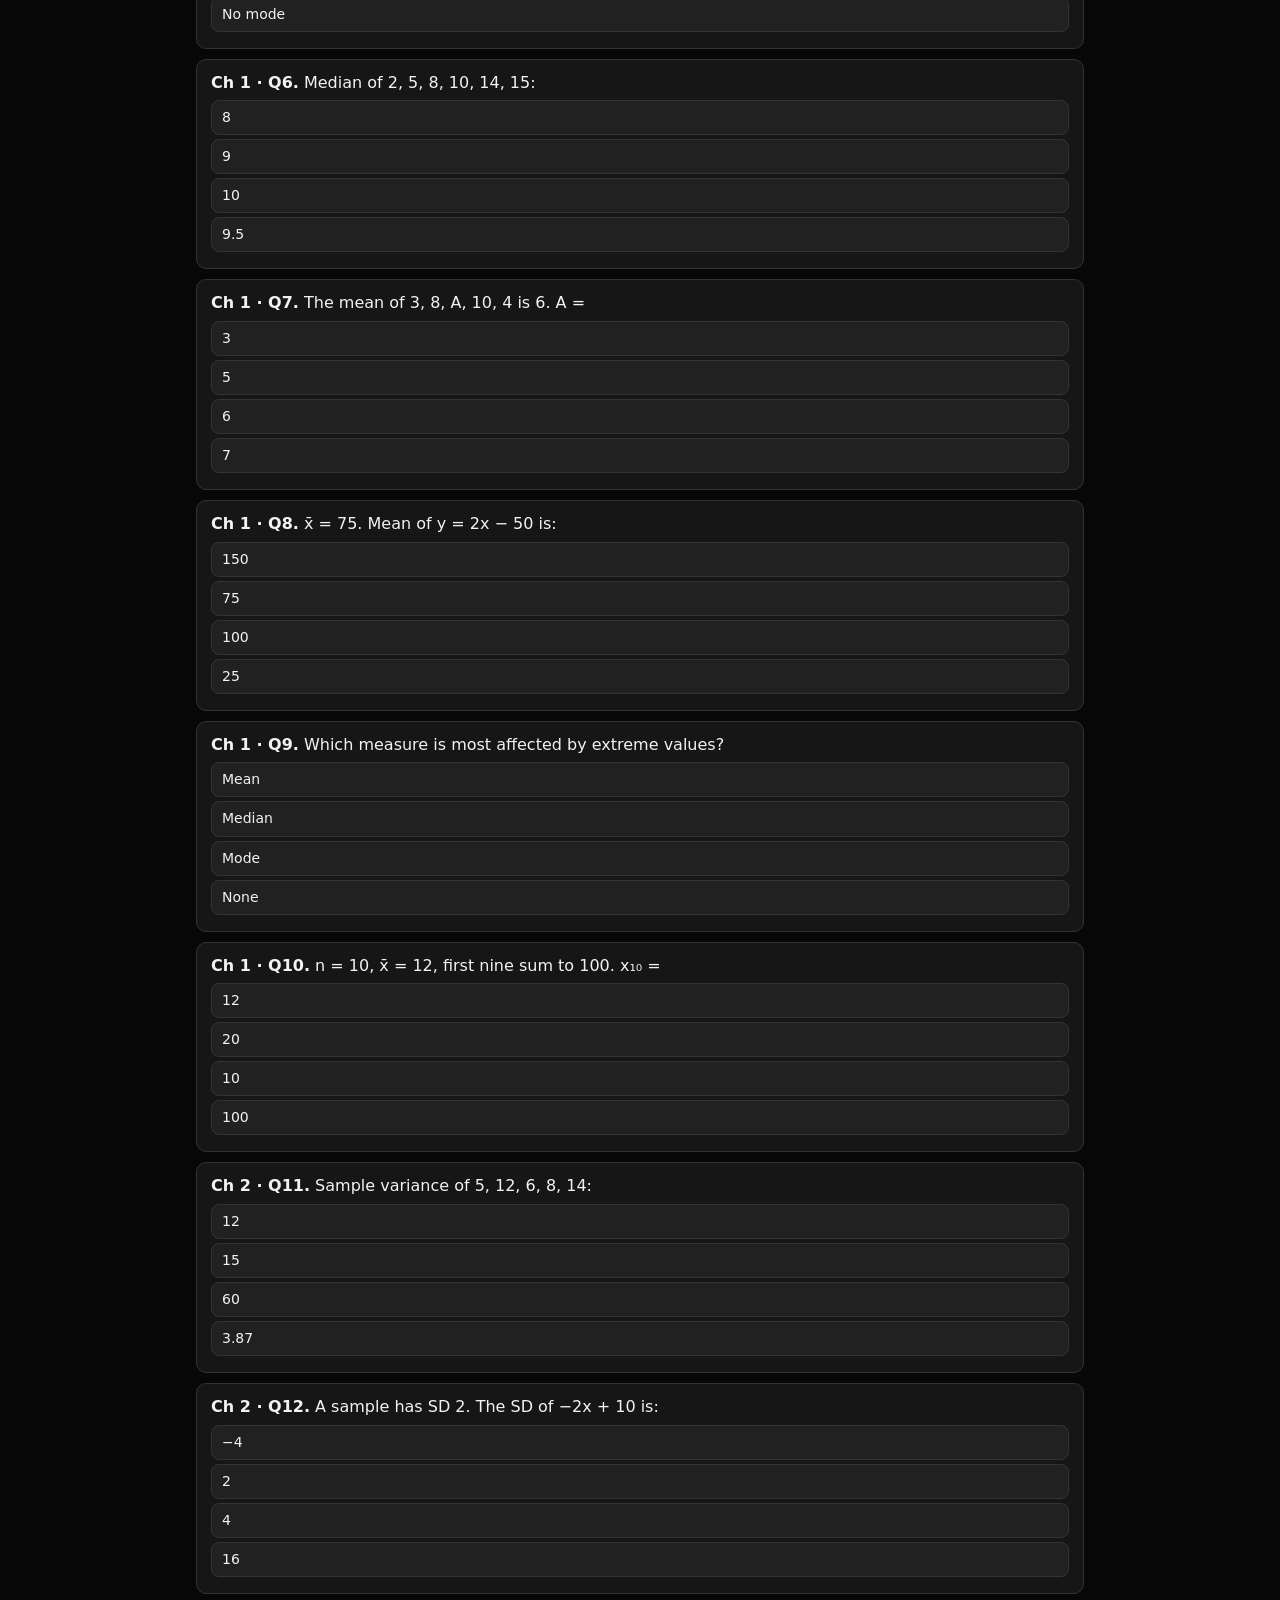
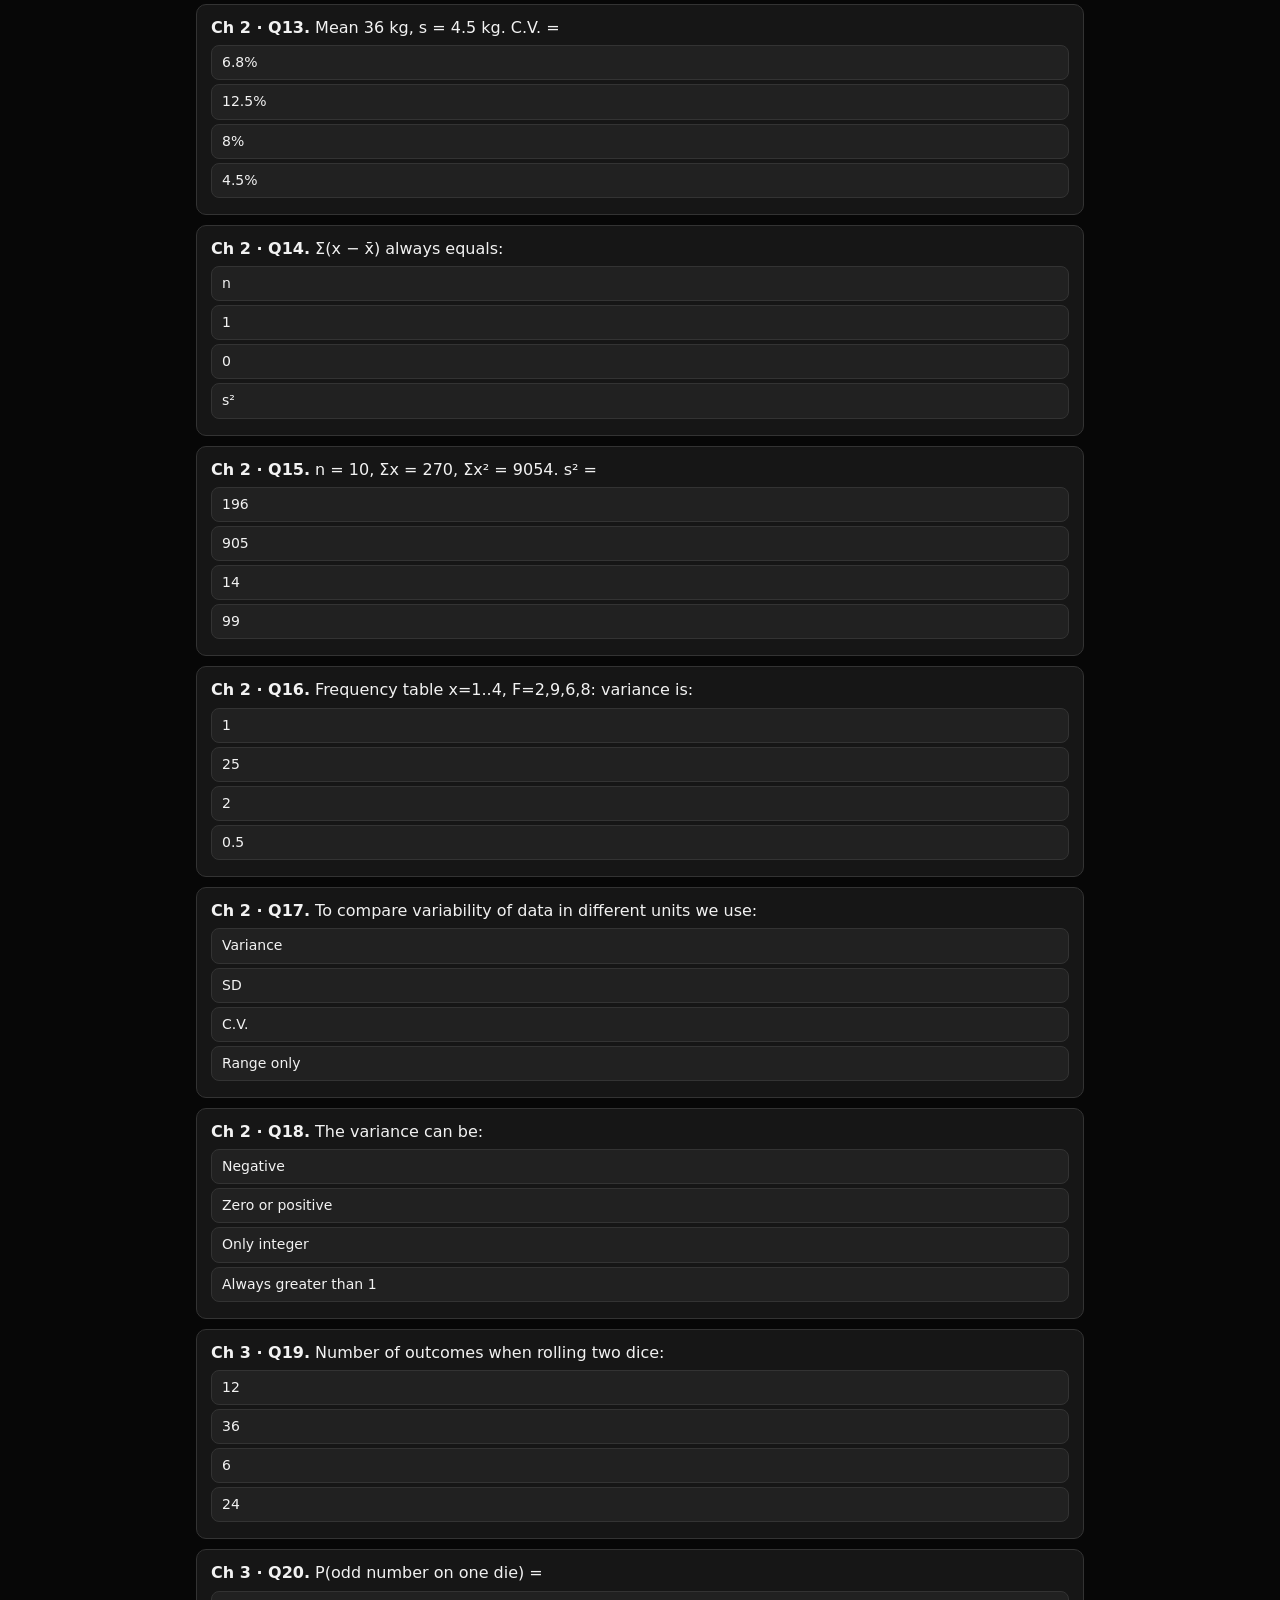
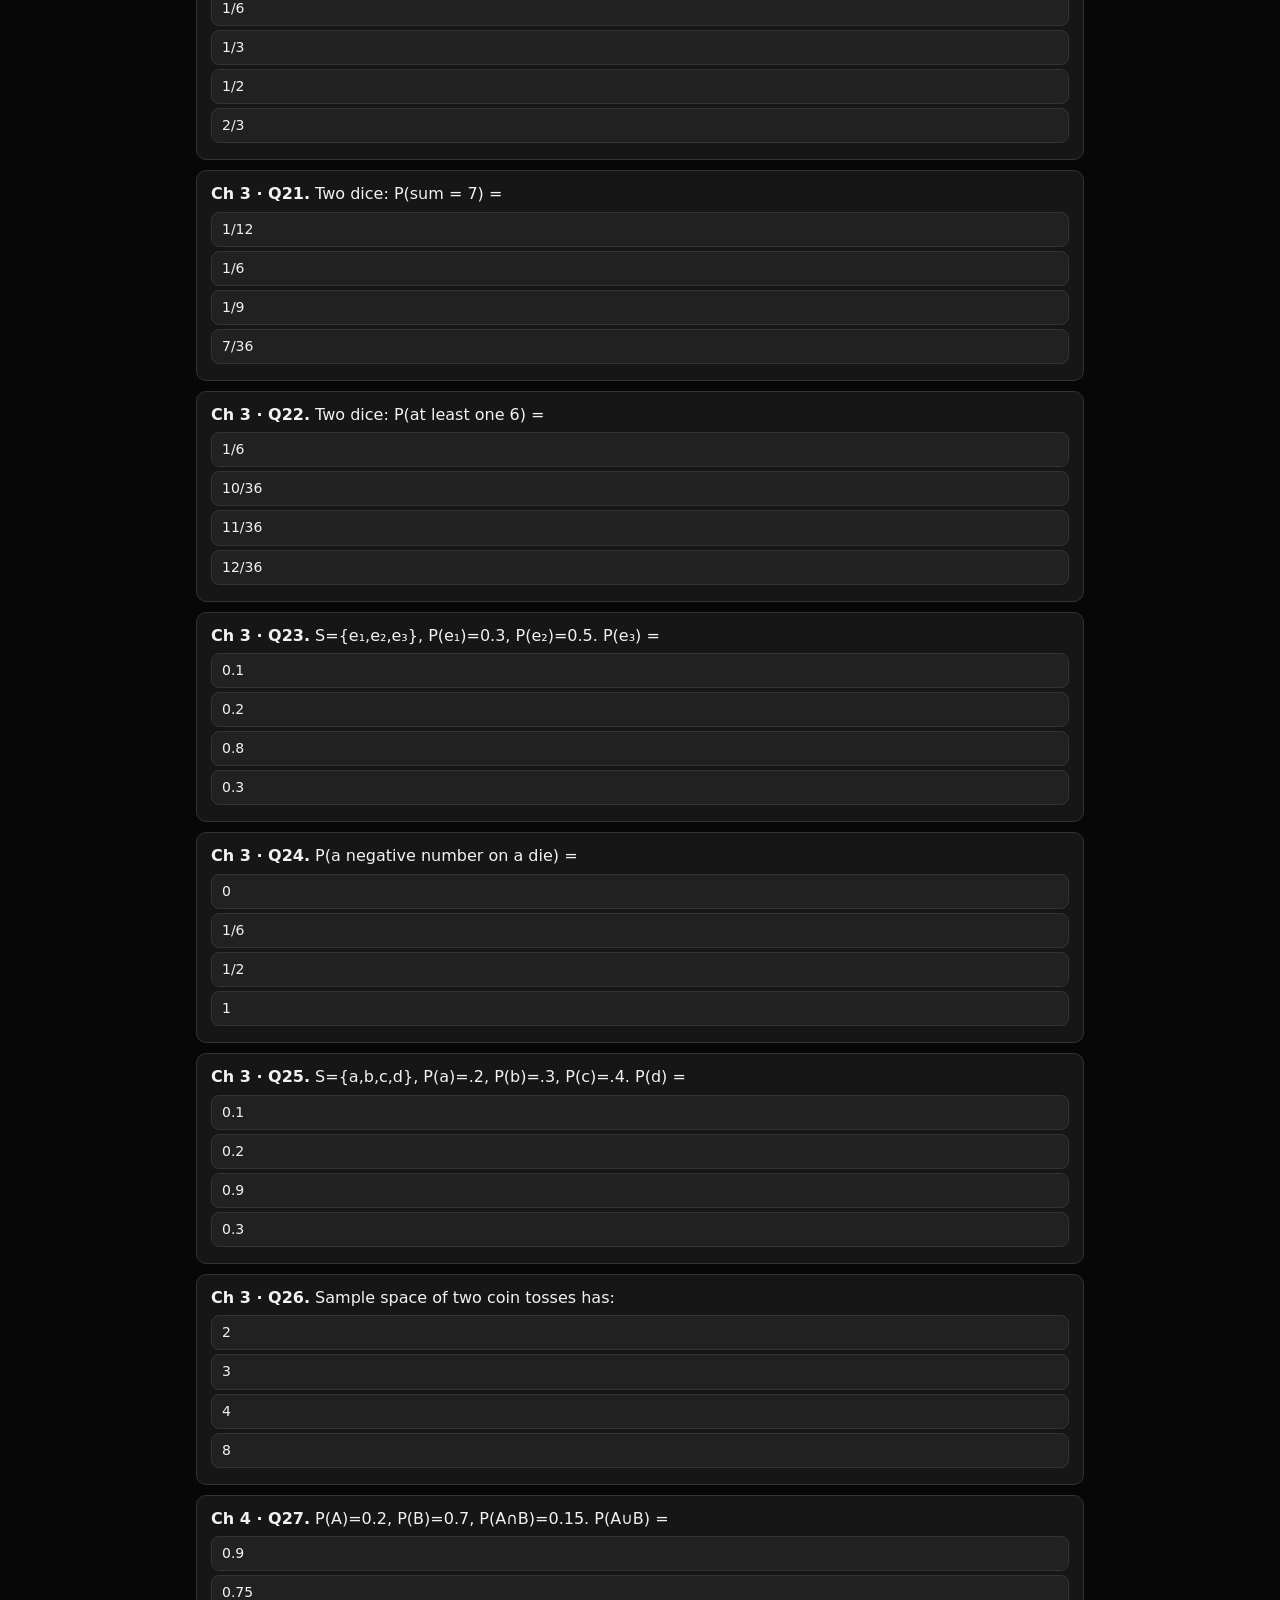
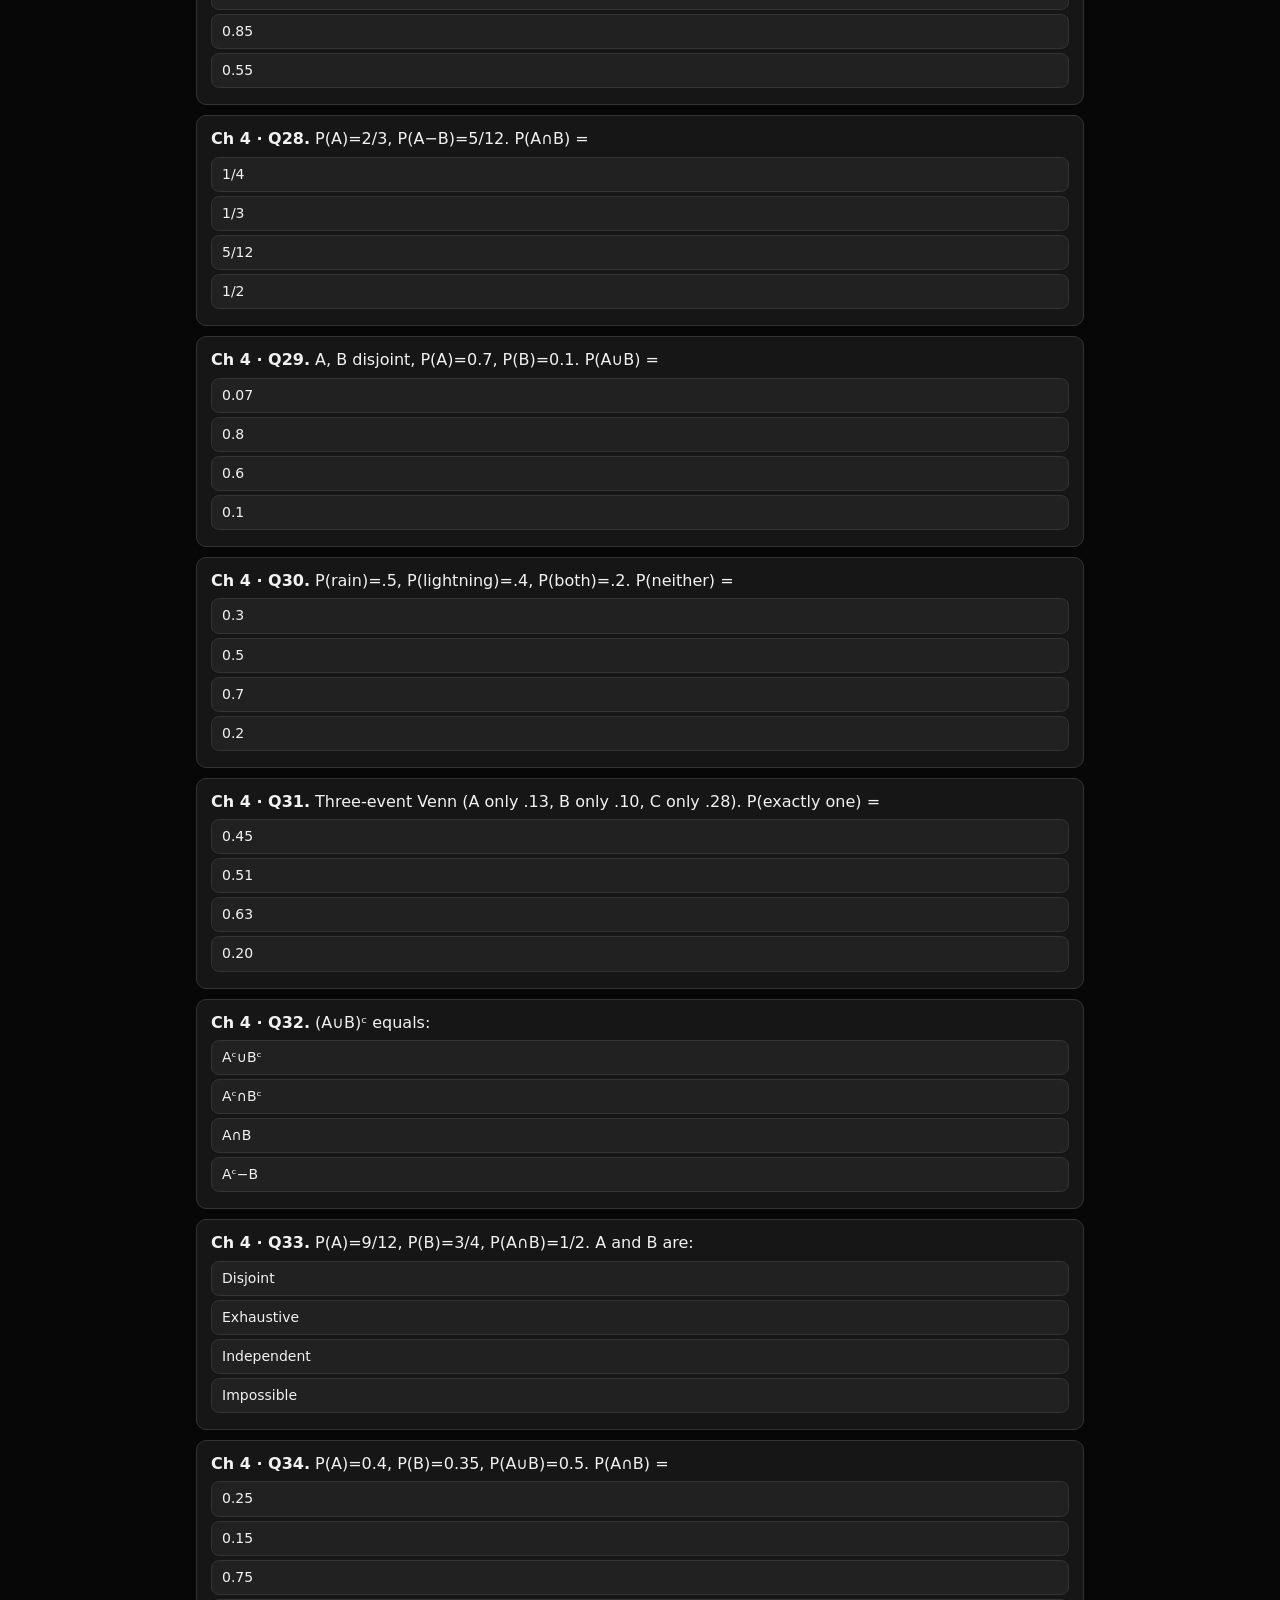
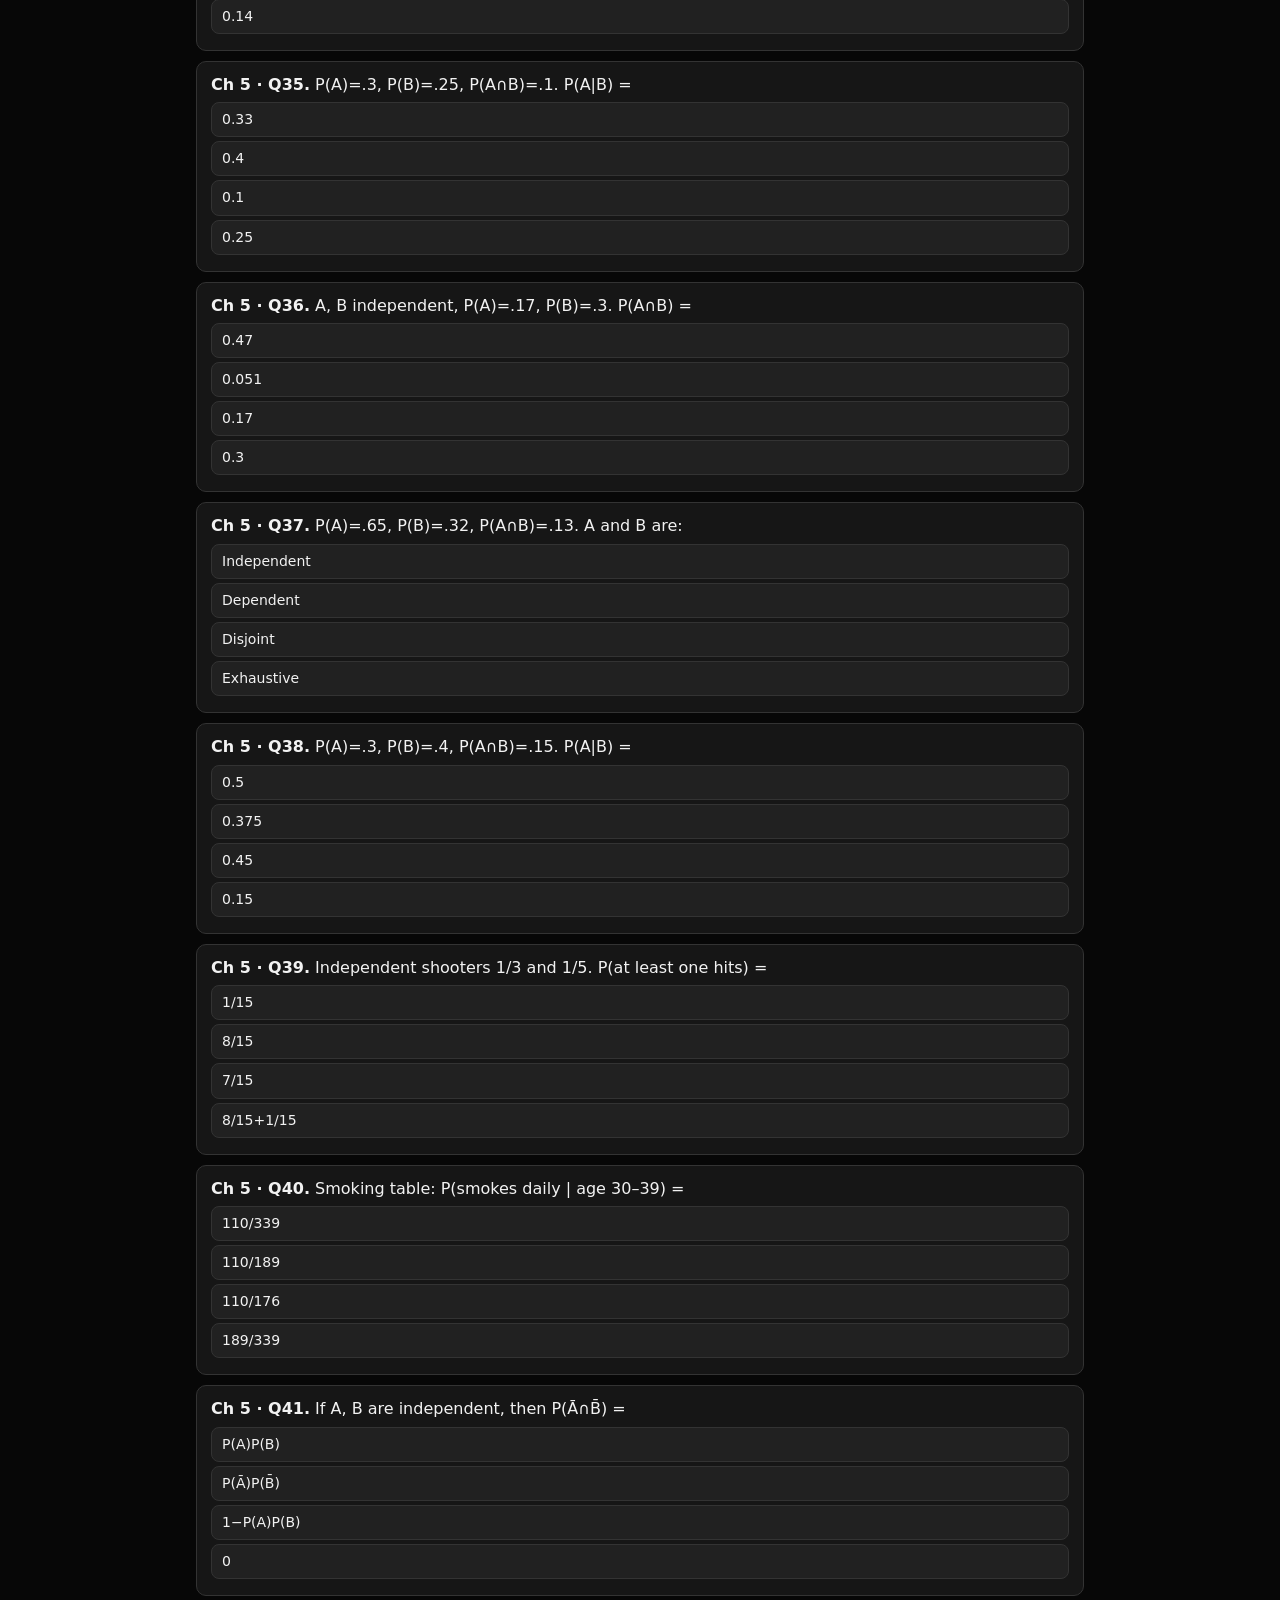
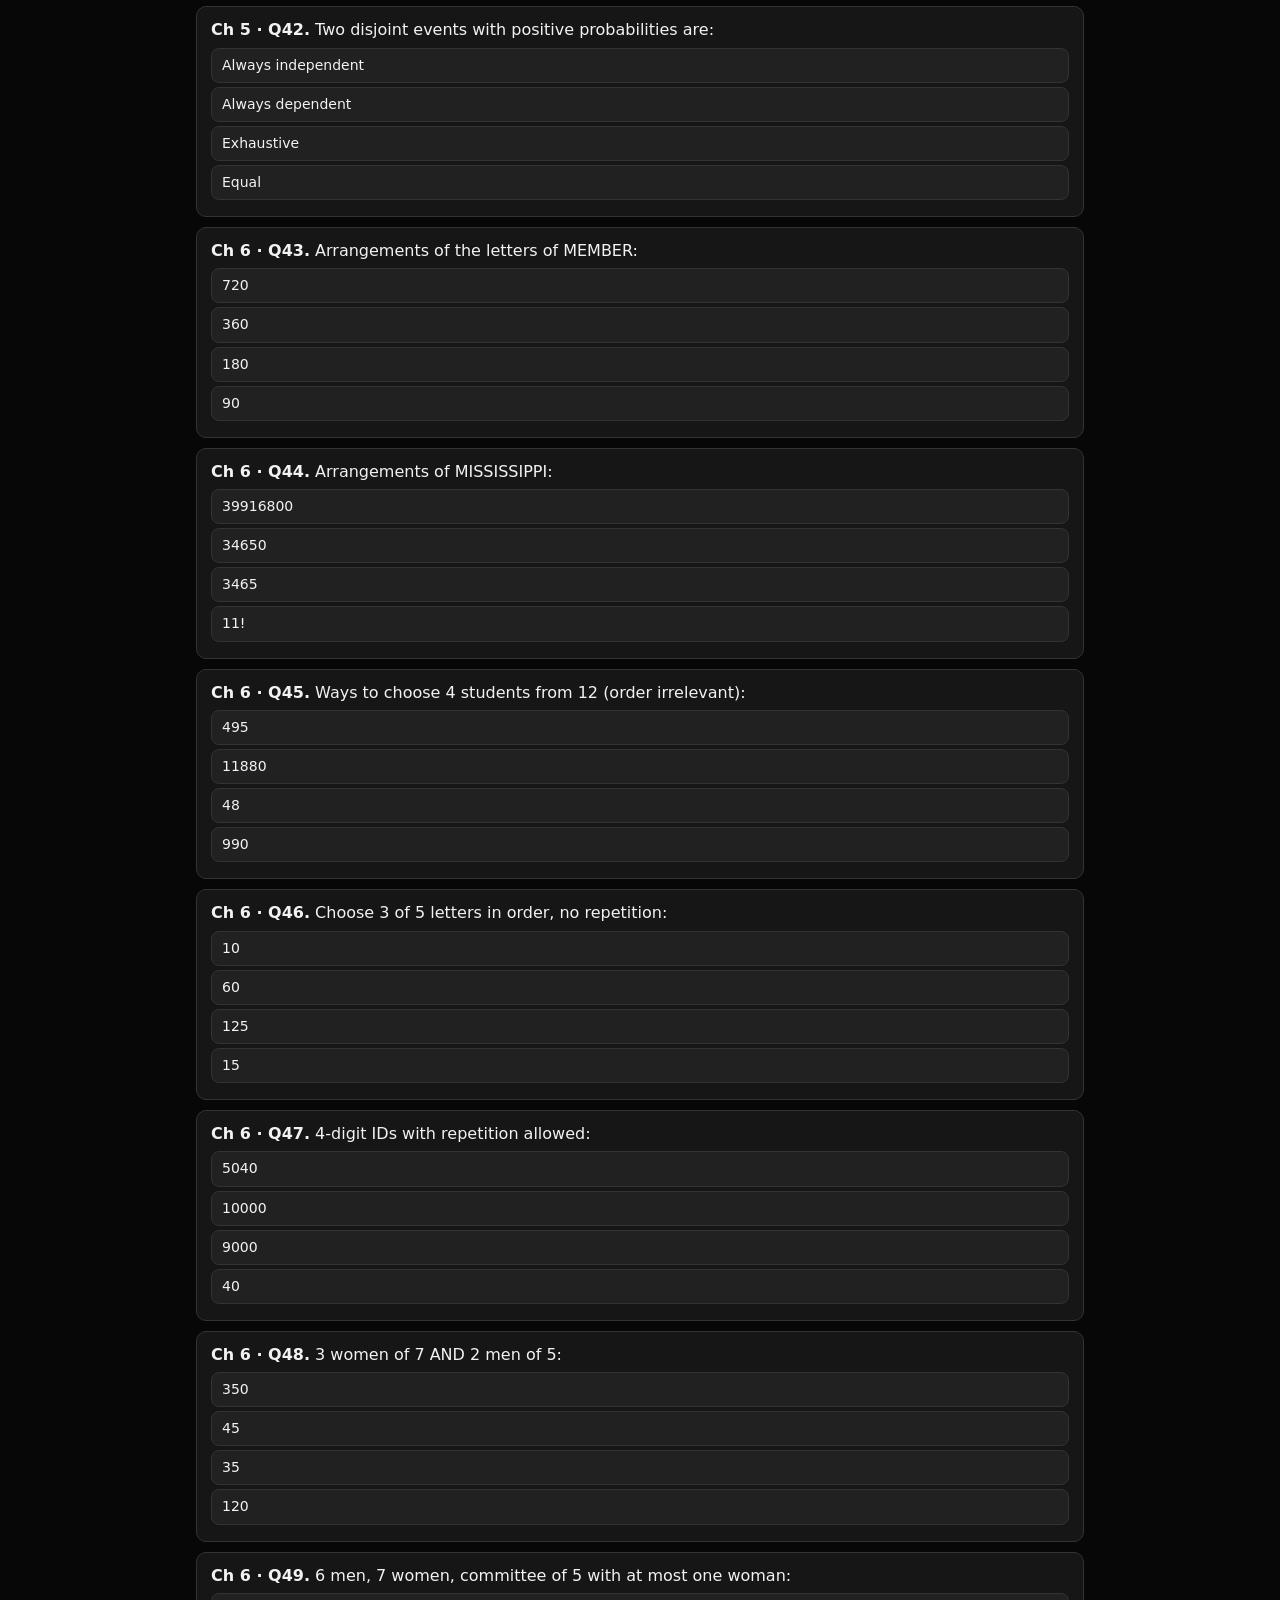
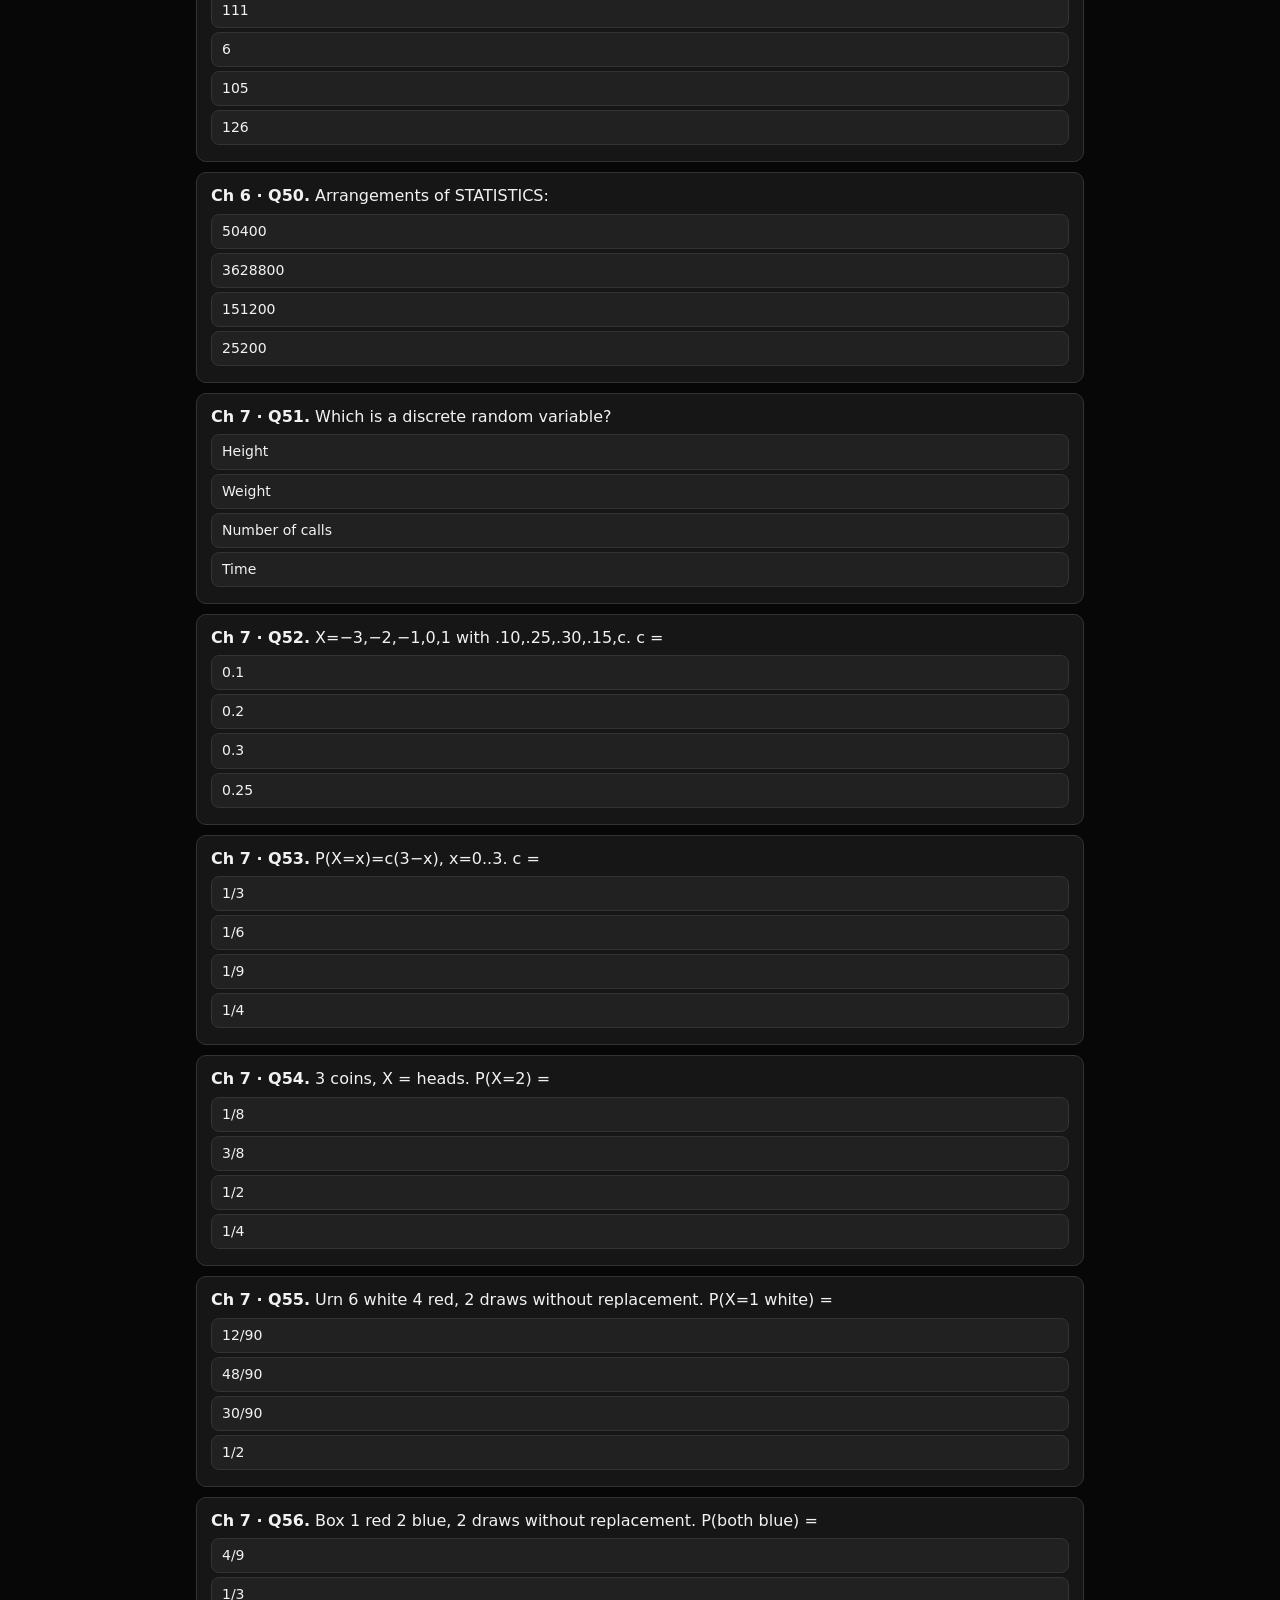
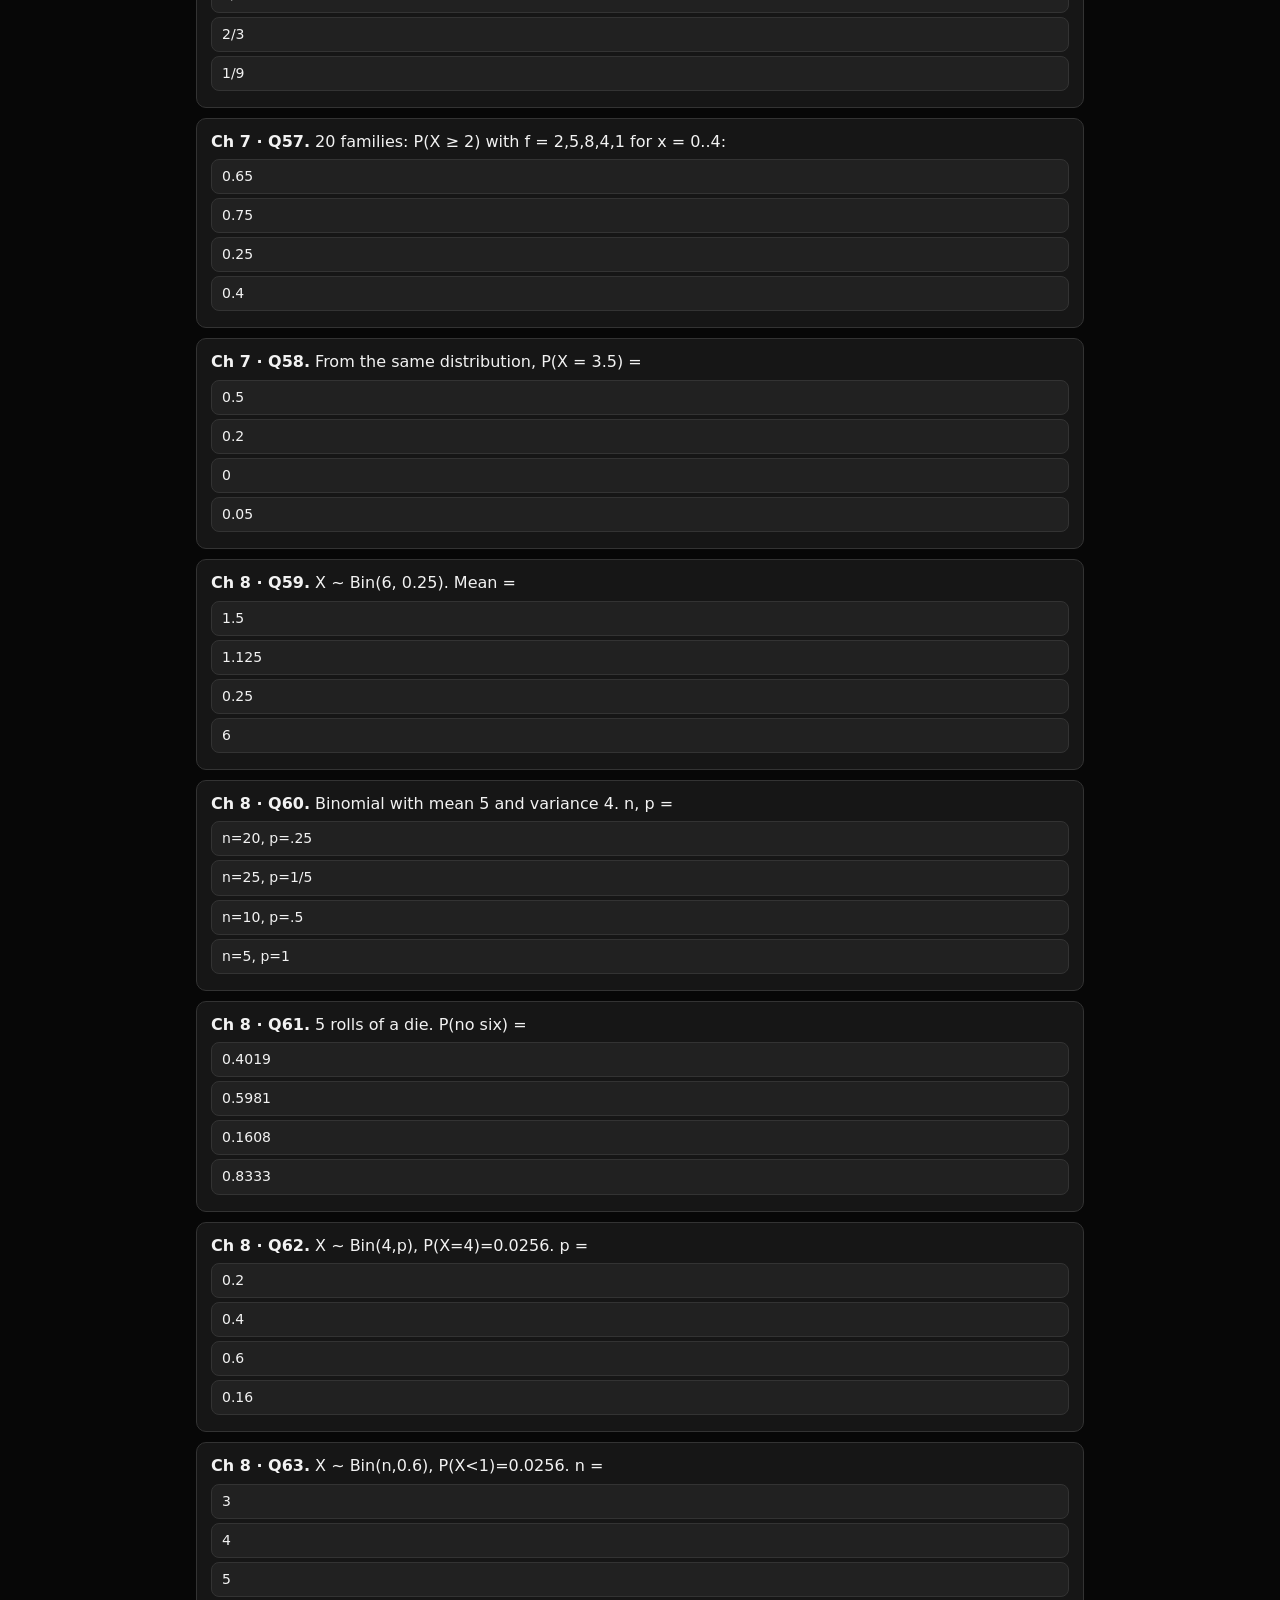
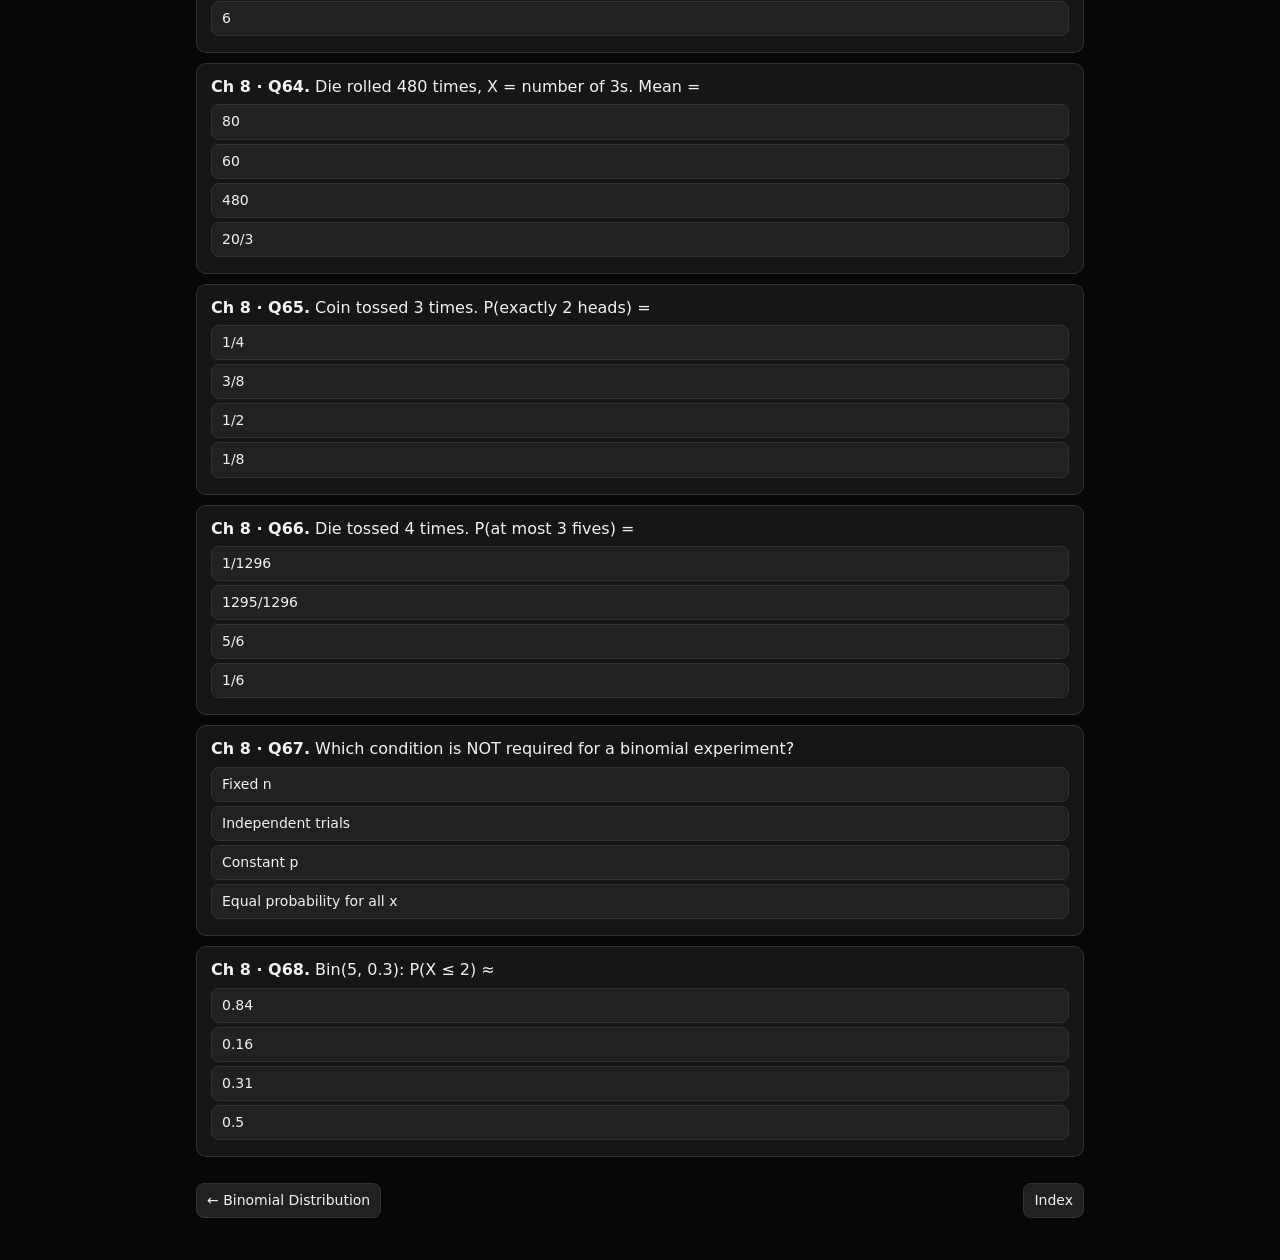
<file: 09_Question_Bank.html>
<!DOCTYPE html>
<html lang='en'>

<head>
    <meta charset='utf-8'>
    <meta name='viewport' content='width=device-width,initial-scale=1'>
    <title>Question Bank</title>
    <link rel='stylesheet' href='assets/style.css'>
</head>

<body data-p='09'><canvas id='bg'></canvas>
    <div id='sp'></div>
    <header><b>📊 Stats Lab</b>
        <nav><a href='index.html' class=''>Home</a><a href='01_Measures_of_Center.html' class=''>1</a><a
                href='02_Measures_of_Dispersion.html' class=''>2</a><a href='03_Probability_Concepts.html'
                class=''>3</a><a href='04_Probability_Rules.html' class=''>4</a><a
                href='05_Conditional_Probability_Independence.html' class=''>5</a><a href='06_Counting_Rules.html'
                class=''>6</a><a href='07_Discrete_Random_Variables.html' class=''>7</a><a
                href='08_Binomial_Distribution.html' class=''>8</a><a href='09_Question_Bank.html' class='on'>Bank</a>
        </nav><button id='tr' class='y'>عربي — الشرح</button>
    </header>
    <main>
        <section class='hero'><canvas id='hv'></canvas>
            <div class='txt'>
                <div class='big'>09</div>
                <h1>9. Question Bank</h1>
                <div class='ar'>بنك الأسئلة</div>
            </div>
        </section>
        <div class='ar'>بنك الأسئلة: اختيار من متعدد مع تصحيح فوري، وقسم لحل كل أمثلة الملفات بنفسك ثم إظهار الحل.</div>
        <p class='src'>Covers all 8 chapters.</p>
        <div id='bank'></div>
        <script>window.QB = {"m": [[1, "Blood type (A, B, AB, O) is a:", ["Quantitative discrete", "Qualitative nominal", "Qualitative ordinal", "Continuous"], 1, "Categories with no natural order."], [1, "Student grades A–F are:", ["Nominal", "Ordinal", "Discrete", "Continuous"], 1, "Categories with an order."], [1, "The volume of orange juice in a glass is:", ["Discrete", "Nominal", "Continuous", "Ordinal"], 2, "Measured, so continuous."], [1, "Generalizing from a sample to a population is:", ["Descriptive statistics", "Inferential statistics", "A variable", "A census"], 1, "Inferential statistics."], [1, "Mode of 3, 4, 5, 9, 10:", ["3", "5", "9", "No mode"], 3, "No value repeats."], [1, "Median of 2, 5, 8, 10, 14, 15:", ["8", "9", "10", "9.5"], 1, "(8+10)/2 = 9"], [1, "The mean of 3, 8, A, 10, 4 is 6. A =", ["3", "5", "6", "7"], 1, "25+A = 30"], [1, "x̄ = 75. Mean of y = 2x − 50 is:", ["150", "75", "100", "25"], 2, "2(75) − 50"], [1, "Which measure is most affected by extreme values?", ["Mean", "Median", "Mode", "None"], 0, "The mean uses every value."], [1, "n = 10, x̄ = 12, first nine sum to 100. x₁₀ =", ["12", "20", "10", "100"], 1, "120 − 100"], [2, "Sample variance of 5, 12, 6, 8, 14:", ["12", "15", "60", "3.87"], 1, "60/4 = 15"], [2, "A sample has SD 2. The SD of −2x + 10 is:", ["−4", "2", "4", "16"], 2, "|−2|·2 = 4"], [2, "Mean 36 kg, s = 4.5 kg. C.V. =", ["6.8%", "12.5%", "8%", "4.5%"], 1, "4.5/36 × 100"], [2, "Σ(x − x̄) always equals:", ["n", "1", "0", "s²"], 2, "Deviations cancel."], [2, "n = 10, Σx = 270, Σx² = 9054. s² =", ["196", "905", "14", "99"], 0, "(9054 − 7290)/9"], [2, "Frequency table x=1..4, F=2,9,6,8: variance is:", ["1", "25", "2", "0.5"], 0, "(220−196)/24"], [2, "To compare variability of data in different units we use:", ["Variance", "SD", "C.V.", "Range only"], 2, "C.V. is unit-free."], [2, "The variance can be:", ["Negative", "Zero or positive", "Only integer", "Always greater than 1"], 1, "Squares are never negative."], [3, "Number of outcomes when rolling two dice:", ["12", "36", "6", "24"], 1, "6×6"], [3, "P(odd number on one die) =", ["1/6", "1/3", "1/2", "2/3"], 2, "{1,3,5}"], [3, "Two dice: P(sum = 7) =", ["1/12", "1/6", "1/9", "7/36"], 1, "6/36"], [3, "Two dice: P(at least one 6) =", ["1/6", "10/36", "11/36", "12/36"], 2, "36 − 25 = 11"], [3, "S={e₁,e₂,e₃}, P(e₁)=0.3, P(e₂)=0.5. P(e₃) =", ["0.1", "0.2", "0.8", "0.3"], 1, "1 − 0.8"], [3, "P(a negative number on a die) =", ["0", "1/6", "1/2", "1"], 0, "Impossible event."], [3, "S={a,b,c,d}, P(a)=.2, P(b)=.3, P(c)=.4. P(d) =", ["0.1", "0.2", "0.9", "0.3"], 0, "1 − 0.9"], [3, "Sample space of two coin tosses has:", ["2", "3", "4", "8"], 2, "{HH,HT,TH,TT}"], [4, "P(A)=0.2, P(B)=0.7, P(A∩B)=0.15. P(A∪B) =", ["0.9", "0.75", "0.85", "0.55"], 1, "0.2 + 0.7 − 0.15"], [4, "P(A)=2/3, P(A−B)=5/12. P(A∩B) =", ["1/4", "1/3", "5/12", "1/2"], 0, "2/3 − 5/12 = 3/12"], [4, "A, B disjoint, P(A)=0.7, P(B)=0.1. P(A∪B) =", ["0.07", "0.8", "0.6", "0.1"], 1, "No overlap, so add."], [4, "P(rain)=.5, P(lightning)=.4, P(both)=.2. P(neither) =", ["0.3", "0.5", "0.7", "0.2"], 0, "1 − 0.7"], [4, "Three-event Venn (A only .13, B only .10, C only .28). P(exactly one) =", ["0.45", "0.51", "0.63", "0.20"], 1, "0.13 + 0.10 + 0.28"], [4, "(A∪B)ᶜ equals:", ["Aᶜ∪Bᶜ", "Aᶜ∩Bᶜ", "A∩B", "Aᶜ−B"], 1, "De Morgan."], [4, "P(A)=9/12, P(B)=3/4, P(A∩B)=1/2. A and B are:", ["Disjoint", "Exhaustive", "Independent", "Impossible"], 1, "P(A∪B) = 1"], [4, "P(A)=0.4, P(B)=0.35, P(A∪B)=0.5. P(A∩B) =", ["0.25", "0.15", "0.75", "0.14"], 0, "0.75 − 0.5"], [5, "P(A)=.3, P(B)=.25, P(A∩B)=.1. P(A|B) =", ["0.33", "0.4", "0.1", "0.25"], 1, "0.1/0.25"], [5, "A, B independent, P(A)=.17, P(B)=.3. P(A∩B) =", ["0.47", "0.051", "0.17", "0.3"], 1, "Multiply."], [5, "P(A)=.65, P(B)=.32, P(A∩B)=.13. A and B are:", ["Independent", "Dependent", "Disjoint", "Exhaustive"], 1, "0.65×0.32 = 0.208 ≠ 0.13"], [5, "P(A)=.3, P(B)=.4, P(A∩B)=.15. P(A|B) =", ["0.5", "0.375", "0.45", "0.15"], 1, "0.15/0.4"], [5, "Independent shooters 1/3 and 1/5. P(at least one hits) =", ["1/15", "8/15", "7/15", "8/15+1/15"], 2, "1/3+1/5−1/15"], [5, "Smoking table: P(smokes daily | age 30–39) =", ["110/339", "110/189", "110/176", "189/339"], 1, "n(B₁∩A₂)/n(A₂)"], [5, "If A, B are independent, then P(Ā∩B̄) =", ["P(A)P(B)", "P(Ā)P(B̄)", "1−P(A)P(B)", "0"], 1, "Complements are independent too."], [5, "Two disjoint events with positive probabilities are:", ["Always independent", "Always dependent", "Exhaustive", "Equal"], 1, "If one occurs the other cannot."], [6, "Arrangements of the letters of MEMBER:", ["720", "360", "180", "90"], 2, "6!/(2!2!)"], [6, "Arrangements of MISSISSIPPI:", ["39916800", "34650", "3465", "11!"], 1, "11!/(4!4!2!)"], [6, "Ways to choose 4 students from 12 (order irrelevant):", ["495", "11880", "48", "990"], 0, "C(12,4)"], [6, "Choose 3 of 5 letters in order, no repetition:", ["10", "60", "125", "15"], 1, "P(5,3)"], [6, "4-digit IDs with repetition allowed:", ["5040", "10000", "9000", "40"], 1, "10⁴"], [6, "3 women of 7 AND 2 men of 5:", ["350", "45", "35", "120"], 0, "35×10"], [6, "6 men, 7 women, committee of 5 with at most one woman:", ["111", "6", "105", "126"], 0, "6 + 105"], [6, "Arrangements of STATISTICS:", ["50400", "3628800", "151200", "25200"], 0, "10!/(3!3!2!)"], [7, "Which is a discrete random variable?", ["Height", "Weight", "Number of calls", "Time"], 2, "Counts are discrete."], [7, "X=−3,−2,−1,0,1 with .10,.25,.30,.15,c. c =", ["0.1", "0.2", "0.3", "0.25"], 1, "Sum to 1."], [7, "P(X=x)=c(3−x), x=0..3. c =", ["1/3", "1/6", "1/9", "1/4"], 1, "3c+2c+c = 1"], [7, "3 coins, X = heads. P(X=2) =", ["1/8", "3/8", "1/2", "1/4"], 1, "3 of 8 outcomes."], [7, "Urn 6 white 4 red, 2 draws without replacement. P(X=1 white) =", ["12/90", "48/90", "30/90", "1/2"], 1, "RW + WR"], [7, "Box 1 red 2 blue, 2 draws without replacement. P(both blue) =", ["4/9", "1/3", "2/3", "1/9"], 1, "2/3 × 1/2"], [7, "20 families: P(X ≥ 2) with f = 2,5,8,4,1 for x = 0..4:", ["0.65", "0.75", "0.25", "0.4"], 0, "0.4+0.2+0.05"], [7, "From the same distribution, P(X = 3.5) =", ["0.5", "0.2", "0", "0.05"], 2, "3.5 is not a possible value."], [8, "X ~ Bin(6, 0.25). Mean =", ["1.5", "1.125", "0.25", "6"], 0, "np"], [8, "Binomial with mean 5 and variance 4. n, p =", ["n=20, p=.25", "n=25, p=1/5", "n=10, p=.5", "n=5, p=1"], 1, "1−p = 0.8"], [8, "5 rolls of a die. P(no six) =", ["0.4019", "0.5981", "0.1608", "0.8333"], 0, "(5/6)⁵"], [8, "X ~ Bin(4,p), P(X=4)=0.0256. p =", ["0.2", "0.4", "0.6", "0.16"], 1, "p⁴ = 0.0256"], [8, "X ~ Bin(n,0.6), P(X<1)=0.0256. n =", ["3", "4", "5", "6"], 1, "(0.4)ⁿ = 0.0256"], [8, "Die rolled 480 times, X = number of 3s. Mean =", ["80", "60", "480", "20/3"], 0, "480/6"], [8, "Coin tossed 3 times. P(exactly 2 heads) =", ["1/4", "3/8", "1/2", "1/8"], 1, "C(3,2)/8"], [8, "Die tossed 4 times. P(at most 3 fives) =", ["1/1296", "1295/1296", "5/6", "1/6"], 1, "1 − (1/6)⁴"], [8, "Which condition is NOT required for a binomial experiment?", ["Fixed n", "Independent trials", "Constant p", "Equal probability for all x"], 3, "Probabilities of x values are not equal in general."], [8, "Bin(5, 0.3): P(X ≤ 2) ≈", ["0.84", "0.16", "0.31", "0.5"], 0, "0.168+0.360+0.309"]], "p": [[1, "Find the mode(s): (1) 3, 5, 9, 5, 10, 11  (2) 4, 3, 4, 4, 4, 9, 3, 3, 3, 11, 12, 14, 12, 3, 4  (3) 3, 4, 5, 9, 10", "(1) Mode = 5 (appears twice).<br>(2) 3 and 4 each appear 5 times → modes are 3 and 4 (bimodal).<br>(3) No value repeats → no mode."], [1, "Median of 13, 8, 2, 7, 9, 4, 10 and its position", "Sort: 2, 4, 7, 8, 9, 10, 13 (n = 7, odd).<br>Median = 8. Position = ½(7+1) = 4."], [1, "Median of 10, 15, 14, 2, 5, 8 and its position", "Sort: 2, 5, 8, 10, 14, 15 (n = 6, even).<br>Median = (8+10)/2 = 9. Position = ½(6+1) = 3.5 (between the 3rd and 4th)."], [1, "Sample mean of 12, 2, −4, 3, 9, 5, 11, 12, 14, 0, −3", "Σx = 12+2+(−4)+3+9+5+11+12+14+0+(−3) = 61, n = 11.<br>x̄ = 61/11 = 5.55."], [1, "Given n = 10, x̄ = 12 and Σ(x₁..x₉) = 100, find x₁₀", "Total = n·x̄ = 10·12 = 120.<br>x₁₀ = 120 − 100 = <b>20</b>."], [1, "A data set 5, c, 8, 2, 3, 7 has sample mean 5. Find c", "Σx must be 6·5 = 30. Known sum = 5+8+2+3+7 = 25.<br>25 + c = 30 → <b>c = 5</b>."], [1, "A student obtained 84, 91, 72, 68, 87, 48. Find (a) the average grade, (b) ȳ if (i) y=x−50 (ii) y=x+60 (iii) y=2x (iv) y=x/5 (v) y=2x−50", "(a) Σx = 450, x̄ = 450/6 = 75.<br>(b)(i) ȳ = 75 − 50 = 25<br>(ii) ȳ = 75 + 60 = 135<br>(iii) ȳ = 2·75 = 150<br>(iv) ȳ = 75/5 = 15<br>(v) ȳ = 2·75 − 50 = 100"], [1, "The mean of the values 3, 8, A, 10 and 4 is 6. Find A", "Σx = 25 + A, n = 5. (25 + A)/5 = 6 → 25 + A = 30 → <b>A = 5</b>."], [2, "Compute the sample variance and SD of 5, 12, 6, 8, 14", "x̄ = 45/5 = 9.<br>Deviations: −4, 3, −3, −1, 5 (sum 0). Squares: 16, 9, 9, 1, 25 → Σ = 60.<br>s² = 60/4 = <b>15</b>, s = √15 = <b>3.87</b>."], [2, "Same data, using s² = [Σx² − (Σx)²/n]/(n−1)", "Σx² = 25+144+36+64+196 = 465, Σx = 45.<br>s² = (465 − 45²/5)/4 = (465 − 405)/4 = 15. s = 3.87."], [2, "A set of 6 numbers with Σx = 84 and Σ(x−x̄)² = 166. Find variance and SD", "s² = 166/(6−1) = <b>33.2</b>. s = √33.2 = <b>5.76</b>."], [2, "A set of 10 numbers with Σx = 270 and Σx² = 9054. Find the variance", "s² = (9054 − 270²/10)/9 = (9054 − 7290)/9 = 1764/9 = <b>196</b> (s = 14)."], [2, "For 18 numbers, x̄ = 23 and s = 12. Find Σx and Σx²", "Σx = 23·18 = <b>414</b>.<br>s² = [Σx² − 414²/18]/17 → 144 = [Σx² − 9522]/17 → Σx² = 144·17 + 9522 = 2448 + 9522 = <b>11970</b>."], [2, "Example 22: find the variance of x = 1,2,3,4 with frequencies F = 2, 9, 6, 8", "x·F = 2, 18, 18, 32 → Σ = 70. x²·F = 2, 36, 54, 128 → Σ = 220. ΣF = 25.<br>s² = (220 − 70²/25)/24 = (220 − 196)/24 = <b>1</b>."], [2, "Compare variability. Set 1: mean 66 kg, s 4.5 kg. Set 2: mean 36 kg, s 4.5 kg", "C.V.₁ = 4.5/66 ×100 = 6.8%. C.V.₂ = 4.5/36 ×100 = 12.5%.<br>C.V.₁ &lt; C.V.₂ → the <b>second set</b> has larger variability."], [2, "Sample 1, 3, 5 (mean 3, s 2, s² 4). Find the stats of −2x, x+10, and −2x+10", "−2x: −2, −6, −10 → mean −6, SD 4, var 16.<br>x+10: 11, 13, 15 → mean 13, SD 2, var 4.<br>−2x+10: 8, 4, 0 → mean 4, SD 4, var 16."], [3, "Toss a coin twice. S = {HH,HT,TH,TT}. Find P(exactly one head), P(at least one head), P(no heads), P(two heads)", "n(S)=4.<br>Exactly one head: {HT,TH} → 2/4 = 0.5.<br>At least one head: {HH,HT,TH} → 3/4 = 0.75.<br>No heads: {TT} → 1/4 = 0.25.<br>Two heads: {HH} → 1/4 = 0.25."], [3, "Roll a die. Find P(2), P(odd), P(negative number), P(greater than 3), P(≥ 2)", "n(S)=6.<br>P(2) = 1/6 ≈ 0.1667. P({1,3,5}) = 3/6 = 0.5.<br>Negative number: impossible event, P(∅) = 0.<br>P({4,5,6}) = 3/6 = 0.5. P({2,3,4,5,6}) = 5/6 ≈ 0.8333."], [3, "S = {e₁, e₂, e₃} with P(e₁)=0.3, P(e₂)=0.5. Find P(e₃)", "P(S) = 1 → 0.3 + 0.5 + P(e₃) = 1 → P(e₃) = 1 − 0.8 = <b>0.2</b>."], [3, "<span class='tag'>Practice 1</span> Baby’s gender experiment: P(male baby)? P(either male or female)?", "Assuming equally likely outcomes: P(Male) = 1/2. P(Male or Female) = P(S) = <b>1</b>."], [3, "<span class='tag'>Practice 2</span> S = {a,b,c,d} with P(a)=0.2, P(b)=0.3, P(c)=0.4. Find P(d), P({a,c}), and P(an event with exactly 2 outcomes)", "P(d) = 1 − 0.9 = <b>0.1</b>. P({a,c}) = 0.2 + 0.4 = <b>0.6</b>.<br>Exactly two outcomes depends on which pair: {a,b}=0.5, {a,c}=0.6, {a,d}=0.3, {b,c}=0.7, {b,d}=0.4, {c,d}=0.5."], [3, "<span class='tag'>Practice 3</span> Rolling two dice: P(sum = 7), P(both even), P(at least one 6)", "n(S)=36.<br>Sum 7: (1,6),(2,5),(3,4),(4,3),(5,2),(6,1) → 6/36 = <b>1/6</b>.<br>Both even: 3·3 = 9 → 9/36 = <b>1/4</b>.<br>At least one 6: 36 − 25 (no six) = 11 → <b>11/36</b>."], [4, "Die: E₁={3}, E₂={3,4,5}, E₃={1,2,6}, E₄={1,2,4,5}, E₅={1,2,3,4}, E₆={2,4,6}. Find (1) E₁ᶜ (2) Ē₅ (3) Ē₄ (4) E₁∩E₂ (5) E₂∩E₃ (6) E₂∩E₆ (7) E₂∩E₅ (8) E₁∪E₂ (9) E₂∪E₅ (10) E₂−E₅ (11) E₄−E₃ (12) E₃−E₄ (13) two disjoint events (14) exhaustive events", "S = {1,2,3,4,5,6}.<br>(1) E₁ᶜ = {1,2,4,5,6}, P = 5/6.<br>(2) Ē₅ = {5,6}, P = 2/6 = 1/3.<br>(3) Ē₄ = {3,6}.<br>(4) E₁∩E₂ = {3}, P = 1/6.<br>(5) E₂∩E₃ = ∅, P = 0.<br>(6) E₂∩E₆ = {4}.<br>(7) E₂∩E₅ = {3,4}.<br>(8) E₁∪E₂ = {3,4,5}, P = 3/6 = 1/2.<br>(9) E₂∪E₅ = {1,2,3,4,5}.<br>(10) E₂−E₅ = {5}.<br>(11) E₄−E₃ = {4,5}.<br>(12) E₃−E₄ = {6}.<br>(13) E₁ &amp; E₃ (E₁∩E₃=∅), also E₂ &amp; E₃ (E₂∩E₃=∅).<br>(14) E₂ &amp; E₃ since E₂∪E₃ = S; also E₁, E₃, E₄ since E₁∪E₃∪E₄ = S."], [4, "P(A)=0.2, P(B)=0.7, P(A∩B)=0.15. Find P(B̄), P(A∪B), P(Ā∩B), P(Ā∩B̄), P(A−B)", "P(B̄) = 1 − 0.7 = 0.3.<br>P(A∪B) = 0.2 + 0.7 − 0.15 = 0.75.<br>P(Ā∩B) = 0.7 − 0.15 = 0.55.<br>P(Ā∩B̄) = 1 − 0.75 = 0.25.<br>P(A−B) = 0.2 − 0.15 = 0.05."], [4, "P(A)=0.4, P(B)=0.35, P(A∪B)=0.5. Find P(A∩B)", "0.5 = 0.4 + 0.35 − P(A∩B) → P(A∩B) = 0.75 − 0.5 = <b>0.25</b>."], [4, "P(A)=2/3 and P(A−B)=5/12. Find P(A∩B)", "P(A−B) = P(A) − P(A∩B) → P(A∩B) = 2/3 − 5/12 = 8/12 − 5/12 = 3/12 = <b>1/4</b>."], [4, "A and B are disjoint, P(A)=0.7, P(B)=0.1. Find P(B−A) and P(A∪B)", "P(A∩B)=0. P(B−A) = 0.1 − 0 = <b>0.1</b>. P(A∪B) = 0.7 + 0.1 − 0 = <b>0.8</b>."], [4, "S={e₁,e₂,e₃}, P(e₁)=0.3, P(e₂)=0.5. Find P(e₃)", "P(S)=1 → 0.3 + 0.5 + P(e₃) = 1 → P(e₃) = <b>0.2</b>."], [4, "P(A)=9/12, P(B)=3/4, P(A∩B)=2/4. Are A and B exhaustive?", "Exhaustive means A∪B = S, i.e. P(A∪B) = 1.<br>P(A∪B) = 9/12 + 9/12 − 6/12 = 12/12 = 1 → <b>yes, exhaustive</b>."], [4, "Weather: P(rain)=50%, P(lightning)=40%, P(both)=20%. Find P(no rain), P(no lightning), P(rain or lightning), P(rain but no lightning), P(lightning but no rain), P(neither)", "R = rain, L = lightning: P(R)=0.5, P(L)=0.4, P(R∩L)=0.2.<br>1) P(R̄) = 0.5.<br>2) P(L̄) = 0.6.<br>3) P(R∪L) = 0.5 + 0.4 − 0.2 = 0.7.<br>4) P(R∩L̄) = 0.5 − 0.2 = 0.3.<br>5) P(L∩R̄) = 0.4 − 0.2 = 0.2.<br>6) P(R̄∩L̄) = 1 − 0.7 = 0.3."], [4, "630 patients: blood type O=284, A=258, B=63, AB=25. One patient is selected. Find P(A and AB), P(A or AB), P(not O)", "E₁=O, E₂=A, E₃=B, E₄=AB: P(E₁)=284/630=0.4508, P(E₂)=258/630=0.4095, P(E₃)=63/630=0.1, P(E₄)=25/630=0.0397.<br>1) A and AB are disjoint: P(E₂∩E₄) = 0.<br>2) P(E₂∪E₄) = 258/630 + 25/630 − 0 = 283/630.<br>3) P(not O) = 1 − 0.4508 = 0.5492."], [4, "Venn diagram (A only 0.1, A∩B 0.3, B only 0.2, outside 0.4). Find P(A), P(B̄), P(A−B), P(A∪B)", "1) P(A) = 0.1 + 0.3 = 0.4.<br>2) P(B) = 0.3 + 0.2 = 0.5 → P(B̄) = 0.5 (or 0.4 + 0.1).<br>3) P(A−B) = 0.1.<br>4) P(A∪B) = 0.4 + 0.5 − 0.3 = 0.6 (or 0.1 + 0.3 + 0.2)."], [4, "Three-event Venn diagram: A only 0.13, A∩B 0.07, B only 0.10, B∩C 0.15, C only 0.28, outside 0.27. Find P(A), P(B−C), P(A∪C), P(exactly one event)", "1) P(A) = 0.13 + 0.07 = 0.20.<br>2) P(B−C) = 0.10 + 0.07 = 0.17.<br>3) P(A∪C) = 0.20 + (0.15 + 0.28) = 0.20 + 0.43 = 0.63.<br>4) Exactly one = A only + B only + C only = 0.13 + 0.10 + 0.28 = <b>0.51</b> (the printed solution shows 0.45, which is an arithmetic slip)."], [5, "P(A)=0.3, P(B)=0.25, P(A∩B)=0.1. Find P(A|B)", "P(A|B) = 0.1/0.25 = <b>0.4</b>."], [5, "339 persons by age (A₁ 20–29, A₂ 30–39, A₃ 40–49, A₄ 50+) and smoking (B₁ daily, B₂ occasionally, B₃ not at all). Row A₁: 31, 9, 7 (47). A₂: 110, 30, 49 (189). A₃: 29, 21, 29 (79). A₄: 6, 0, 18 (24). Totals 176, 60, 103 (339). Find: (1) aged 40–49 (2) smokes occasionally (3) 40–49 and occasionally (4) 40–49 or occasionally (5) not 50 or older (6) smokes daily given 30–39 (7) aged 20–29 given non-smoker", "1) P(A₃) = 79/339.<br>2) P(B₂) = 60/339.<br>3) P(A₃∩B₂) = 21/339.<br>4) P(A₃∪B₂) = 79/339 + 60/339 − 21/339 = 118/339.<br>5) P(A₄ᶜ) = 1 − 24/339 = 315/339.<br>6) P(B₁|A₂) = n(B₁∩A₂)/n(A₂) = 110/189.<br>7) P(A₁|B₃) = 7/103.<br><i>Note: the printed table shows 19 in cell A₂,B₃, but row/column totals (189 and 103) require 49.</i>"], [5, "P(A)=0.3, P(B)=0.4, P(A∩B)=0.15. Find P(A|B), P(B|A), P(A|Bᶜ)", "P(A|B) = 0.15/0.4 = 0.375 &gt; P(A)=0.3.<br>P(B|A) = 0.15/0.3 = 0.5 &gt; P(B)=0.4 (the printed text shows 6.5, a typo).<br>P(A|Bᶜ) = [0.3 − 0.15]/[1 − 0.4] = 0.15/0.6 = 0.4167."], [5, "A, B independent with P(A)=0.17, P(B)=0.3. Find P(A∩B), P(A|B), P(B|A), P(A∪B), P(A∩Bᶜ)", "1) 0.17×0.3 = 0.051.<br>2) P(A|B) = P(A) = 0.17.<br>3) P(B|A) = P(B) = 0.3.<br>4) 0.17 + 0.3 − 0.051 = 0.419.<br>5) P(A) − P(A∩B) = 0.17 − 0.051 = 0.119."], [5, "P(A)=0.65, P(B)=0.32, P(A∩B)=0.13. Are A and B independent?", "P(A|B) = 0.13/0.32 = 0.406 ≠ P(A)=0.65 → <b>not independent (dependent)</b>. (Check: 0.65×0.32 = 0.208 ≠ 0.13.)"], [5, "A fair coin is tossed 3 times. A = heads on first toss, B = two heads in total. Independent?", "A = {HHH,HHT,HTH,HTT}, P(A)=4/8=1/2. B = {HHT,HTH,THH}, P(B)=3/8. A∩B = {HHT,HTH}.<br>P(B|A) = n(A∩B)/n(A) = 2/4 = 1/2 ≠ P(B)=3/8 → <b>dependent</b>."], [5, "A coin is flipped and a die is rolled. P(head and 5)?", "A = head, B = 5; they are independent. P(A∩B) = 1/2 × 1/6 = <b>1/12</b>."], [5, "Two men shoot a target independently: P(A hits)=1/3, P(B hits)=1/5. Find: A misses; both hit; at least one hits; none hits", "1) P(Ā) = 1 − 1/3 = 2/3.<br>2) P(A∩B) = 1/3 × 1/5 = 1/15.<br>3) P(A∪B) = 1/3 + 1/5 − 1/15 = (5+3−1)/15 = 7/15.<br>4) P(Ā∩B̄) = 2/3 × 4/5 = 8/15."], [6, "Employee IDs have 4 digits. How many numbers if repetition is (1) allowed (2) not allowed?", "(1) 10×10×10×10 = 10⁴ = 10000.<br>(2) 10×9×8×7 = 5040 (the file shows only part 1)."], [6, "In how many ways can you arrange the letters A, B, C?", "3! = 3×2×1 = 6: ABC, ACB, BAC, BCA, CAB, CBA."], [6, "In how many ways can 3 boys and 2 girls form a line?", "5! = 5×4×3×2×1 = <b>120</b>."], [6, "Arrange the letters A, A, B, C", "4!/2! = 12."], [6, "Arrange the letters of MISSISSIPPI", "1 M, 4 I, 4 S, 2 P = 11 letters: 11!/(4!·4!·2!) = <b>34650</b>."], [6, "<span class='tag'>HW</span> Arrange the letters of STATISTICS", "S×3, T×3, A×1, I×2, C×1 = 10 letters: 10!/(3!·3!·2!) = 3628800/72 = <b>50400</b>."], [6, "Arrange 1, 5, 7 into 3-digit numbers. P(number &gt; 400)?", "3! = 6 numbers. Greater than 400: first digit 5 or 7 → 2×2×1 = 4. P = 4/6 = <b>2/3</b>."], [6, "How many words/numbers by rearranging: (1) ABCD (2) ABBA (3) MEMBER (4) 1112235", "(1) 4! = 24.<br>(2) 4!/(2!2!) = 6.<br>(3) 2 M, 2 E, B, R: 6!/(2!2!) = 180.<br>(4) 7!/(3!·2!) = 420."], [6, "Choose 3 of the letters A,B,C,D,E with order important, (1) without (2) with replacement", "(1) P(5,3) = 5!/2! = 5×4×3 = 60.<br>(2) 5³ = 125."], [6, "A school music director selects 2 of 9 plays: one for fall, one for spring. How many possibilities?", "Order matters (fall vs spring): P(9,2) = 9×8 = <b>72</b>."], [6, "4-letter codes from the letters of PENCIL (6 letters): (1) no repetition (2) repetition allowed", "(1) P(6,4) = 6×5×4×3 = 360.<br>(2) 6⁴ = 1296."], [6, "Chairperson and assistant chairperson from seven scientists", "P(7,2) = 7×6 = <b>42</b>."], [6, "Choose 3 of A,B,C,D,E, order not important, (1) without (2) with replacement", "(1) C(5,3) = 10.<br>(2) C(5+3−1, 3) = C(7,3) = 35."], [6, "An advisor chooses 4 students from a class of 12 for the same task", "C(12,4) = 495."], [6, "Choose 3 books from 7 distinct books, no replacement, order not important", "C(7,3) = 35."], [6, "A committee of 6 people from 10", "C(10,6) = <b>210</b>."], [6, "Club: 7 women, 5 men. Committee of 3 women AND 2 men", "C(7,3)·C(5,2) = 35×10 = <b>350</b>."], [6, "6 men and 7 women. Committee of 5 with at most one woman", "Zero OR one woman: C(7,0)C(6,5) + C(7,1)C(6,4) = 1×6 + 7×15 = <b>111</b>."], [6, "Parent-teacher committee of 4 from 20 parents and 5 teachers. P(all teachers)? P(2 teachers and 2 parents)?", "n(S) = C(25,4) = 12650.<br>All teachers: C(5,4)·C(20,0)/C(25,4) = 5/12650 = <b>1/2530</b>.<br>2 and 2: C(5,2)·C(20,2)/C(25,4) = 10×190/12650 = <b>38/253</b>."], [6, "Quick examples: 3 dice rolled; 3 parks, 4 restaurants, 6 movies; 5 books on a shelf; 3 of 5 books ordered; 3 of 5 books chosen", "3 dice: 6³ = 216. Park–restaurant–movie: 3×4×6 = 72. 5 books: 5! = 120. Ordered 3 of 5: P(5,3) = 60. Chosen 3 of 5: C(5,3) = 10."], [7, "X = number of heads when 3 coins are tossed. Find the distribution", "|S| = 2³ = 8: HHH(3), HHT, HTH, THH (2), HTT, THT, TTH (1), TTT (0).<br>x: 0, 1, 2, 3 → P: 1/8, 3/8, 3/8, 1/8; sum = 1.<br>Why: P(X=0) = P(T)P(T)P(T) = (1/2)³ = 1/8 (independent). P(X=1) = P(HTT, THT, TTH) = 1/8+1/8+1/8 = 3/8 (disjoint)."], [7, "<span class='tag'>HW</span> Family with 4 children, X = number of girls. Construct the distribution", "|S| = 2⁴ = 16. P(X=x) = C(4,x)/16.<br>x: 0,1,2,3,4 → 1/16, 4/16, 6/16, 4/16, 1/16 (sum 16/16 = 1)."], [7, "X = −3,−2,−1,0,1 with P = 0.10, 0.25, 0.30, 0.15, c. Find (1) c (2) P(−3 ≤ X &lt; 0) (3) P(X &gt; −1) (4) P(−1 &lt; X &lt; 1)", "1) 0.10+0.25+0.30+0.15+c = 1 → 0.8 + c = 1 → c = 0.2.<br>2) P(−3)+P(−2)+P(−1) = 0.1+0.25+0.30 = 0.65.<br>3) P(0)+P(1) = 0.15+0.2 = 0.35.<br>4) P(X=0) = 0.15."], [7, "Toss two coins, x = number of heads. R = {0,1,2}. Find P(x=0), P(x=1), P(x=2)", "P(TT) = 1/4; P(HT,TH) = 2/4; P(HH) = 1/4. Total 1."], [7, "Roll two dice, x = sum. Space of x?", "R = {2,3,4,5,6,7,8,9,10,11,12}; counts out of 36: 1,2,3,4,5,6,5,4,3,2,1."], [7, "Urn: 6 white, 4 red; two balls without replacement; X = number of whites. Distribution?", "P(X=0) = P(R∩R) = 4/10×3/9 = 12/90.<br>P(X=1) = P(R∩W)+P(W∩R) = 4/10×6/9 + 6/10×4/9 = 48/90.<br>P(X=2) = P(W∩W) = 6/10×5/9 = 30/90."], [7, "Box with 1 red and 2 blue balls; two balls one at a time. P(both blue) without and with replacement", "Without: 2/3 × 1/2 = 1/3.<br>With: 2/3 × 2/3 = 4/9."], [7, "Box with 4 red, 3 yellow, 5 blue; two balls without replacement. Find (1) red then blue (2) both red (3) one red and one blue (4) second ball red (5) same color", "1) 4/12×5/11 = 20/132.<br>2) 4/12×3/11 = 12/132.<br>3) 20/132 + 20/132 = 40/132.<br>4) RR + BR + YR = 12/132 + 20/132 + 12/132 = 44/132 = 1/3.<br>5) RR + BB + YY = 12/132 + 20/132 + 6/132 = 38/132 = 19/66."], [7, "20 families, number of children: 0→2, 1→5, 2→8, 3→4, 4→1. Build the distribution, then find P(1 &lt; X ≤ 4), P(X &gt; 5), P(X &lt; 5), P(3 ≤ X &lt; 4), P(X = 3.5), P(X ≥ 3.5)", "P(X=x) = f/20: 0.1, 0.25, 0.4, 0.2, 0.05 (sum 1).<br>P(1&lt;X≤4) = 0.4+0.2+0.05 = 0.65. P(X&gt;5) = 0. P(X&lt;5) = 1. P(3≤X&lt;4) = P(X=3) = 0.2. P(X=3.5) = 0. P(X≥3.5) = P(X=4) = 0.05."], [7, "Same families: P(at least 2), P(at most 2), P(more than 2), P(less than 2), P(2 ≤ X &lt; 4)", "At least 2: 0.4+0.2+0.05 = 0.65.<br>At most 2: 0.1+0.25+0.4 = 0.75.<br>More than 2: 0.2+0.05 = 0.25.<br>Less than 2: 0.1+0.25 = 0.35.<br>2 ≤ X &lt; 4: 0.4+0.2 = 0.6."], [7, "P(X=x) = c(3−x), x = 0,1,2,3. Find c and P(X ≤ 2)", "3c + 2c + c + 0 = 1 → 6c = 1 → c = 1/6.<br>P(X≤2) = 3/6 + 2/6 + 1/6 = 1 (or 1 − P(X=3) = 1 − 0 = 1)."], [8, "X ~ Bin(6, 0.25). Find P(X=4), the mean and the variance", "P(X=4) = C(6,4)(0.25)⁴(0.75)² = 15×0.00390625×0.5625 ≈ 0.0330 (file: 0.0329).<br>μ = 6(0.25) = 1.5. σ² = 6(0.25)(0.75) = 1.125."], [8, "Roll a fair die 5 times, X = number of 6s. Distribution, and P(no 6), P(at least one 6), P(at most one 6), P(2 ≤ X ≤ 4), mean, variance, SD", "Conditions: 5 trials; S = 6 turns up; P(S) = 1/6; constant; independent → X ~ Bin(5, 1/6).<br>P(0)=0.4019, P(1)=0.4019, P(2)=0.1608, P(3)=0.0322, P(4)=0.0032, P(5)=0.0001.<br>No 6: 0.4019. At least one: 1 − 0.4019 = 0.5981. At most one: 0.8038. 2≤X≤4: 0.1608+0.0322+0.0032 = 0.1962.<br>μ = 5/6, σ² = 5(1/6)(5/6) = 25/36, σ = 5/6."], [8, "A coin is tossed 3 times. P(exactly two heads)? P(exactly four heads)?", "X ~ Bin(3, 1/2): P(X=2) = C(3,2)(1/2)²(1/2) = 3/8. P(X=4) = 0 (impossible, x ≤ 3)."], [8, "A die is tossed 4 times. P(at most 3 fives)", "X ~ Bin(4, 1/6). P(X≤3) = 1 − P(X=4) = 1 − (1/6)⁴ = 1 − 1/1296 = <b>1295/1296</b>."], [8, "A student guesses on a 10-question multiple-choice exam with 4 choices each. P(pass), i.e. at least 5 correct", "X ~ Bin(10, 1/4). P(X ≥ 5) = 1 − [P(0)+P(1)+P(2)+P(3)+P(4)] ≈ <b>0.078</b>."], [8, "X ~ Bin(n=4, p) and P(X=4) = 0.0256. Find p", "C(4,4)p⁴(1−p)⁰ = p⁴ = 0.0256 → p = ⁴√0.0256 = <b>0.4</b>."], [8, "X ~ Bin(n, p=0.6) and P(X &lt; 1) = 0.0256. Find n", "P(X=0) = C(n,0)(0.6)⁰(0.4)ⁿ = (0.4)ⁿ = 0.0256 = (0.4)⁴ → <b>n = 4</b>."], [8, "A die is rolled 480 times. Mean and variance of the number of 3s", "X ~ Bin(480, 1/6). μ = 480/6 = <b>80</b>. σ² = 480×(1/6)×(5/6) = <b>20/3</b>."], [8, "X ~ Bin(n,p) with mean 5 and variance 4. Find n and p", "np = 5 and np(1−p) = 4 → 5(1−p) = 4 → 1−p = 4/5 → p = 1/5. Then n(1/5) = 5 → <b>n = 25</b>."], [8, "A bent coin (P(head)=0.6) is tossed 4 times, X = heads. Distribution, μ and σ", "X ~ Bin(4, 0.6): P(x) = C(4,x)(0.6)ˣ(0.4)⁴⁻ˣ, x = 0..4 → 0.0256, 0.1536, 0.3456, 0.3456, 0.1296 (sum 1).<br>μ = 4(0.6) = 2.4. σ² = 4(0.6)(0.4) = 0.96. σ = √0.96 = 0.98."], [8, "P(a student is accepted at a college) = 0.3. If 5 apply, P(at most 2 accepted)", "X ~ Bin(5, 0.3). P(X≤2) = C(5,0)(0.7)⁵ + C(5,1)(0.3)(0.7)⁴ + C(5,2)(0.3)²(0.7)³ = 0.1681 + 0.3601 + 0.3087 = <b>0.84</b>."]]};</script>
        <div class='pn'><a class='btn' href='08_Binomial_Distribution.html'>← Binomial Distribution</a><a class='btn y'
                href='00_Index.html'>Index</a></div>
    </main>
    <script src='assets/app.js'></script>
    <script src='assets/fx.js'></script>
</body>

</html>
</file>
<file: assets/style.css>
:root{--bg:#0b0b0b;--sf:#161616;--sf2:#212121;--y:#ffd21f;--tx:#f2f2f2;--mu:#a8a8a8;--ok:#4ade80;--no:#f87171;color-scheme:dark}
*{box-sizing:border-box}body{margin:0;background:var(--bg);color:var(--tx);font:16px/1.65 system-ui,-apple-system,Segoe UI,Arial,sans-serif}
header{position:sticky;top:0;z-index:9;background:#000;border-bottom:2px solid var(--y);display:flex;gap:8px;align-items:center;padding:8px 12px;flex-wrap:wrap}
header b{color:var(--y);font-size:18px;margin-right:auto}nav{display:flex;gap:4px;overflow-x:auto;max-width:100%}
nav a,button,.btn{background:var(--sf2);color:var(--tx);border:1px solid #333;border-radius:8px;padding:5px 10px;text-decoration:none;cursor:pointer;font:inherit;font-size:14px;display:inline-block}
nav a.on,button.y,button:hover,nav a:hover,.btn:hover{background:var(--y);color:#000;border-color:var(--y)}
main{max-width:920px;margin:auto;padding:16px}h1{color:var(--y);margin:.3em 0;font-size:30px}h2{color:var(--y);border-left:5px solid var(--y);padding-left:10px;margin-top:30px}h3{color:#fff;margin:22px 0 4px}
.grid{display:grid;grid-template-columns:repeat(auto-fit,minmax(210px,1fr));gap:12px}
.card{background:var(--sf);border:1px solid #333;border-radius:12px;padding:14px;text-decoration:none;color:var(--tx);transition:.2s;display:block;position:relative}.card:hover{border-color:var(--y);transform:translateY(-3px)}
.card i{font-style:normal;color:#000;background:var(--y);border-radius:50%;width:30px;height:30px;display:inline-grid;place-items:center;font-weight:700}
.card small{display:block;color:var(--mu);direction:rtl;margin-top:4px}.card em{position:absolute;right:10px;top:8px;color:var(--ok);font-style:normal}
.src{color:var(--mu);font-size:13px}.path{display:flex;gap:8px;flex-wrap:wrap;margin:12px 0}.path span{background:var(--sf2);border:1px solid var(--y);border-radius:20px;padding:4px 12px}
.ar{display:none;direction:rtl;text-align:right;color:#ffe680;background:#1c1a0c;border-right:3px solid var(--y);padding:6px 12px;border-radius:6px;margin:6px 0}body.on .ar{display:block}
.f{display:flex;gap:8px;flex-wrap:wrap}.f code{background:#000;border:1px solid var(--y);color:var(--y);padding:6px 10px;border-radius:8px}
.tip{background:#221d00;border:1px dashed var(--y);border-radius:10px;padding:10px 14px;margin:14px 0}
details{background:var(--sf);border:1px solid #333;border-radius:10px;margin:8px 0;padding:8px 12px}summary{cursor:pointer;color:var(--y);font-weight:600}details[open]{border-color:var(--y)}details p{margin:6px 0}
.tag{background:var(--y);color:#000;border-radius:6px;padding:0 6px;font-size:12px;margin-right:6px}
table{border-collapse:collapse;margin:8px 0;max-width:100%}td,th{border:1px solid #444;padding:4px 10px;text-align:center}th{background:#000;color:var(--y)}
.tree{display:flex;gap:10px;flex-wrap:wrap;margin:10px 0}.tree div{background:var(--sf2);border:1px solid var(--y);border-radius:8px;padding:6px 12px}.tree .r{background:var(--y);color:#000;font-weight:700}
.w{background:var(--sf);border:1px solid var(--y);border-radius:12px;padding:12px;margin:14px 0}.w h4{margin:0 0 8px;color:var(--y)}
.w label{display:block;font-size:13px;color:var(--mu)}input,select{background:#000;color:var(--tx);border:1px solid #444;border-radius:6px;padding:6px;width:100%;margin-bottom:6px;font:inherit}
.out{display:grid;grid-template-columns:repeat(auto-fit,minmax(150px,1fr));gap:6px}.out div{background:#000;padding:6px 10px;border-radius:8px}.out b{color:var(--y)}
.bars{display:flex;align-items:flex-end;gap:3px;height:110px;grid-column:1/-1;border-bottom:1px solid #444}.bars i{flex:1;background:var(--y);min-width:2px;border-radius:3px 3px 0 0}
.bars.t{height:130px}.bars span{flex:1;text-align:center;font-size:11px;color:var(--mu)}
.q{background:var(--sf);border:1px solid #333;border-radius:10px;padding:10px 14px;margin:10px 0}.q button{display:block;width:100%;text-align:left;margin:4px 0}
.q .c{background:#14532d;border-color:var(--ok)}.q .x{background:#7f1d1d;border-color:var(--no)}.ex{color:var(--mu);margin-top:6px}
.pn{display:flex;justify-content:space-between;margin:26px 0;gap:8px;flex-wrap:wrap}.sc{font-size:20px;color:var(--y)}
.bar{height:10px;background:#222;border-radius:6px;overflow:hidden}.bar i{display:block;height:100%;background:var(--y);width:0}
@media print{header{display:none}.ar{display:block}details{open:true}}
/* ===== Math / Statistics theme upgrade ===== */
:root{--y2:#ff9f1c;--hh:56px;--mf:"Cambria Math","STIX Two Math",Cambria,Georgia,serif}
html{scroll-behavior:smooth;scroll-padding-top:110px}
body{background:radial-gradient(1100px 520px at 75% -8%,#2b2300 0,transparent 60%),linear-gradient(rgba(255,210,31,.045) 1px,transparent 1px) 0 0/34px 34px,linear-gradient(90deg,rgba(255,210,31,.045) 1px,transparent 1px) 0 0/34px 34px,#070707;background-attachment:fixed;font-family:Inter,system-ui,-apple-system,"Segoe UI",Arial,sans-serif}
#bg{position:fixed;inset:0;z-index:0;pointer-events:none}main,header{position:relative;z-index:2}
#sp{position:fixed;top:0;left:0;height:3px;width:0;z-index:99;background:linear-gradient(90deg,var(--y2),var(--y));box-shadow:0 0 10px var(--y)}
header{background:rgba(0,0,0,.82);backdrop-filter:blur(8px);position:sticky}header b{font-family:var(--mf);font-style:italic;letter-spacing:.5px}header b::after{content:" ∑ μ σ";color:var(--mu);font-size:13px;font-weight:400}
button,.btn,nav a{transition:.18s}button:hover,.btn:hover{box-shadow:0 0 14px rgba(255,210,31,.55);transform:translateY(-1px)}
h1{font-size:34px;letter-spacing:-.5px}
main{counter-reset:s}h2{counter-increment:s;border:0;padding-left:0;display:flex;align-items:center;gap:10px}
h2::before{content:counter(s,decimal-leading-zero);background:var(--y);color:#000;border-radius:7px;padding:1px 8px;font:700 14px var(--mf)}
h2::after{content:"";flex:1;height:1px;background:linear-gradient(90deg,var(--y),transparent)}
.hero{position:relative;height:210px;border:1px solid #3a3200;border-radius:18px;overflow:hidden;background:linear-gradient(135deg,#161200,#050505);margin:6px 0 16px;box-shadow:0 0 30px rgba(255,210,31,.12)}
.hero canvas{position:absolute;inset:0;width:100%;height:100%}.hero .txt{position:absolute;left:20px;right:20px;top:10px;pointer-events:none;text-shadow:0 2px 12px #000}
.hero .big{font:800 72px/1 var(--mf);color:rgba(255,210,31,.28)}.hero h1{margin:-6px 0 0}.hero .ar{display:none;background:rgba(0,0,0,.55);width:fit-content;margin-right:0;margin-left:auto}body.on .hero .ar{display:block}
.toc{position:sticky;top:var(--hh);z-index:6;display:flex;gap:6px;overflow-x:auto;padding:6px 0;background:linear-gradient(#070707 70%,transparent);margin:0 -4px}.toc a{white-space:nowrap;font-size:13px;border-radius:20px}.toc a.on{background:var(--y);color:#000;border-color:var(--y)}
.f code{font-family:var(--mf);font-size:18px;background:linear-gradient(#0a0a0a,#151100);cursor:copy;transition:.2s;position:relative}.f code:hover{box-shadow:0 0 16px rgba(255,210,31,.6);transform:scale(1.04)}.f code.cp::after{content:"copied ✓";position:absolute;right:4px;top:-18px;font:11px system-ui;color:#000;background:var(--y);padding:0 6px;border-radius:4px}
details{background:linear-gradient(135deg,#171717,#101010);transition:.2s}details:hover{border-color:#6b5a00}summary{list-style:none;position:relative;padding-left:22px}summary::before{content:"▸";position:absolute;left:0;transition:.2s}details[open] summary::before{transform:rotate(90deg)}details[open]{background:linear-gradient(135deg,#1d1900,#101010);box-shadow:0 0 18px rgba(255,210,31,.12)}details>p{border-top:1px dashed #4a3f00;padding-top:8px;font-family:var(--mf);font-size:17px;line-height:1.8}
.tip{background:linear-gradient(135deg,#251f00,#120f00);box-shadow:0 0 22px rgba(255,210,31,.1)}
.card{overflow:hidden;background:linear-gradient(135deg,#191919,#0e0e0e)}.card::after{content:"";position:absolute;inset:0;background:radial-gradient(180px circle at var(--mx,50%) var(--my,50%),rgba(255,210,31,.18),transparent 70%);opacity:0;transition:.25s;pointer-events:none}.card:hover::after{opacity:1}
.card u{position:absolute;right:10px;bottom:2px;font:italic 46px var(--mf);color:rgba(255,210,31,.13);text-decoration:none}.card b{font-size:17px}
table{box-shadow:0 0 0 1px #3a3200;border-radius:8px;overflow:hidden}tr:nth-child(even) td{background:#121212}td{font-family:var(--mf)}
.tree div{box-shadow:0 0 10px rgba(255,210,31,.15)}
.w{background:linear-gradient(135deg,#171400,#0b0b0b);box-shadow:0 0 26px rgba(255,210,31,.15)}.w h4{font-size:18px}
.out div{font-family:var(--mf);border:1px solid #2a2400}.out b{font-size:20px}input:focus,select:focus{outline:2px solid var(--y);border-color:var(--y)}
.rv{opacity:0;transform:translateY(16px);transition:opacity .55s,transform .55s}.rv.in{opacity:1;transform:none}
.q{transition:.2s}.q:hover{border-color:#6b5a00}.bar{height:12px;border:1px solid #3a3200}.bar i{background:linear-gradient(90deg,var(--y2),var(--y));transition:width .5s;box-shadow:0 0 10px var(--y)}
#res{font-size:22px;color:var(--y);font-weight:700}
.ar{font-size:17px}
@media(max-width:600px){h1{font-size:26px}.hero{height:190px}.hero .big{font-size:52px}}
@media(prefers-reduced-motion:reduce){.rv{opacity:1;transform:none;transition:none}html{scroll-behavior:auto}}
.toc a{background:var(--sf2);color:var(--tx);border:1px solid #333;padding:4px 12px;text-decoration:none}.toc a:hover{background:var(--y);color:#000}a:visited{color:inherit}
.hero .txt{max-width:56%}.hero{height:230px}.hero h1{font-size:30px;line-height:1.15}
@media(max-width:700px){.hero .txt{max-width:100%}.hero canvas{opacity:.4}.hero h1{font-size:24px}}
</file>
